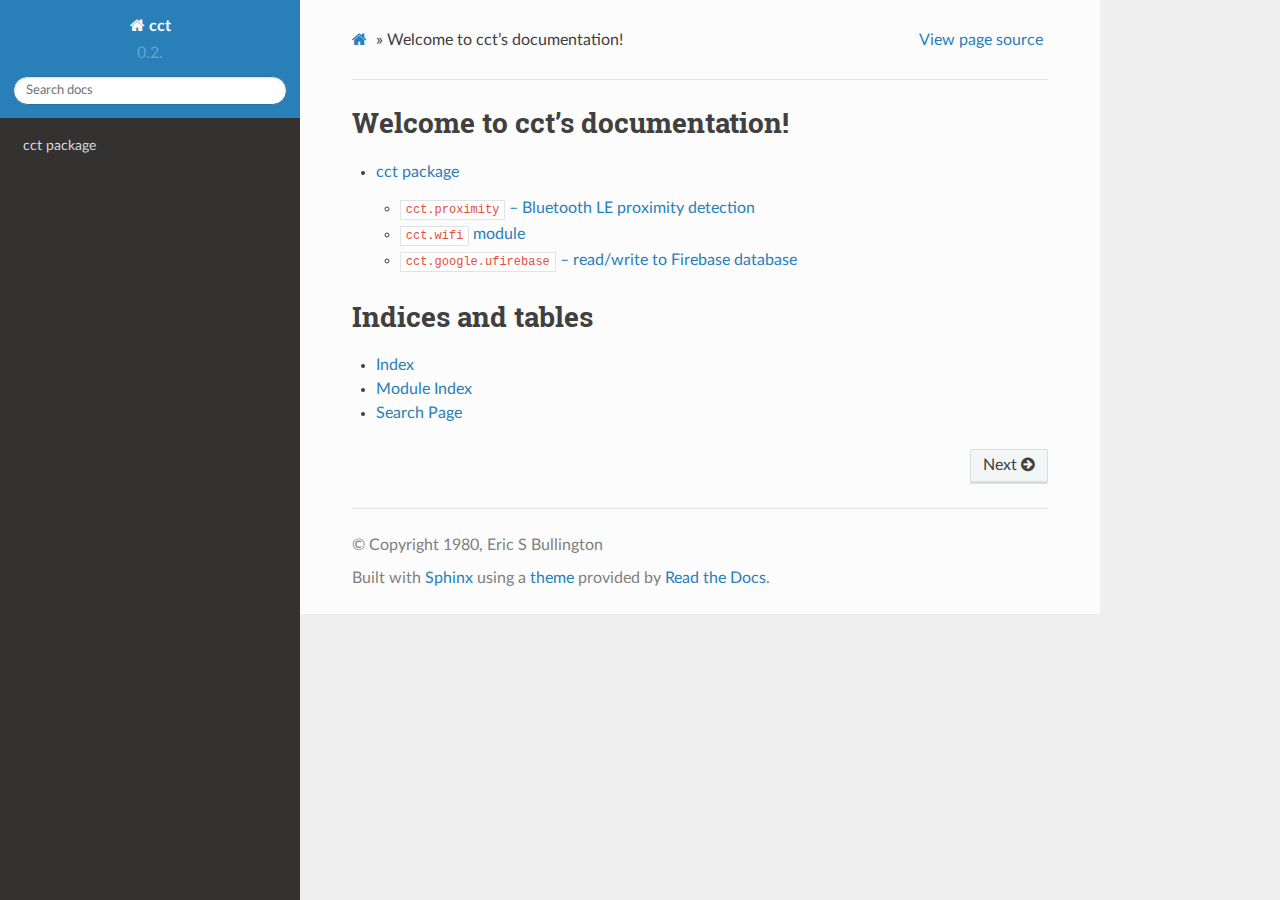
<file: index.html>
<!DOCTYPE html>
<html class="writer-html5" lang="en" >
<head>
  <meta charset="utf-8">
  
  <meta name="viewport" content="width=device-width, initial-scale=1.0">
  
  <title>Welcome to cct’s documentation! &mdash; cct 0.2.11 documentation</title>
  

  
  <link rel="stylesheet" href="_static/css/theme.css" type="text/css" />
  <link rel="stylesheet" href="_static/pygments.css" type="text/css" />

  
  
  
  

  
  <!--[if lt IE 9]>
    <script src="_static/js/html5shiv.min.js"></script>
  <![endif]-->
  
    
      <script type="text/javascript" id="documentation_options" data-url_root="./" src="_static/documentation_options.js"></script>
        <script src="_static/jquery.js"></script>
        <script src="_static/underscore.js"></script>
        <script src="_static/doctools.js"></script>
        <script src="_static/language_data.js"></script>
    
    <script type="text/javascript" src="_static/js/theme.js"></script>

    
    <link rel="index" title="Index" href="genindex.html" />
    <link rel="search" title="Search" href="search.html" />
    <link rel="next" title="cct package" href="cct.html" /> 
</head>

<body class="wy-body-for-nav">

   
  <div class="wy-grid-for-nav">
    
    <nav data-toggle="wy-nav-shift" class="wy-nav-side">
      <div class="wy-side-scroll">
        <div class="wy-side-nav-search" >
          

          
            <a href="#" class="icon icon-home" alt="Documentation Home"> cct
          

          
          </a>

          
            
            
              <div class="version">
                0.2.
              </div>
            
          

          
<div role="search">
  <form id="rtd-search-form" class="wy-form" action="search.html" method="get">
    <input type="text" name="q" placeholder="Search docs" />
    <input type="hidden" name="check_keywords" value="yes" />
    <input type="hidden" name="area" value="default" />
  </form>
</div>

          
        </div>

        
        <div class="wy-menu wy-menu-vertical" data-spy="affix" role="navigation" aria-label="main navigation">
          
            
            
              
            
            
              <ul>
<li class="toctree-l1"><a class="reference internal" href="cct.html">cct package</a></li>
</ul>

            
          
        </div>
        
      </div>
    </nav>

    <section data-toggle="wy-nav-shift" class="wy-nav-content-wrap">

      
      <nav class="wy-nav-top" aria-label="top navigation">
        
          <i data-toggle="wy-nav-top" class="fa fa-bars"></i>
          <a href="#">cct</a>
        
      </nav>


      <div class="wy-nav-content">
        
        <div class="rst-content">
        
          















<div role="navigation" aria-label="breadcrumbs navigation">

  <ul class="wy-breadcrumbs">
    
      <li><a href="#" class="icon icon-home"></a> &raquo;</li>
        
      <li>Welcome to cct’s documentation!</li>
    
    
      <li class="wy-breadcrumbs-aside">
        
            
            <a href="_sources/index.rst.txt" rel="nofollow"> View page source</a>
          
        
      </li>
    
  </ul>

  
  <hr/>
</div>
          <div role="main" class="document" itemscope="itemscope" itemtype="http://schema.org/Article">
           <div itemprop="articleBody">
            
  <div class="section" id="welcome-to-cct-s-documentation">
<h1>Welcome to cct’s documentation!<a class="headerlink" href="#welcome-to-cct-s-documentation" title="Permalink to this headline">¶</a></h1>
<div class="toctree-wrapper compound">
<ul>
<li class="toctree-l1"><a class="reference internal" href="cct.html">cct package</a><ul>
<li class="toctree-l2"><a class="reference internal" href="cct.html#module-cct.proximity"><code class="docutils literal notranslate"><span class="pre">cct.proximity</span></code> – Bluetooth LE proximity detection</a></li>
<li class="toctree-l2"><a class="reference internal" href="cct.html#cct-wifi-module"><code class="docutils literal notranslate"><span class="pre">cct.wifi</span></code> module</a></li>
<li class="toctree-l2"><a class="reference internal" href="cct.html#cct-google-ufirebase-read-write-to-firebase-database"><code class="docutils literal notranslate"><span class="pre">cct.google.ufirebase</span></code> – read/write to Firebase database</a></li>
</ul>
</li>
</ul>
</div>
</div>
<div class="section" id="indices-and-tables">
<h1>Indices and tables<a class="headerlink" href="#indices-and-tables" title="Permalink to this headline">¶</a></h1>
<ul class="simple">
<li><p><a class="reference internal" href="genindex.html"><span class="std std-ref">Index</span></a></p></li>
<li><p><a class="reference internal" href="py-modindex.html"><span class="std std-ref">Module Index</span></a></p></li>
<li><p><a class="reference internal" href="search.html"><span class="std std-ref">Search Page</span></a></p></li>
</ul>
</div>


           </div>
           
          </div>
          <footer>
  
    <div class="rst-footer-buttons" role="navigation" aria-label="footer navigation">
      
        <a href="cct.html" class="btn btn-neutral float-right" title="cct package" accesskey="n" rel="next">Next <span class="fa fa-arrow-circle-right"></span></a>
      
      
    </div>
  

  <hr/>

  <div role="contentinfo">
    <p>
        
        &copy; Copyright 1980, Eric S Bullington

    </p>
  </div>
    
    
    
    Built with <a href="http://sphinx-doc.org/">Sphinx</a> using a
    
    <a href="https://github.com/rtfd/sphinx_rtd_theme">theme</a>
    
    provided by <a href="https://readthedocs.org">Read the Docs</a>. 

</footer>

        </div>
      </div>

    </section>

  </div>
  

  <script type="text/javascript">
      jQuery(function () {
          SphinxRtdTheme.Navigation.enable(true);
      });
  </script>

  
  
    
   

</body>
</html>
</file>
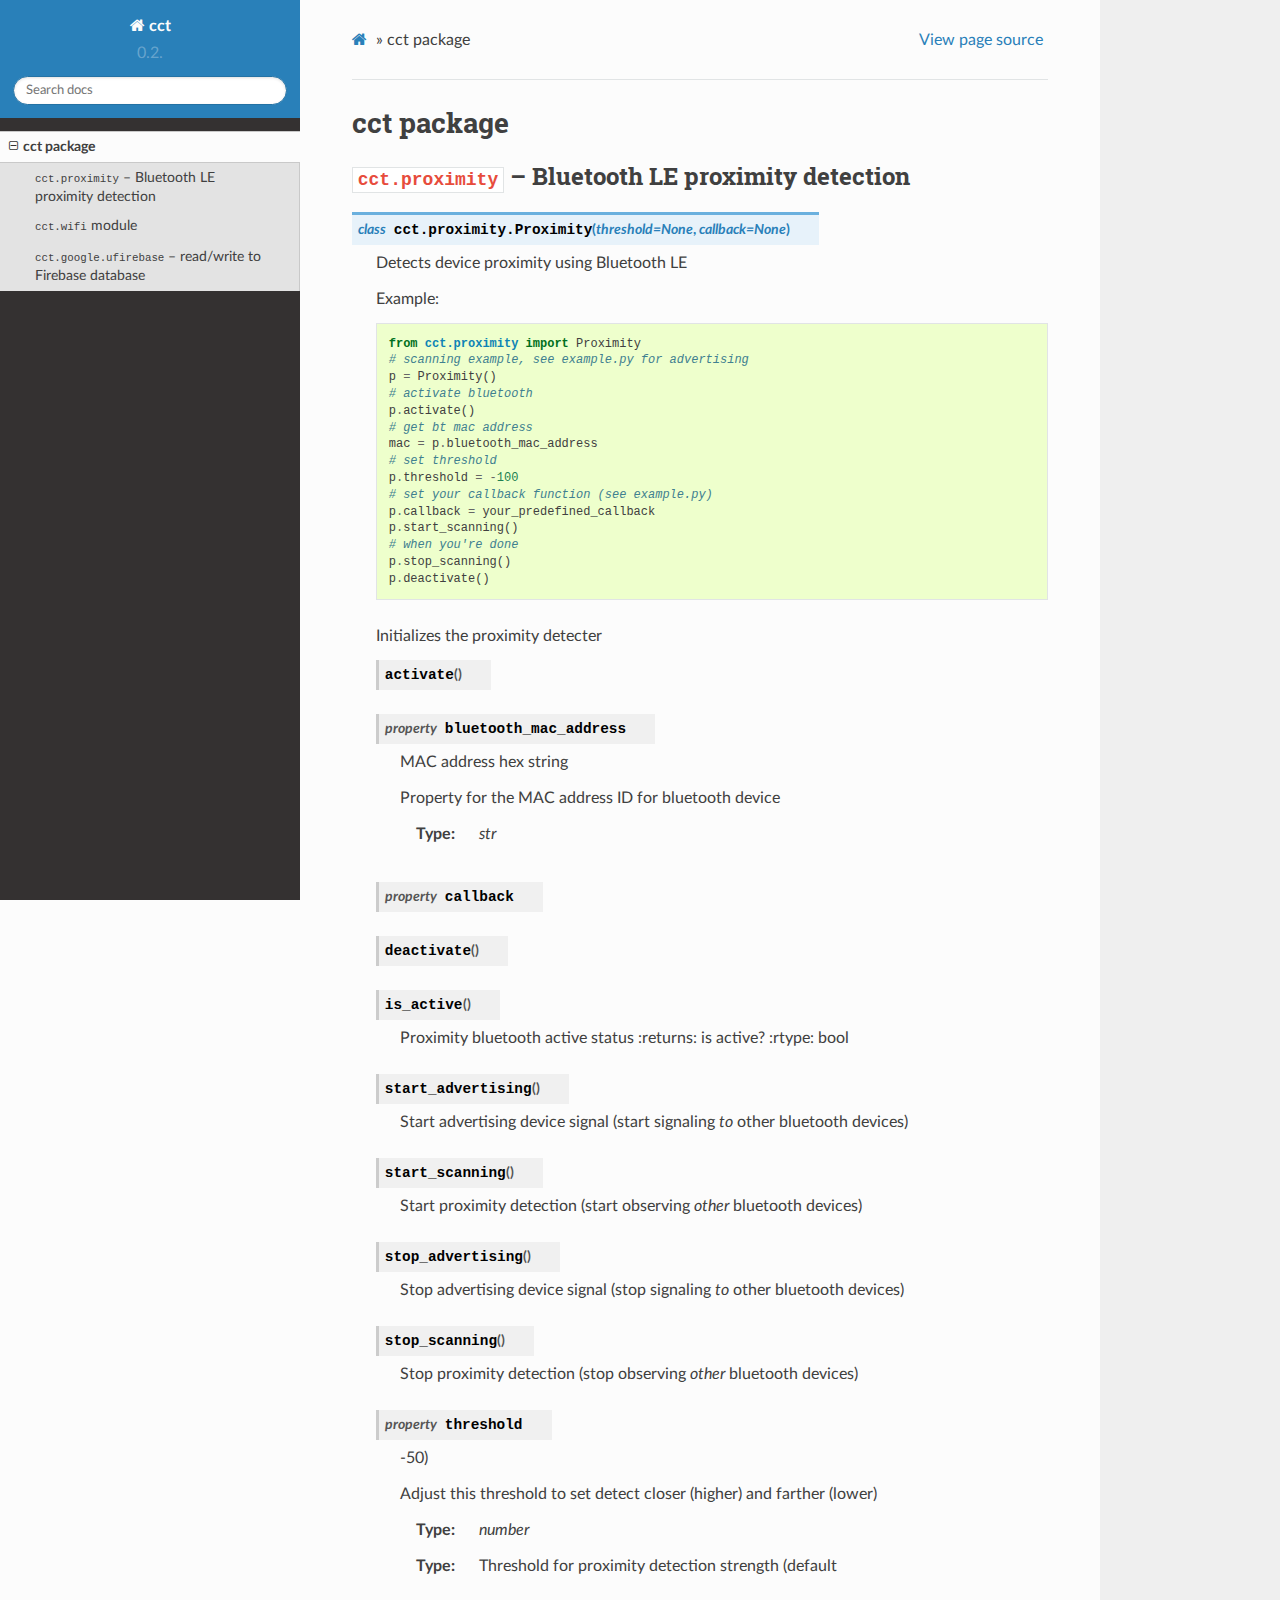
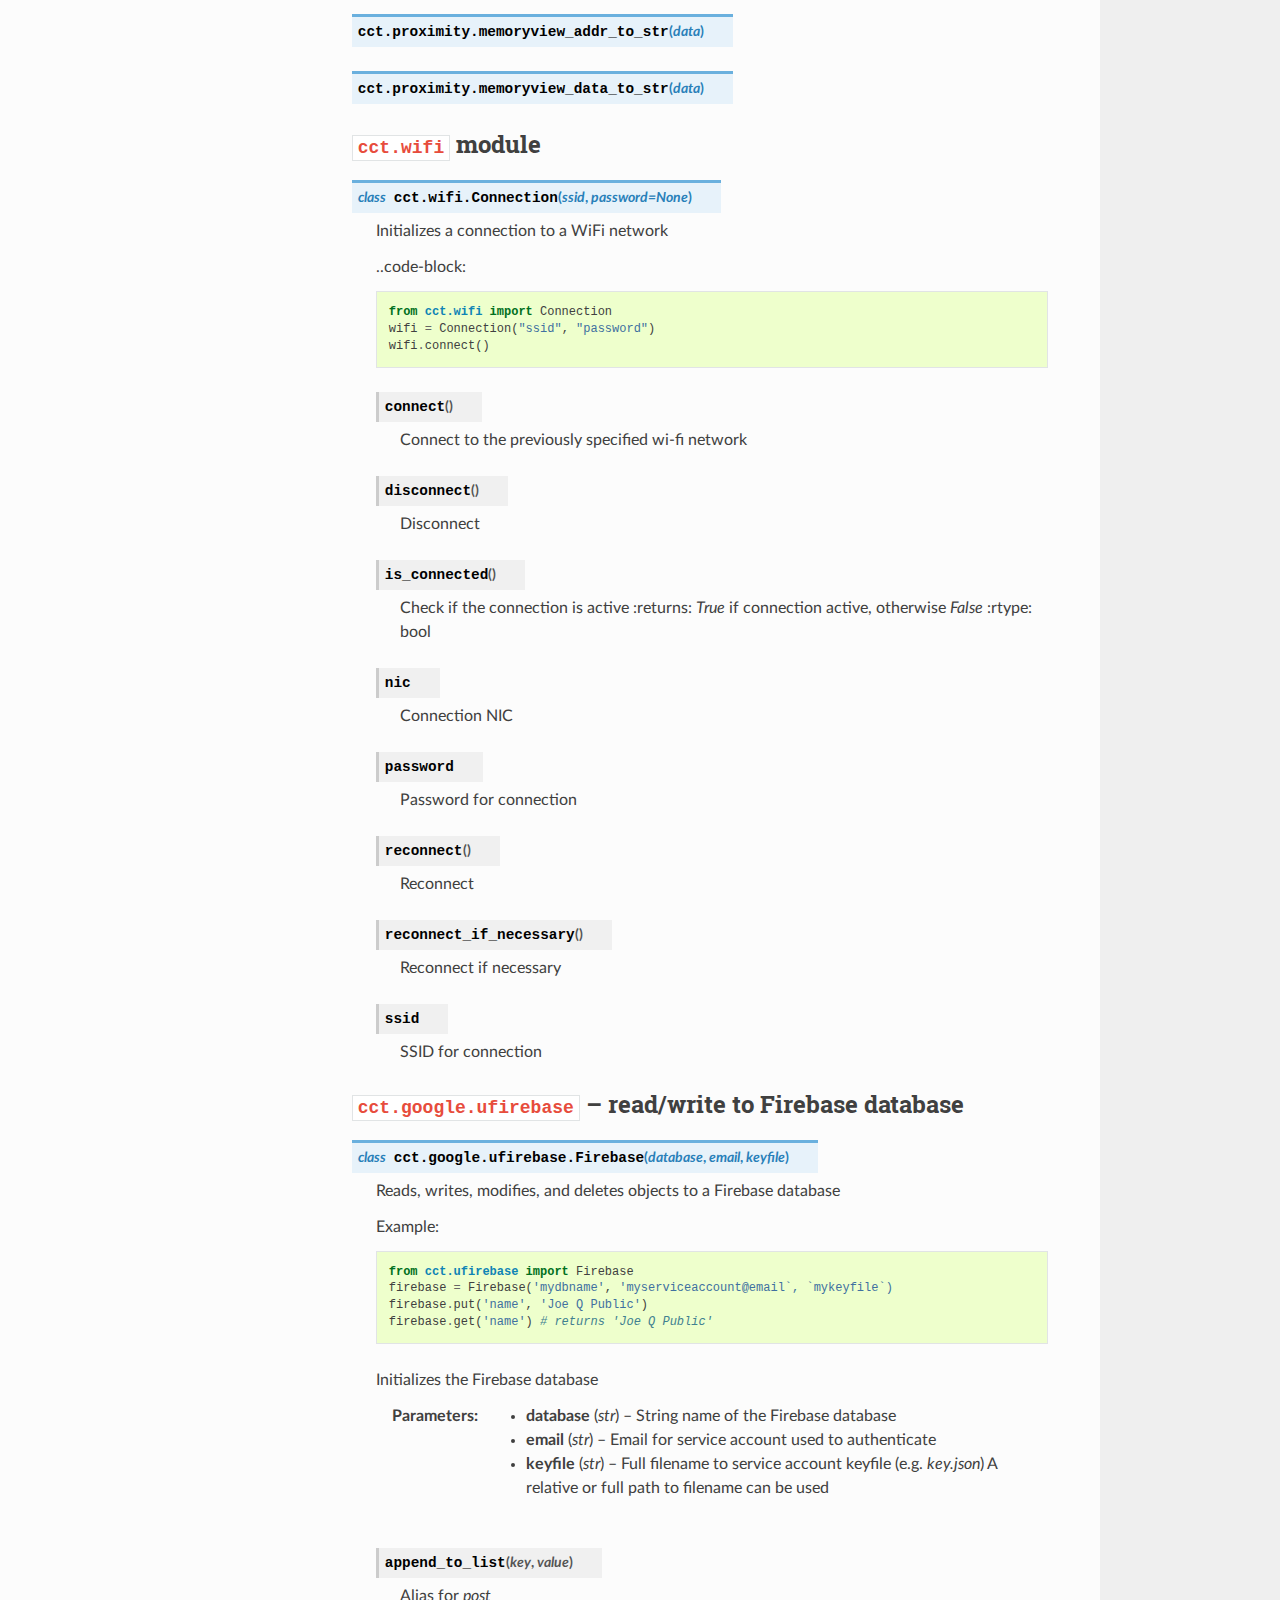
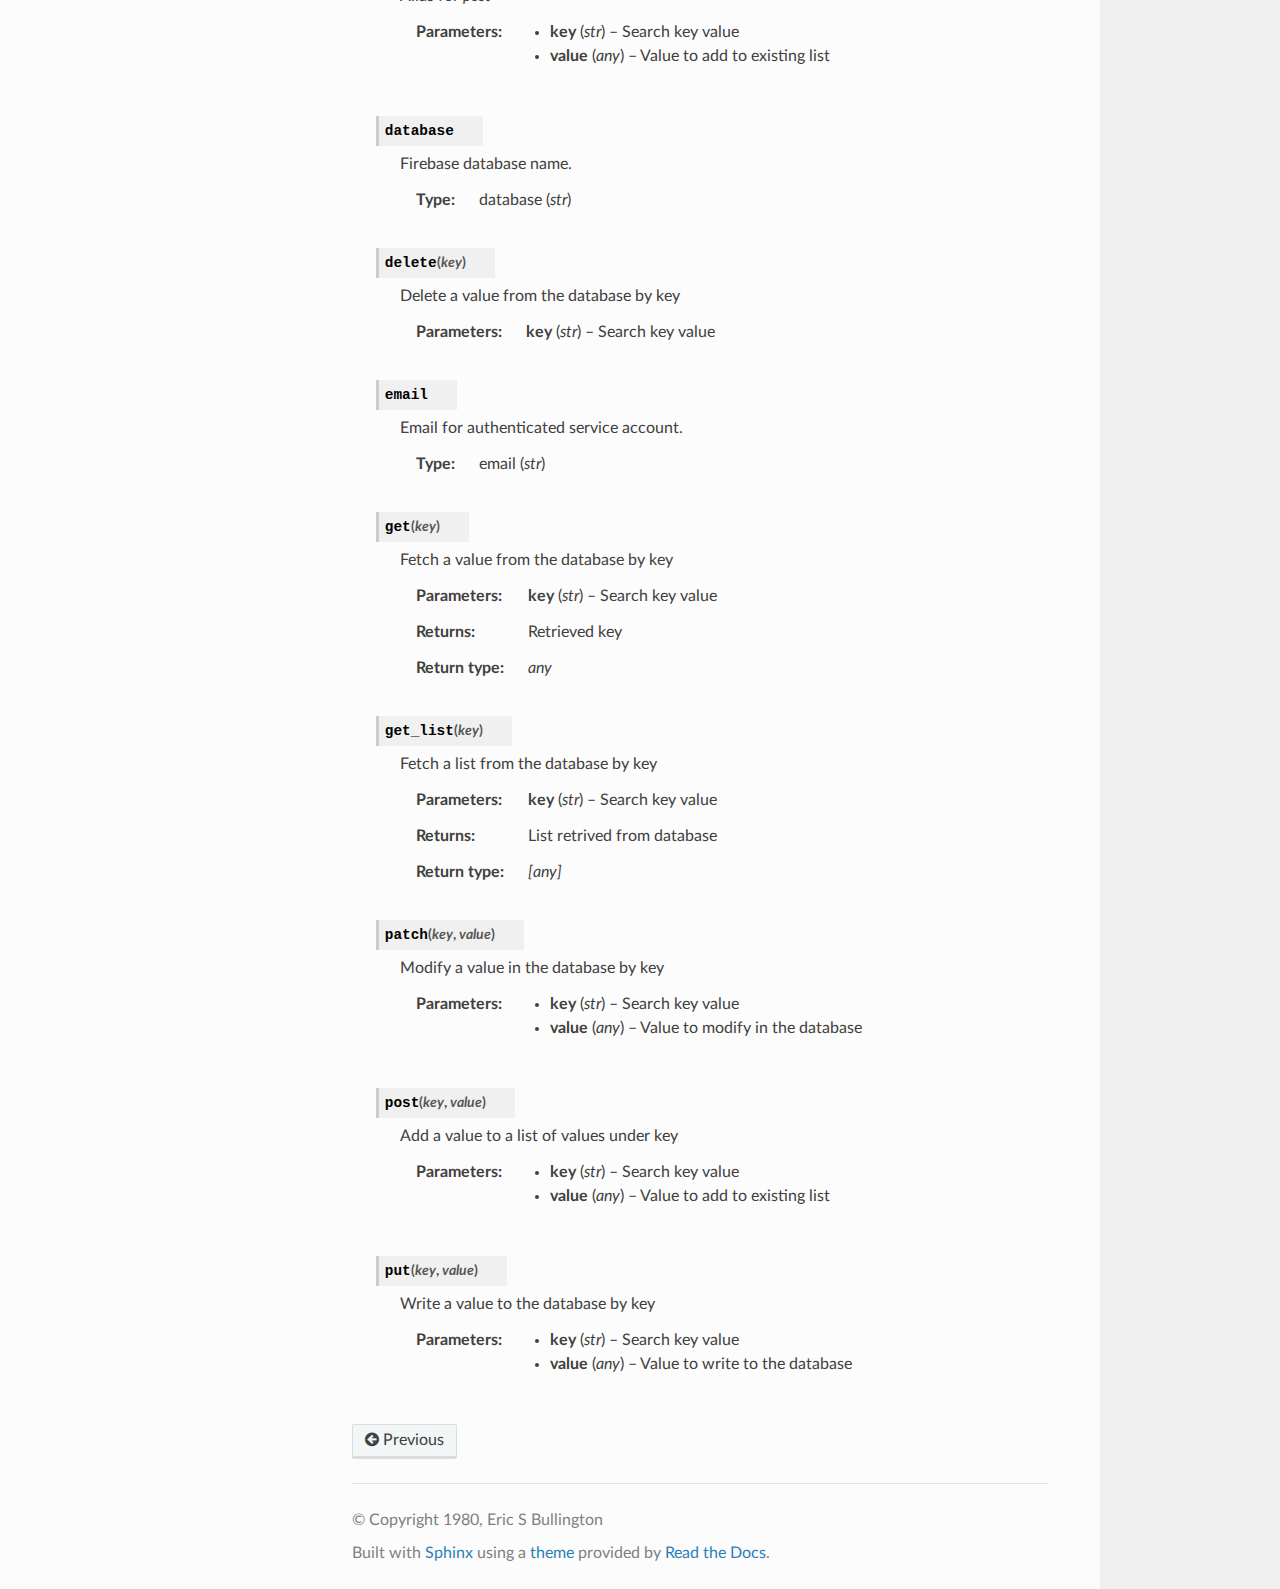
<file: cct.html>
<!DOCTYPE html>
<html class="writer-html5" lang="en" >
<head>
  <meta charset="utf-8">
  
  <meta name="viewport" content="width=device-width, initial-scale=1.0">
  
  <title>cct package &mdash; cct 0.2.11 documentation</title>
  

  
  <link rel="stylesheet" href="_static/css/theme.css" type="text/css" />
  <link rel="stylesheet" href="_static/pygments.css" type="text/css" />

  
  
  
  

  
  <!--[if lt IE 9]>
    <script src="_static/js/html5shiv.min.js"></script>
  <![endif]-->
  
    
      <script type="text/javascript" id="documentation_options" data-url_root="./" src="_static/documentation_options.js"></script>
        <script src="_static/jquery.js"></script>
        <script src="_static/underscore.js"></script>
        <script src="_static/doctools.js"></script>
        <script src="_static/language_data.js"></script>
    
    <script type="text/javascript" src="_static/js/theme.js"></script>

    
    <link rel="index" title="Index" href="genindex.html" />
    <link rel="search" title="Search" href="search.html" />
    <link rel="prev" title="Welcome to cct’s documentation!" href="index.html" /> 
</head>

<body class="wy-body-for-nav">

   
  <div class="wy-grid-for-nav">
    
    <nav data-toggle="wy-nav-shift" class="wy-nav-side">
      <div class="wy-side-scroll">
        <div class="wy-side-nav-search" >
          

          
            <a href="index.html" class="icon icon-home" alt="Documentation Home"> cct
          

          
          </a>

          
            
            
              <div class="version">
                0.2.
              </div>
            
          

          
<div role="search">
  <form id="rtd-search-form" class="wy-form" action="search.html" method="get">
    <input type="text" name="q" placeholder="Search docs" />
    <input type="hidden" name="check_keywords" value="yes" />
    <input type="hidden" name="area" value="default" />
  </form>
</div>

          
        </div>

        
        <div class="wy-menu wy-menu-vertical" data-spy="affix" role="navigation" aria-label="main navigation">
          
            
            
              
            
            
              <ul class="current">
<li class="toctree-l1 current"><a class="current reference internal" href="#">cct package</a><ul>
<li class="toctree-l2"><a class="reference internal" href="#module-cct.proximity"><code class="docutils literal notranslate"><span class="pre">cct.proximity</span></code> – Bluetooth LE proximity detection</a></li>
<li class="toctree-l2"><a class="reference internal" href="#cct-wifi-module"><code class="docutils literal notranslate"><span class="pre">cct.wifi</span></code> module</a></li>
<li class="toctree-l2"><a class="reference internal" href="#cct-google-ufirebase-read-write-to-firebase-database"><code class="docutils literal notranslate"><span class="pre">cct.google.ufirebase</span></code> – read/write to Firebase database</a></li>
</ul>
</li>
</ul>

            
          
        </div>
        
      </div>
    </nav>

    <section data-toggle="wy-nav-shift" class="wy-nav-content-wrap">

      
      <nav class="wy-nav-top" aria-label="top navigation">
        
          <i data-toggle="wy-nav-top" class="fa fa-bars"></i>
          <a href="index.html">cct</a>
        
      </nav>


      <div class="wy-nav-content">
        
        <div class="rst-content">
        
          















<div role="navigation" aria-label="breadcrumbs navigation">

  <ul class="wy-breadcrumbs">
    
      <li><a href="index.html" class="icon icon-home"></a> &raquo;</li>
        
      <li>cct package</li>
    
    
      <li class="wy-breadcrumbs-aside">
        
            
            <a href="_sources/cct.rst.txt" rel="nofollow"> View page source</a>
          
        
      </li>
    
  </ul>

  
  <hr/>
</div>
          <div role="main" class="document" itemscope="itemscope" itemtype="http://schema.org/Article">
           <div itemprop="articleBody">
            
  <div class="section" id="cct-package">
<h1>cct package<a class="headerlink" href="#cct-package" title="Permalink to this headline">¶</a></h1>
<div class="section" id="module-cct.proximity">
<span id="cct-proximity-bluetooth-le-proximity-detection"></span><h2><code class="docutils literal notranslate"><span class="pre">cct.proximity</span></code> – Bluetooth LE proximity detection<a class="headerlink" href="#module-cct.proximity" title="Permalink to this headline">¶</a></h2>
<dl class="py class">
<dt id="cct.proximity.Proximity">
<em class="property">class </em><code class="sig-prename descclassname">cct.proximity.</code><code class="sig-name descname">Proximity</code><span class="sig-paren">(</span><em class="sig-param"><span class="n">threshold</span><span class="o">=</span><span class="default_value">None</span></em>, <em class="sig-param"><span class="n">callback</span><span class="o">=</span><span class="default_value">None</span></em><span class="sig-paren">)</span><a class="headerlink" href="#cct.proximity.Proximity" title="Permalink to this definition">¶</a></dt>
<dd><p>Detects device proximity using Bluetooth LE</p>
<p>Example:</p>
<div class="highlight-default notranslate"><div class="highlight"><pre><span></span><span class="kn">from</span> <span class="nn">cct.proximity</span> <span class="kn">import</span> <span class="n">Proximity</span>
<span class="c1"># scanning example, see example.py for advertising</span>
<span class="n">p</span> <span class="o">=</span> <span class="n">Proximity</span><span class="p">()</span>
<span class="c1"># activate bluetooth</span>
<span class="n">p</span><span class="o">.</span><span class="n">activate</span><span class="p">()</span>
<span class="c1"># get bt mac address</span>
<span class="n">mac</span> <span class="o">=</span> <span class="n">p</span><span class="o">.</span><span class="n">bluetooth_mac_address</span>
<span class="c1"># set threshold</span>
<span class="n">p</span><span class="o">.</span><span class="n">threshold</span> <span class="o">=</span> <span class="o">-</span><span class="mi">100</span>
<span class="c1"># set your callback function (see example.py)</span>
<span class="n">p</span><span class="o">.</span><span class="n">callback</span> <span class="o">=</span> <span class="n">your_predefined_callback</span>
<span class="n">p</span><span class="o">.</span><span class="n">start_scanning</span><span class="p">()</span>
<span class="c1"># when you&#39;re done</span>
<span class="n">p</span><span class="o">.</span><span class="n">stop_scanning</span><span class="p">()</span>
<span class="n">p</span><span class="o">.</span><span class="n">deactivate</span><span class="p">()</span>
</pre></div>
</div>
<p>Initializes the proximity detecter</p>
<dl class="py method">
<dt id="cct.proximity.Proximity.activate">
<code class="sig-name descname">activate</code><span class="sig-paren">(</span><span class="sig-paren">)</span><a class="headerlink" href="#cct.proximity.Proximity.activate" title="Permalink to this definition">¶</a></dt>
<dd></dd></dl>

<dl class="py method">
<dt id="cct.proximity.Proximity.bluetooth_mac_address">
<em class="property">property </em><code class="sig-name descname">bluetooth_mac_address</code><a class="headerlink" href="#cct.proximity.Proximity.bluetooth_mac_address" title="Permalink to this definition">¶</a></dt>
<dd><p>MAC address hex string</p>
<p>Property for the MAC address ID for bluetooth device</p>
<dl class="field-list simple">
<dt class="field-odd">Type</dt>
<dd class="field-odd"><p><cite>str</cite></p>
</dd>
</dl>
</dd></dl>

<dl class="py method">
<dt id="cct.proximity.Proximity.callback">
<em class="property">property </em><code class="sig-name descname">callback</code><a class="headerlink" href="#cct.proximity.Proximity.callback" title="Permalink to this definition">¶</a></dt>
<dd></dd></dl>

<dl class="py method">
<dt id="cct.proximity.Proximity.deactivate">
<code class="sig-name descname">deactivate</code><span class="sig-paren">(</span><span class="sig-paren">)</span><a class="headerlink" href="#cct.proximity.Proximity.deactivate" title="Permalink to this definition">¶</a></dt>
<dd></dd></dl>

<dl class="py method">
<dt id="cct.proximity.Proximity.is_active">
<code class="sig-name descname">is_active</code><span class="sig-paren">(</span><span class="sig-paren">)</span><a class="headerlink" href="#cct.proximity.Proximity.is_active" title="Permalink to this definition">¶</a></dt>
<dd><p>Proximity bluetooth active status
:returns: is active?
:rtype: bool</p>
</dd></dl>

<dl class="py method">
<dt id="cct.proximity.Proximity.start_advertising">
<code class="sig-name descname">start_advertising</code><span class="sig-paren">(</span><span class="sig-paren">)</span><a class="headerlink" href="#cct.proximity.Proximity.start_advertising" title="Permalink to this definition">¶</a></dt>
<dd><p>Start advertising device signal (start signaling <em>to</em> other bluetooth devices)</p>
</dd></dl>

<dl class="py method">
<dt id="cct.proximity.Proximity.start_scanning">
<code class="sig-name descname">start_scanning</code><span class="sig-paren">(</span><span class="sig-paren">)</span><a class="headerlink" href="#cct.proximity.Proximity.start_scanning" title="Permalink to this definition">¶</a></dt>
<dd><p>Start proximity detection (start observing <em>other</em> bluetooth devices)</p>
</dd></dl>

<dl class="py method">
<dt id="cct.proximity.Proximity.stop_advertising">
<code class="sig-name descname">stop_advertising</code><span class="sig-paren">(</span><span class="sig-paren">)</span><a class="headerlink" href="#cct.proximity.Proximity.stop_advertising" title="Permalink to this definition">¶</a></dt>
<dd><p>Stop advertising device signal (stop signaling <em>to</em> other bluetooth devices)</p>
</dd></dl>

<dl class="py method">
<dt id="cct.proximity.Proximity.stop_scanning">
<code class="sig-name descname">stop_scanning</code><span class="sig-paren">(</span><span class="sig-paren">)</span><a class="headerlink" href="#cct.proximity.Proximity.stop_scanning" title="Permalink to this definition">¶</a></dt>
<dd><p>Stop proximity detection (stop observing <em>other</em> bluetooth devices)</p>
</dd></dl>

<dl class="py method">
<dt id="cct.proximity.Proximity.threshold">
<em class="property">property </em><code class="sig-name descname">threshold</code><a class="headerlink" href="#cct.proximity.Proximity.threshold" title="Permalink to this definition">¶</a></dt>
<dd><p>-50)</p>
<p>Adjust this threshold to set detect closer (higher) and farther (lower)</p>
<dl class="field-list simple">
<dt class="field-odd">Type</dt>
<dd class="field-odd"><p><cite>number</cite></p>
</dd>
<dt class="field-even">Type</dt>
<dd class="field-even"><p>Threshold for proximity detection strength (default</p>
</dd>
</dl>
</dd></dl>

</dd></dl>

<dl class="py function">
<dt id="cct.proximity.memoryview_addr_to_str">
<code class="sig-prename descclassname">cct.proximity.</code><code class="sig-name descname">memoryview_addr_to_str</code><span class="sig-paren">(</span><em class="sig-param"><span class="n">data</span></em><span class="sig-paren">)</span><a class="headerlink" href="#cct.proximity.memoryview_addr_to_str" title="Permalink to this definition">¶</a></dt>
<dd></dd></dl>

<dl class="py function">
<dt id="cct.proximity.memoryview_data_to_str">
<code class="sig-prename descclassname">cct.proximity.</code><code class="sig-name descname">memoryview_data_to_str</code><span class="sig-paren">(</span><em class="sig-param"><span class="n">data</span></em><span class="sig-paren">)</span><a class="headerlink" href="#cct.proximity.memoryview_data_to_str" title="Permalink to this definition">¶</a></dt>
<dd></dd></dl>

</div>
<div class="section" id="cct-wifi-module">
<h2><code class="docutils literal notranslate"><span class="pre">cct.wifi</span></code> module<a class="headerlink" href="#cct-wifi-module" title="Permalink to this headline">¶</a></h2>
<dl class="py class">
<dt id="cct.wifi.Connection">
<em class="property">class </em><code class="sig-prename descclassname">cct.wifi.</code><code class="sig-name descname">Connection</code><span class="sig-paren">(</span><em class="sig-param"><span class="n">ssid</span></em>, <em class="sig-param"><span class="n">password</span><span class="o">=</span><span class="default_value">None</span></em><span class="sig-paren">)</span><a class="headerlink" href="#cct.wifi.Connection" title="Permalink to this definition">¶</a></dt>
<dd><p>Initializes a connection to a WiFi network</p>
<p>..code-block:</p>
<div class="highlight-default notranslate"><div class="highlight"><pre><span></span><span class="kn">from</span> <span class="nn">cct.wifi</span> <span class="kn">import</span> <span class="n">Connection</span>
<span class="n">wifi</span> <span class="o">=</span> <span class="n">Connection</span><span class="p">(</span><span class="s2">&quot;ssid&quot;</span><span class="p">,</span> <span class="s2">&quot;password&quot;</span><span class="p">)</span>
<span class="n">wifi</span><span class="o">.</span><span class="n">connect</span><span class="p">()</span>
</pre></div>
</div>
<dl class="py method">
<dt id="cct.wifi.Connection.connect">
<code class="sig-name descname">connect</code><span class="sig-paren">(</span><span class="sig-paren">)</span><a class="headerlink" href="#cct.wifi.Connection.connect" title="Permalink to this definition">¶</a></dt>
<dd><p>Connect to the previously specified wi-fi network</p>
</dd></dl>

<dl class="py method">
<dt id="cct.wifi.Connection.disconnect">
<code class="sig-name descname">disconnect</code><span class="sig-paren">(</span><span class="sig-paren">)</span><a class="headerlink" href="#cct.wifi.Connection.disconnect" title="Permalink to this definition">¶</a></dt>
<dd><p>Disconnect</p>
</dd></dl>

<dl class="py method">
<dt id="cct.wifi.Connection.is_connected">
<code class="sig-name descname">is_connected</code><span class="sig-paren">(</span><span class="sig-paren">)</span><a class="headerlink" href="#cct.wifi.Connection.is_connected" title="Permalink to this definition">¶</a></dt>
<dd><p>Check if the connection is active
:returns: <cite>True</cite> if connection active, otherwise <cite>False</cite>
:rtype: bool</p>
</dd></dl>

<dl class="py attribute">
<dt id="cct.wifi.Connection.nic">
<code class="sig-name descname">nic</code><a class="headerlink" href="#cct.wifi.Connection.nic" title="Permalink to this definition">¶</a></dt>
<dd><p>Connection NIC</p>
</dd></dl>

<dl class="py attribute">
<dt id="cct.wifi.Connection.password">
<code class="sig-name descname">password</code><a class="headerlink" href="#cct.wifi.Connection.password" title="Permalink to this definition">¶</a></dt>
<dd><p>Password for connection</p>
</dd></dl>

<dl class="py method">
<dt id="cct.wifi.Connection.reconnect">
<code class="sig-name descname">reconnect</code><span class="sig-paren">(</span><span class="sig-paren">)</span><a class="headerlink" href="#cct.wifi.Connection.reconnect" title="Permalink to this definition">¶</a></dt>
<dd><p>Reconnect</p>
</dd></dl>

<dl class="py method">
<dt id="cct.wifi.Connection.reconnect_if_necessary">
<code class="sig-name descname">reconnect_if_necessary</code><span class="sig-paren">(</span><span class="sig-paren">)</span><a class="headerlink" href="#cct.wifi.Connection.reconnect_if_necessary" title="Permalink to this definition">¶</a></dt>
<dd><p>Reconnect if necessary</p>
</dd></dl>

<dl class="py attribute">
<dt id="cct.wifi.Connection.ssid">
<code class="sig-name descname">ssid</code><a class="headerlink" href="#cct.wifi.Connection.ssid" title="Permalink to this definition">¶</a></dt>
<dd><p>SSID for connection</p>
</dd></dl>

</dd></dl>

</div>
<div class="section" id="cct-google-ufirebase-read-write-to-firebase-database">
<h2><code class="docutils literal notranslate"><span class="pre">cct.google.ufirebase</span></code> – read/write to Firebase database<a class="headerlink" href="#cct-google-ufirebase-read-write-to-firebase-database" title="Permalink to this headline">¶</a></h2>
<dl class="py class">
<dt id="cct.google.ufirebase.Firebase">
<em class="property">class </em><code class="sig-prename descclassname">cct.google.ufirebase.</code><code class="sig-name descname">Firebase</code><span class="sig-paren">(</span><em class="sig-param"><span class="n">database</span></em>, <em class="sig-param"><span class="n">email</span></em>, <em class="sig-param"><span class="n">keyfile</span></em><span class="sig-paren">)</span><a class="headerlink" href="#cct.google.ufirebase.Firebase" title="Permalink to this definition">¶</a></dt>
<dd><p>Reads, writes, modifies, and deletes objects to a Firebase database</p>
<p>Example:</p>
<div class="highlight-default notranslate"><div class="highlight"><pre><span></span><span class="kn">from</span> <span class="nn">cct.ufirebase</span> <span class="kn">import</span> <span class="n">Firebase</span>
<span class="n">firebase</span> <span class="o">=</span> <span class="n">Firebase</span><span class="p">(</span><span class="s1">&#39;mydbname&#39;</span><span class="p">,</span> <span class="s1">&#39;myserviceaccount@email`, `mykeyfile`)</span>
<span class="n">firebase</span><span class="o">.</span><span class="n">put</span><span class="p">(</span><span class="s1">&#39;name&#39;</span><span class="p">,</span> <span class="s1">&#39;Joe Q Public&#39;</span><span class="p">)</span>
<span class="n">firebase</span><span class="o">.</span><span class="n">get</span><span class="p">(</span><span class="s1">&#39;name&#39;</span><span class="p">)</span> <span class="c1"># returns &#39;Joe Q Public&#39;</span>
</pre></div>
</div>
<p>Initializes the Firebase database</p>
<dl class="field-list simple">
<dt class="field-odd">Parameters</dt>
<dd class="field-odd"><ul class="simple">
<li><p><strong>database</strong> (<cite>str</cite>) – String name of the Firebase database</p></li>
<li><p><strong>email</strong> (<cite>str</cite>) – Email for service account used to authenticate</p></li>
<li><p><strong>keyfile</strong> (<cite>str</cite>) – Full filename to service account keyfile (e.g. <cite>key.json</cite>)
A relative or full path to filename can be used</p></li>
</ul>
</dd>
</dl>
<dl class="py method">
<dt id="cct.google.ufirebase.Firebase.append_to_list">
<code class="sig-name descname">append_to_list</code><span class="sig-paren">(</span><em class="sig-param"><span class="n">key</span></em>, <em class="sig-param"><span class="n">value</span></em><span class="sig-paren">)</span><a class="headerlink" href="#cct.google.ufirebase.Firebase.append_to_list" title="Permalink to this definition">¶</a></dt>
<dd><p>Alias for <cite>post</cite></p>
<dl class="field-list simple">
<dt class="field-odd">Parameters</dt>
<dd class="field-odd"><ul class="simple">
<li><p><strong>key</strong> (<cite>str</cite>) – Search key value</p></li>
<li><p><strong>value</strong> (<cite>any</cite>) – Value to add to existing list</p></li>
</ul>
</dd>
</dl>
</dd></dl>

<dl class="py attribute">
<dt id="cct.google.ufirebase.Firebase.database">
<code class="sig-name descname">database</code><a class="headerlink" href="#cct.google.ufirebase.Firebase.database" title="Permalink to this definition">¶</a></dt>
<dd><p>Firebase database name.</p>
<dl class="field-list simple">
<dt class="field-odd">Type</dt>
<dd class="field-odd"><p>database (<cite>str</cite>)</p>
</dd>
</dl>
</dd></dl>

<dl class="py method">
<dt id="cct.google.ufirebase.Firebase.delete">
<code class="sig-name descname">delete</code><span class="sig-paren">(</span><em class="sig-param"><span class="n">key</span></em><span class="sig-paren">)</span><a class="headerlink" href="#cct.google.ufirebase.Firebase.delete" title="Permalink to this definition">¶</a></dt>
<dd><p>Delete a value from the database by key</p>
<dl class="field-list simple">
<dt class="field-odd">Parameters</dt>
<dd class="field-odd"><p><strong>key</strong> (<cite>str</cite>) – Search key value</p>
</dd>
</dl>
</dd></dl>

<dl class="py attribute">
<dt id="cct.google.ufirebase.Firebase.email">
<code class="sig-name descname">email</code><a class="headerlink" href="#cct.google.ufirebase.Firebase.email" title="Permalink to this definition">¶</a></dt>
<dd><p>Email for authenticated service account.</p>
<dl class="field-list simple">
<dt class="field-odd">Type</dt>
<dd class="field-odd"><p>email (<cite>str</cite>)</p>
</dd>
</dl>
</dd></dl>

<dl class="py method">
<dt id="cct.google.ufirebase.Firebase.get">
<code class="sig-name descname">get</code><span class="sig-paren">(</span><em class="sig-param"><span class="n">key</span></em><span class="sig-paren">)</span><a class="headerlink" href="#cct.google.ufirebase.Firebase.get" title="Permalink to this definition">¶</a></dt>
<dd><p>Fetch a value from the database by key</p>
<dl class="field-list simple">
<dt class="field-odd">Parameters</dt>
<dd class="field-odd"><p><strong>key</strong> (<cite>str</cite>) – Search key value</p>
</dd>
<dt class="field-even">Returns</dt>
<dd class="field-even"><p>Retrieved  key</p>
</dd>
<dt class="field-odd">Return type</dt>
<dd class="field-odd"><p><cite>any</cite></p>
</dd>
</dl>
</dd></dl>

<dl class="py method">
<dt id="cct.google.ufirebase.Firebase.get_list">
<code class="sig-name descname">get_list</code><span class="sig-paren">(</span><em class="sig-param"><span class="n">key</span></em><span class="sig-paren">)</span><a class="headerlink" href="#cct.google.ufirebase.Firebase.get_list" title="Permalink to this definition">¶</a></dt>
<dd><p>Fetch a list from the database by key</p>
<dl class="field-list simple">
<dt class="field-odd">Parameters</dt>
<dd class="field-odd"><p><strong>key</strong> (<cite>str</cite>) – Search key value</p>
</dd>
<dt class="field-even">Returns</dt>
<dd class="field-even"><p>List retrived from database</p>
</dd>
<dt class="field-odd">Return type</dt>
<dd class="field-odd"><p><cite>[any]</cite></p>
</dd>
</dl>
</dd></dl>

<dl class="py method">
<dt id="cct.google.ufirebase.Firebase.patch">
<code class="sig-name descname">patch</code><span class="sig-paren">(</span><em class="sig-param"><span class="n">key</span></em>, <em class="sig-param"><span class="n">value</span></em><span class="sig-paren">)</span><a class="headerlink" href="#cct.google.ufirebase.Firebase.patch" title="Permalink to this definition">¶</a></dt>
<dd><p>Modify a value in the database by key</p>
<dl class="field-list simple">
<dt class="field-odd">Parameters</dt>
<dd class="field-odd"><ul class="simple">
<li><p><strong>key</strong> (<cite>str</cite>) – Search key value</p></li>
<li><p><strong>value</strong> (<cite>any</cite>) – Value to modify in the database</p></li>
</ul>
</dd>
</dl>
</dd></dl>

<dl class="py method">
<dt id="cct.google.ufirebase.Firebase.post">
<code class="sig-name descname">post</code><span class="sig-paren">(</span><em class="sig-param"><span class="n">key</span></em>, <em class="sig-param"><span class="n">value</span></em><span class="sig-paren">)</span><a class="headerlink" href="#cct.google.ufirebase.Firebase.post" title="Permalink to this definition">¶</a></dt>
<dd><p>Add a value to a list of values under key</p>
<dl class="field-list simple">
<dt class="field-odd">Parameters</dt>
<dd class="field-odd"><ul class="simple">
<li><p><strong>key</strong> (<cite>str</cite>) – Search key value</p></li>
<li><p><strong>value</strong> (<cite>any</cite>) – Value to add to existing list</p></li>
</ul>
</dd>
</dl>
</dd></dl>

<dl class="py method">
<dt id="cct.google.ufirebase.Firebase.put">
<code class="sig-name descname">put</code><span class="sig-paren">(</span><em class="sig-param"><span class="n">key</span></em>, <em class="sig-param"><span class="n">value</span></em><span class="sig-paren">)</span><a class="headerlink" href="#cct.google.ufirebase.Firebase.put" title="Permalink to this definition">¶</a></dt>
<dd><p>Write a value to the database by key</p>
<dl class="field-list simple">
<dt class="field-odd">Parameters</dt>
<dd class="field-odd"><ul class="simple">
<li><p><strong>key</strong> (<cite>str</cite>) – Search key value</p></li>
<li><p><strong>value</strong> (<cite>any</cite>) – Value to write to the database</p></li>
</ul>
</dd>
</dl>
</dd></dl>

</dd></dl>

</div>
</div>


           </div>
           
          </div>
          <footer>
  
    <div class="rst-footer-buttons" role="navigation" aria-label="footer navigation">
      
      
        <a href="index.html" class="btn btn-neutral float-left" title="Welcome to cct’s documentation!" accesskey="p" rel="prev"><span class="fa fa-arrow-circle-left"></span> Previous</a>
      
    </div>
  

  <hr/>

  <div role="contentinfo">
    <p>
        
        &copy; Copyright 1980, Eric S Bullington

    </p>
  </div>
    
    
    
    Built with <a href="http://sphinx-doc.org/">Sphinx</a> using a
    
    <a href="https://github.com/rtfd/sphinx_rtd_theme">theme</a>
    
    provided by <a href="https://readthedocs.org">Read the Docs</a>. 

</footer>

        </div>
      </div>

    </section>

  </div>
  

  <script type="text/javascript">
      jQuery(function () {
          SphinxRtdTheme.Navigation.enable(true);
      });
  </script>

  
  
    
   

</body>
</html>
</file>
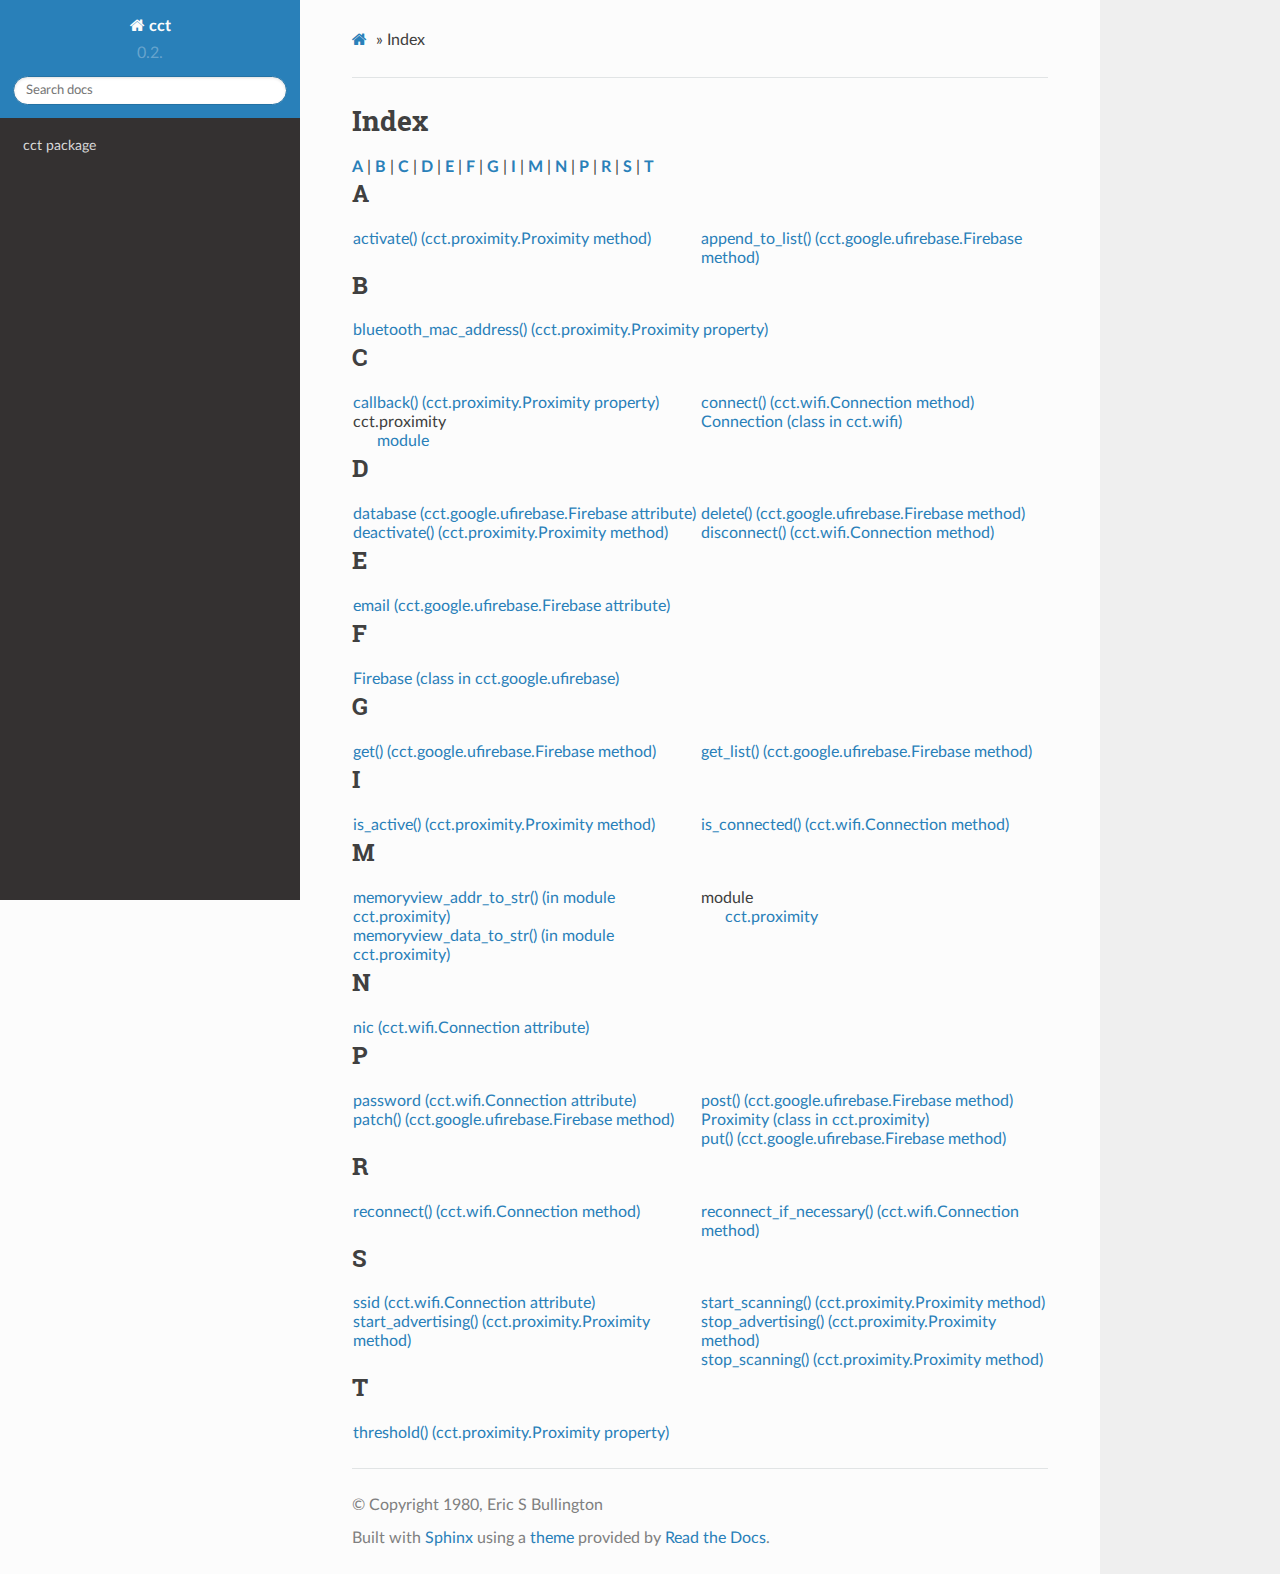
<file: genindex.html>
<!DOCTYPE html>
<html class="writer-html5" lang="en" >
<head>
  <meta charset="utf-8">
  
  <meta name="viewport" content="width=device-width, initial-scale=1.0">
  
  <title>Index &mdash; cct 0.2.11 documentation</title>
  

  
  <link rel="stylesheet" href="_static/css/theme.css" type="text/css" />
  <link rel="stylesheet" href="_static/pygments.css" type="text/css" />

  
  
  
  

  
  <!--[if lt IE 9]>
    <script src="_static/js/html5shiv.min.js"></script>
  <![endif]-->
  
    
      <script type="text/javascript" id="documentation_options" data-url_root="./" src="_static/documentation_options.js"></script>
        <script src="_static/jquery.js"></script>
        <script src="_static/underscore.js"></script>
        <script src="_static/doctools.js"></script>
        <script src="_static/language_data.js"></script>
    
    <script type="text/javascript" src="_static/js/theme.js"></script>

    
    <link rel="index" title="Index" href="#" />
    <link rel="search" title="Search" href="search.html" /> 
</head>

<body class="wy-body-for-nav">

   
  <div class="wy-grid-for-nav">
    
    <nav data-toggle="wy-nav-shift" class="wy-nav-side">
      <div class="wy-side-scroll">
        <div class="wy-side-nav-search" >
          

          
            <a href="index.html" class="icon icon-home" alt="Documentation Home"> cct
          

          
          </a>

          
            
            
              <div class="version">
                0.2.
              </div>
            
          

          
<div role="search">
  <form id="rtd-search-form" class="wy-form" action="search.html" method="get">
    <input type="text" name="q" placeholder="Search docs" />
    <input type="hidden" name="check_keywords" value="yes" />
    <input type="hidden" name="area" value="default" />
  </form>
</div>

          
        </div>

        
        <div class="wy-menu wy-menu-vertical" data-spy="affix" role="navigation" aria-label="main navigation">
          
            
            
              
            
            
              <ul>
<li class="toctree-l1"><a class="reference internal" href="cct.html">cct package</a></li>
</ul>

            
          
        </div>
        
      </div>
    </nav>

    <section data-toggle="wy-nav-shift" class="wy-nav-content-wrap">

      
      <nav class="wy-nav-top" aria-label="top navigation">
        
          <i data-toggle="wy-nav-top" class="fa fa-bars"></i>
          <a href="index.html">cct</a>
        
      </nav>


      <div class="wy-nav-content">
        
        <div class="rst-content">
        
          















<div role="navigation" aria-label="breadcrumbs navigation">

  <ul class="wy-breadcrumbs">
    
      <li><a href="index.html" class="icon icon-home"></a> &raquo;</li>
        
      <li>Index</li>
    
    
      <li class="wy-breadcrumbs-aside">
        
            
        
      </li>
    
  </ul>

  
  <hr/>
</div>
          <div role="main" class="document" itemscope="itemscope" itemtype="http://schema.org/Article">
           <div itemprop="articleBody">
            

<h1 id="index">Index</h1>

<div class="genindex-jumpbox">
 <a href="#A"><strong>A</strong></a>
 | <a href="#B"><strong>B</strong></a>
 | <a href="#C"><strong>C</strong></a>
 | <a href="#D"><strong>D</strong></a>
 | <a href="#E"><strong>E</strong></a>
 | <a href="#F"><strong>F</strong></a>
 | <a href="#G"><strong>G</strong></a>
 | <a href="#I"><strong>I</strong></a>
 | <a href="#M"><strong>M</strong></a>
 | <a href="#N"><strong>N</strong></a>
 | <a href="#P"><strong>P</strong></a>
 | <a href="#R"><strong>R</strong></a>
 | <a href="#S"><strong>S</strong></a>
 | <a href="#T"><strong>T</strong></a>
 
</div>
<h2 id="A">A</h2>
<table style="width: 100%" class="indextable genindextable"><tr>
  <td style="width: 33%; vertical-align: top;"><ul>
      <li><a href="cct.html#cct.proximity.Proximity.activate">activate() (cct.proximity.Proximity method)</a>
</li>
  </ul></td>
  <td style="width: 33%; vertical-align: top;"><ul>
      <li><a href="cct.html#cct.google.ufirebase.Firebase.append_to_list">append_to_list() (cct.google.ufirebase.Firebase method)</a>
</li>
  </ul></td>
</tr></table>

<h2 id="B">B</h2>
<table style="width: 100%" class="indextable genindextable"><tr>
  <td style="width: 33%; vertical-align: top;"><ul>
      <li><a href="cct.html#cct.proximity.Proximity.bluetooth_mac_address">bluetooth_mac_address() (cct.proximity.Proximity property)</a>
</li>
  </ul></td>
</tr></table>

<h2 id="C">C</h2>
<table style="width: 100%" class="indextable genindextable"><tr>
  <td style="width: 33%; vertical-align: top;"><ul>
      <li><a href="cct.html#cct.proximity.Proximity.callback">callback() (cct.proximity.Proximity property)</a>
</li>
      <li>
    cct.proximity

      <ul>
        <li><a href="cct.html#module-cct.proximity">module</a>
</li>
      </ul></li>
  </ul></td>
  <td style="width: 33%; vertical-align: top;"><ul>
      <li><a href="cct.html#cct.wifi.Connection.connect">connect() (cct.wifi.Connection method)</a>
</li>
      <li><a href="cct.html#cct.wifi.Connection">Connection (class in cct.wifi)</a>
</li>
  </ul></td>
</tr></table>

<h2 id="D">D</h2>
<table style="width: 100%" class="indextable genindextable"><tr>
  <td style="width: 33%; vertical-align: top;"><ul>
      <li><a href="cct.html#cct.google.ufirebase.Firebase.database">database (cct.google.ufirebase.Firebase attribute)</a>
</li>
      <li><a href="cct.html#cct.proximity.Proximity.deactivate">deactivate() (cct.proximity.Proximity method)</a>
</li>
  </ul></td>
  <td style="width: 33%; vertical-align: top;"><ul>
      <li><a href="cct.html#cct.google.ufirebase.Firebase.delete">delete() (cct.google.ufirebase.Firebase method)</a>
</li>
      <li><a href="cct.html#cct.wifi.Connection.disconnect">disconnect() (cct.wifi.Connection method)</a>
</li>
  </ul></td>
</tr></table>

<h2 id="E">E</h2>
<table style="width: 100%" class="indextable genindextable"><tr>
  <td style="width: 33%; vertical-align: top;"><ul>
      <li><a href="cct.html#cct.google.ufirebase.Firebase.email">email (cct.google.ufirebase.Firebase attribute)</a>
</li>
  </ul></td>
</tr></table>

<h2 id="F">F</h2>
<table style="width: 100%" class="indextable genindextable"><tr>
  <td style="width: 33%; vertical-align: top;"><ul>
      <li><a href="cct.html#cct.google.ufirebase.Firebase">Firebase (class in cct.google.ufirebase)</a>
</li>
  </ul></td>
</tr></table>

<h2 id="G">G</h2>
<table style="width: 100%" class="indextable genindextable"><tr>
  <td style="width: 33%; vertical-align: top;"><ul>
      <li><a href="cct.html#cct.google.ufirebase.Firebase.get">get() (cct.google.ufirebase.Firebase method)</a>
</li>
  </ul></td>
  <td style="width: 33%; vertical-align: top;"><ul>
      <li><a href="cct.html#cct.google.ufirebase.Firebase.get_list">get_list() (cct.google.ufirebase.Firebase method)</a>
</li>
  </ul></td>
</tr></table>

<h2 id="I">I</h2>
<table style="width: 100%" class="indextable genindextable"><tr>
  <td style="width: 33%; vertical-align: top;"><ul>
      <li><a href="cct.html#cct.proximity.Proximity.is_active">is_active() (cct.proximity.Proximity method)</a>
</li>
  </ul></td>
  <td style="width: 33%; vertical-align: top;"><ul>
      <li><a href="cct.html#cct.wifi.Connection.is_connected">is_connected() (cct.wifi.Connection method)</a>
</li>
  </ul></td>
</tr></table>

<h2 id="M">M</h2>
<table style="width: 100%" class="indextable genindextable"><tr>
  <td style="width: 33%; vertical-align: top;"><ul>
      <li><a href="cct.html#cct.proximity.memoryview_addr_to_str">memoryview_addr_to_str() (in module cct.proximity)</a>
</li>
      <li><a href="cct.html#cct.proximity.memoryview_data_to_str">memoryview_data_to_str() (in module cct.proximity)</a>
</li>
  </ul></td>
  <td style="width: 33%; vertical-align: top;"><ul>
      <li>
    module

      <ul>
        <li><a href="cct.html#module-cct.proximity">cct.proximity</a>
</li>
      </ul></li>
  </ul></td>
</tr></table>

<h2 id="N">N</h2>
<table style="width: 100%" class="indextable genindextable"><tr>
  <td style="width: 33%; vertical-align: top;"><ul>
      <li><a href="cct.html#cct.wifi.Connection.nic">nic (cct.wifi.Connection attribute)</a>
</li>
  </ul></td>
</tr></table>

<h2 id="P">P</h2>
<table style="width: 100%" class="indextable genindextable"><tr>
  <td style="width: 33%; vertical-align: top;"><ul>
      <li><a href="cct.html#cct.wifi.Connection.password">password (cct.wifi.Connection attribute)</a>
</li>
      <li><a href="cct.html#cct.google.ufirebase.Firebase.patch">patch() (cct.google.ufirebase.Firebase method)</a>
</li>
  </ul></td>
  <td style="width: 33%; vertical-align: top;"><ul>
      <li><a href="cct.html#cct.google.ufirebase.Firebase.post">post() (cct.google.ufirebase.Firebase method)</a>
</li>
      <li><a href="cct.html#cct.proximity.Proximity">Proximity (class in cct.proximity)</a>
</li>
      <li><a href="cct.html#cct.google.ufirebase.Firebase.put">put() (cct.google.ufirebase.Firebase method)</a>
</li>
  </ul></td>
</tr></table>

<h2 id="R">R</h2>
<table style="width: 100%" class="indextable genindextable"><tr>
  <td style="width: 33%; vertical-align: top;"><ul>
      <li><a href="cct.html#cct.wifi.Connection.reconnect">reconnect() (cct.wifi.Connection method)</a>
</li>
  </ul></td>
  <td style="width: 33%; vertical-align: top;"><ul>
      <li><a href="cct.html#cct.wifi.Connection.reconnect_if_necessary">reconnect_if_necessary() (cct.wifi.Connection method)</a>
</li>
  </ul></td>
</tr></table>

<h2 id="S">S</h2>
<table style="width: 100%" class="indextable genindextable"><tr>
  <td style="width: 33%; vertical-align: top;"><ul>
      <li><a href="cct.html#cct.wifi.Connection.ssid">ssid (cct.wifi.Connection attribute)</a>
</li>
      <li><a href="cct.html#cct.proximity.Proximity.start_advertising">start_advertising() (cct.proximity.Proximity method)</a>
</li>
  </ul></td>
  <td style="width: 33%; vertical-align: top;"><ul>
      <li><a href="cct.html#cct.proximity.Proximity.start_scanning">start_scanning() (cct.proximity.Proximity method)</a>
</li>
      <li><a href="cct.html#cct.proximity.Proximity.stop_advertising">stop_advertising() (cct.proximity.Proximity method)</a>
</li>
      <li><a href="cct.html#cct.proximity.Proximity.stop_scanning">stop_scanning() (cct.proximity.Proximity method)</a>
</li>
  </ul></td>
</tr></table>

<h2 id="T">T</h2>
<table style="width: 100%" class="indextable genindextable"><tr>
  <td style="width: 33%; vertical-align: top;"><ul>
      <li><a href="cct.html#cct.proximity.Proximity.threshold">threshold() (cct.proximity.Proximity property)</a>
</li>
  </ul></td>
</tr></table>



           </div>
           
          </div>
          <footer>
  

  <hr/>

  <div role="contentinfo">
    <p>
        
        &copy; Copyright 1980, Eric S Bullington

    </p>
  </div>
    
    
    
    Built with <a href="http://sphinx-doc.org/">Sphinx</a> using a
    
    <a href="https://github.com/rtfd/sphinx_rtd_theme">theme</a>
    
    provided by <a href="https://readthedocs.org">Read the Docs</a>. 

</footer>

        </div>
      </div>

    </section>

  </div>
  

  <script type="text/javascript">
      jQuery(function () {
          SphinxRtdTheme.Navigation.enable(true);
      });
  </script>

  
  
    
   

</body>
</html>
</file>
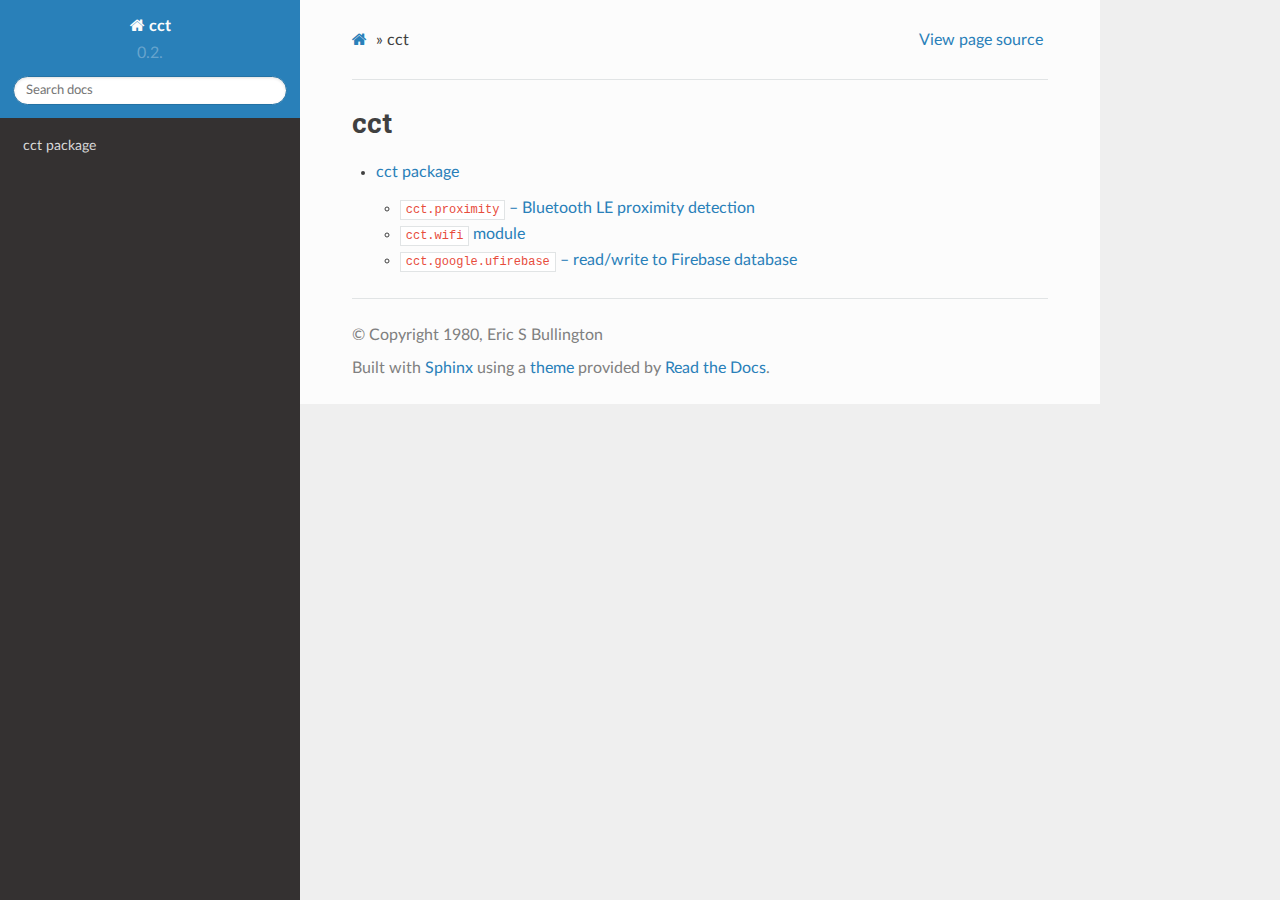
<file: modules.html>
<!DOCTYPE html>
<html class="writer-html5" lang="en" >
<head>
  <meta charset="utf-8">
  
  <meta name="viewport" content="width=device-width, initial-scale=1.0">
  
  <title>cct &mdash; cct 0.2.11 documentation</title>
  

  
  <link rel="stylesheet" href="_static/css/theme.css" type="text/css" />
  <link rel="stylesheet" href="_static/pygments.css" type="text/css" />

  
  
  
  

  
  <!--[if lt IE 9]>
    <script src="_static/js/html5shiv.min.js"></script>
  <![endif]-->
  
    
      <script type="text/javascript" id="documentation_options" data-url_root="./" src="_static/documentation_options.js"></script>
        <script src="_static/jquery.js"></script>
        <script src="_static/underscore.js"></script>
        <script src="_static/doctools.js"></script>
        <script src="_static/language_data.js"></script>
    
    <script type="text/javascript" src="_static/js/theme.js"></script>

    
    <link rel="index" title="Index" href="genindex.html" />
    <link rel="search" title="Search" href="search.html" /> 
</head>

<body class="wy-body-for-nav">

   
  <div class="wy-grid-for-nav">
    
    <nav data-toggle="wy-nav-shift" class="wy-nav-side">
      <div class="wy-side-scroll">
        <div class="wy-side-nav-search" >
          

          
            <a href="index.html" class="icon icon-home" alt="Documentation Home"> cct
          

          
          </a>

          
            
            
              <div class="version">
                0.2.
              </div>
            
          

          
<div role="search">
  <form id="rtd-search-form" class="wy-form" action="search.html" method="get">
    <input type="text" name="q" placeholder="Search docs" />
    <input type="hidden" name="check_keywords" value="yes" />
    <input type="hidden" name="area" value="default" />
  </form>
</div>

          
        </div>

        
        <div class="wy-menu wy-menu-vertical" data-spy="affix" role="navigation" aria-label="main navigation">
          
            
            
              
            
            
              <ul>
<li class="toctree-l1"><a class="reference internal" href="cct.html">cct package</a></li>
</ul>

            
          
        </div>
        
      </div>
    </nav>

    <section data-toggle="wy-nav-shift" class="wy-nav-content-wrap">

      
      <nav class="wy-nav-top" aria-label="top navigation">
        
          <i data-toggle="wy-nav-top" class="fa fa-bars"></i>
          <a href="index.html">cct</a>
        
      </nav>


      <div class="wy-nav-content">
        
        <div class="rst-content">
        
          















<div role="navigation" aria-label="breadcrumbs navigation">

  <ul class="wy-breadcrumbs">
    
      <li><a href="index.html" class="icon icon-home"></a> &raquo;</li>
        
      <li>cct</li>
    
    
      <li class="wy-breadcrumbs-aside">
        
            
            <a href="_sources/modules.rst.txt" rel="nofollow"> View page source</a>
          
        
      </li>
    
  </ul>

  
  <hr/>
</div>
          <div role="main" class="document" itemscope="itemscope" itemtype="http://schema.org/Article">
           <div itemprop="articleBody">
            
  <div class="section" id="cct">
<h1>cct<a class="headerlink" href="#cct" title="Permalink to this headline">¶</a></h1>
<div class="toctree-wrapper compound">
<ul>
<li class="toctree-l1"><a class="reference internal" href="cct.html">cct package</a><ul>
<li class="toctree-l2"><a class="reference internal" href="cct.html#module-cct.proximity"><code class="docutils literal notranslate"><span class="pre">cct.proximity</span></code> – Bluetooth LE proximity detection</a></li>
<li class="toctree-l2"><a class="reference internal" href="cct.html#cct-wifi-module"><code class="docutils literal notranslate"><span class="pre">cct.wifi</span></code> module</a></li>
<li class="toctree-l2"><a class="reference internal" href="cct.html#cct-google-ufirebase-read-write-to-firebase-database"><code class="docutils literal notranslate"><span class="pre">cct.google.ufirebase</span></code> – read/write to Firebase database</a></li>
</ul>
</li>
</ul>
</div>
</div>


           </div>
           
          </div>
          <footer>
  

  <hr/>

  <div role="contentinfo">
    <p>
        
        &copy; Copyright 1980, Eric S Bullington

    </p>
  </div>
    
    
    
    Built with <a href="http://sphinx-doc.org/">Sphinx</a> using a
    
    <a href="https://github.com/rtfd/sphinx_rtd_theme">theme</a>
    
    provided by <a href="https://readthedocs.org">Read the Docs</a>. 

</footer>

        </div>
      </div>

    </section>

  </div>
  

  <script type="text/javascript">
      jQuery(function () {
          SphinxRtdTheme.Navigation.enable(true);
      });
  </script>

  
  
    
   

</body>
</html>
</file>
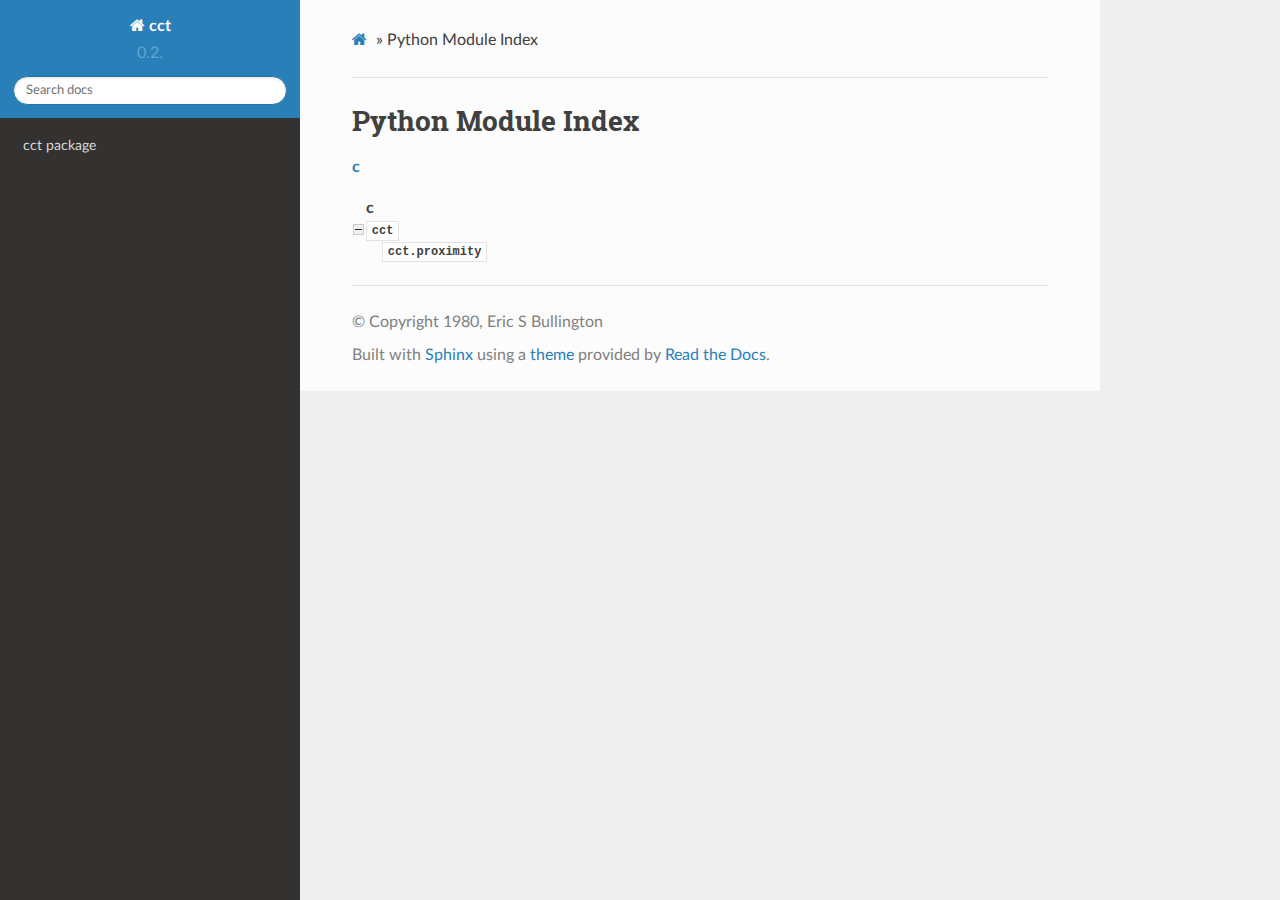
<file: py-modindex.html>
<!DOCTYPE html>
<html class="writer-html5" lang="en" >
<head>
  <meta charset="utf-8">
  
  <meta name="viewport" content="width=device-width, initial-scale=1.0">
  
  <title>Python Module Index &mdash; cct 0.2.11 documentation</title>
  

  
  <link rel="stylesheet" href="_static/css/theme.css" type="text/css" />
  <link rel="stylesheet" href="_static/pygments.css" type="text/css" />

  
  
  
  

  
  <!--[if lt IE 9]>
    <script src="_static/js/html5shiv.min.js"></script>
  <![endif]-->
  
    
      <script type="text/javascript" id="documentation_options" data-url_root="./" src="_static/documentation_options.js"></script>
        <script src="_static/jquery.js"></script>
        <script src="_static/underscore.js"></script>
        <script src="_static/doctools.js"></script>
        <script src="_static/language_data.js"></script>
    
    <script type="text/javascript" src="_static/js/theme.js"></script>

    
    <link rel="index" title="Index" href="genindex.html" />
    <link rel="search" title="Search" href="search.html" />
 


</head>

<body class="wy-body-for-nav">

   
  <div class="wy-grid-for-nav">
    
    <nav data-toggle="wy-nav-shift" class="wy-nav-side">
      <div class="wy-side-scroll">
        <div class="wy-side-nav-search" >
          

          
            <a href="index.html" class="icon icon-home" alt="Documentation Home"> cct
          

          
          </a>

          
            
            
              <div class="version">
                0.2.
              </div>
            
          

          
<div role="search">
  <form id="rtd-search-form" class="wy-form" action="search.html" method="get">
    <input type="text" name="q" placeholder="Search docs" />
    <input type="hidden" name="check_keywords" value="yes" />
    <input type="hidden" name="area" value="default" />
  </form>
</div>

          
        </div>

        
        <div class="wy-menu wy-menu-vertical" data-spy="affix" role="navigation" aria-label="main navigation">
          
            
            
              
            
            
              <ul>
<li class="toctree-l1"><a class="reference internal" href="cct.html">cct package</a></li>
</ul>

            
          
        </div>
        
      </div>
    </nav>

    <section data-toggle="wy-nav-shift" class="wy-nav-content-wrap">

      
      <nav class="wy-nav-top" aria-label="top navigation">
        
          <i data-toggle="wy-nav-top" class="fa fa-bars"></i>
          <a href="index.html">cct</a>
        
      </nav>


      <div class="wy-nav-content">
        
        <div class="rst-content">
        
          















<div role="navigation" aria-label="breadcrumbs navigation">

  <ul class="wy-breadcrumbs">
    
      <li><a href="index.html" class="icon icon-home"></a> &raquo;</li>
        
      <li>Python Module Index</li>
    
    
      <li class="wy-breadcrumbs-aside">
        
      </li>
    
  </ul>

  
  <hr/>
</div>
          <div role="main" class="document" itemscope="itemscope" itemtype="http://schema.org/Article">
           <div itemprop="articleBody">
            

   <h1>Python Module Index</h1>

   <div class="modindex-jumpbox">
   <a href="#cap-c"><strong>c</strong></a>
   </div>

   <table class="indextable modindextable">
     <tr class="pcap"><td></td><td>&#160;</td><td></td></tr>
     <tr class="cap" id="cap-c"><td></td><td>
       <strong>c</strong></td><td></td></tr>
     <tr>
       <td><img src="_static/minus.png" class="toggler"
              id="toggle-1" style="display: none" alt="-" /></td>
       <td>
       <code class="xref">cct</code></td><td>
       <em></em></td></tr>
     <tr class="cg-1">
       <td></td>
       <td>&#160;&#160;&#160;
       <a href="cct.html#module-cct.proximity"><code class="xref">cct.proximity</code></a></td><td>
       <em></em></td></tr>
   </table>


           </div>
           
          </div>
          <footer>
  

  <hr/>

  <div role="contentinfo">
    <p>
        
        &copy; Copyright 1980, Eric S Bullington

    </p>
  </div>
    
    
    
    Built with <a href="http://sphinx-doc.org/">Sphinx</a> using a
    
    <a href="https://github.com/rtfd/sphinx_rtd_theme">theme</a>
    
    provided by <a href="https://readthedocs.org">Read the Docs</a>. 

</footer>

        </div>
      </div>

    </section>

  </div>
  

  <script type="text/javascript">
      jQuery(function () {
          SphinxRtdTheme.Navigation.enable(true);
      });
  </script>

  
  
    
   

</body>
</html>
</file>
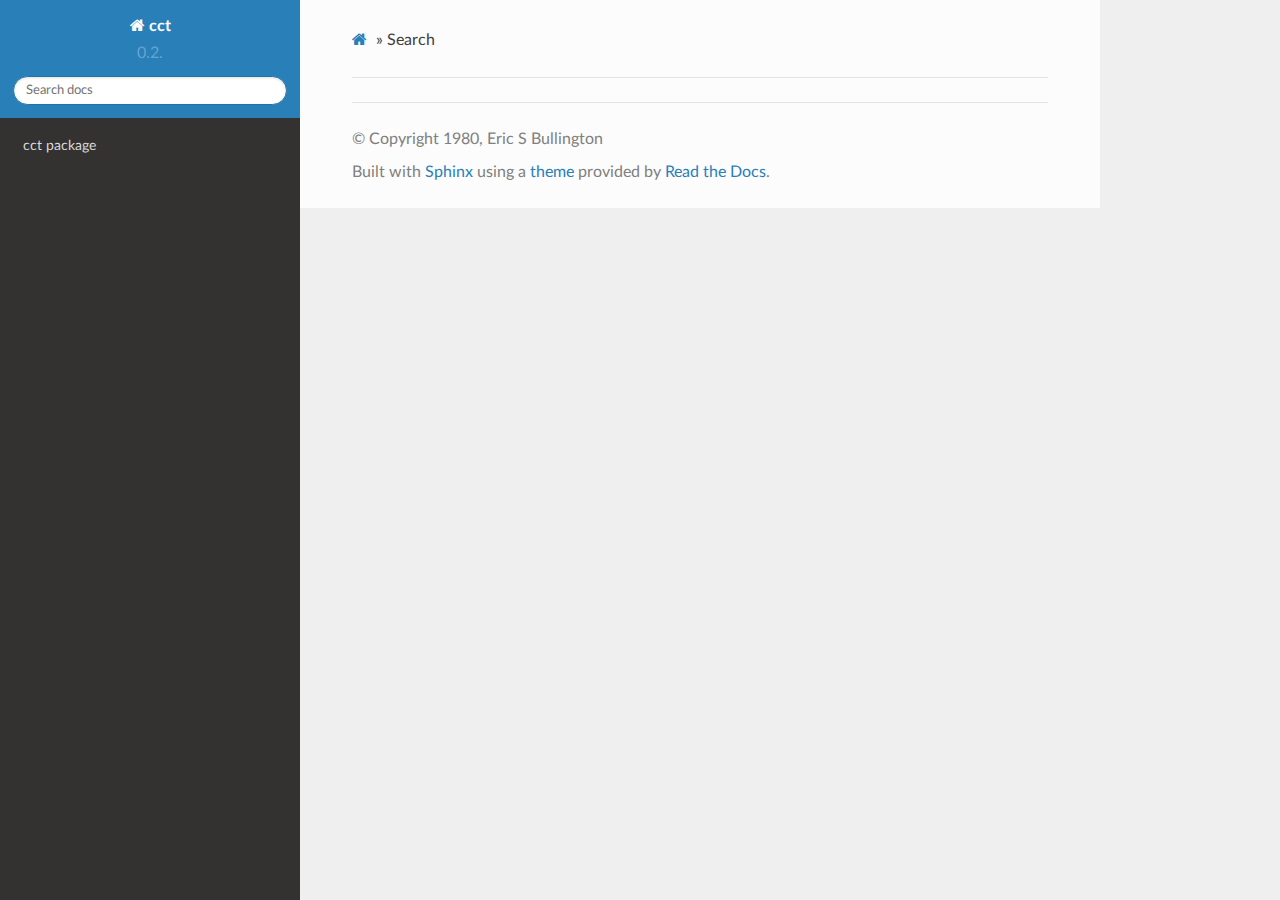
<file: search.html>
<!DOCTYPE html>
<html class="writer-html5" lang="en" >
<head>
  <meta charset="utf-8">
  
  <meta name="viewport" content="width=device-width, initial-scale=1.0">
  
  <title>Search &mdash; cct 0.2.11 documentation</title>
  

  
  <link rel="stylesheet" href="_static/css/theme.css" type="text/css" />
  <link rel="stylesheet" href="_static/pygments.css" type="text/css" />

  
  
  
  

  
    
  <!--[if lt IE 9]>
    <script src="_static/js/html5shiv.min.js"></script>
  <![endif]-->
  
    
      <script type="text/javascript" id="documentation_options" data-url_root="./" src="_static/documentation_options.js"></script>
        <script src="_static/jquery.js"></script>
        <script src="_static/underscore.js"></script>
        <script src="_static/doctools.js"></script>
        <script src="_static/language_data.js"></script>
    
    <script type="text/javascript" src="_static/js/theme.js"></script>

    
    <script type="text/javascript" src="_static/searchtools.js"></script>
    <link rel="index" title="Index" href="genindex.html" />
    <link rel="search" title="Search" href="#" /> 
</head>

<body class="wy-body-for-nav">

   
  <div class="wy-grid-for-nav">
    
    <nav data-toggle="wy-nav-shift" class="wy-nav-side">
      <div class="wy-side-scroll">
        <div class="wy-side-nav-search" >
          

          
            <a href="index.html" class="icon icon-home" alt="Documentation Home"> cct
          

          
          </a>

          
            
            
              <div class="version">
                0.2.
              </div>
            
          

          
<div role="search">
  <form id="rtd-search-form" class="wy-form" action="#" method="get">
    <input type="text" name="q" placeholder="Search docs" />
    <input type="hidden" name="check_keywords" value="yes" />
    <input type="hidden" name="area" value="default" />
  </form>
</div>

          
        </div>

        
        <div class="wy-menu wy-menu-vertical" data-spy="affix" role="navigation" aria-label="main navigation">
          
            
            
              
            
            
              <ul>
<li class="toctree-l1"><a class="reference internal" href="cct.html">cct package</a></li>
</ul>

            
          
        </div>
        
      </div>
    </nav>

    <section data-toggle="wy-nav-shift" class="wy-nav-content-wrap">

      
      <nav class="wy-nav-top" aria-label="top navigation">
        
          <i data-toggle="wy-nav-top" class="fa fa-bars"></i>
          <a href="index.html">cct</a>
        
      </nav>


      <div class="wy-nav-content">
        
        <div class="rst-content">
        
          















<div role="navigation" aria-label="breadcrumbs navigation">

  <ul class="wy-breadcrumbs">
    
      <li><a href="index.html" class="icon icon-home"></a> &raquo;</li>
        
      <li>Search</li>
    
    
      <li class="wy-breadcrumbs-aside">
        
            
        
      </li>
    
  </ul>

  
  <hr/>
</div>
          <div role="main" class="document" itemscope="itemscope" itemtype="http://schema.org/Article">
           <div itemprop="articleBody">
            
  <noscript>
  <div id="fallback" class="admonition warning">
    <p class="last">
      Please activate JavaScript to enable the search functionality.
    </p>
  </div>
  </noscript>

  
  <div id="search-results">
  
  </div>

           </div>
           
          </div>
          <footer>
  

  <hr/>

  <div role="contentinfo">
    <p>
        
        &copy; Copyright 1980, Eric S Bullington

    </p>
  </div>
    
    
    
    Built with <a href="http://sphinx-doc.org/">Sphinx</a> using a
    
    <a href="https://github.com/rtfd/sphinx_rtd_theme">theme</a>
    
    provided by <a href="https://readthedocs.org">Read the Docs</a>. 

</footer>

        </div>
      </div>

    </section>

  </div>
  

  <script type="text/javascript">
      jQuery(function () {
          SphinxRtdTheme.Navigation.enable(true);
      });
  </script>

  
  
    
  
  <script type="text/javascript">
    jQuery(function() { Search.loadIndex("searchindex.js"); });
  </script>
  
  <script type="text/javascript" id="searchindexloader"></script>
   


</body>
</html>
</file>
<file: _static/css/theme.css>
html{box-sizing:border-box}*,:after,:before{box-sizing:inherit}article,aside,details,figcaption,figure,footer,header,hgroup,nav,section{display:block}audio,canvas,video{display:inline-block;*display:inline;*zoom:1}[hidden],audio:not([controls]){display:none}*{-webkit-box-sizing:border-box;-moz-box-sizing:border-box;box-sizing:border-box}html{font-size:100%;-webkit-text-size-adjust:100%;-ms-text-size-adjust:100%}body{margin:0}a:active,a:hover{outline:0}abbr[title]{border-bottom:1px dotted}b,strong{font-weight:700}blockquote{margin:0}dfn{font-style:italic}ins{background:#ff9;text-decoration:none}ins,mark{color:#000}mark{background:#ff0;font-style:italic;font-weight:700}.rst-content code,.rst-content tt,code,kbd,pre,samp{font-family:monospace,serif;_font-family:courier new,monospace;font-size:1em}pre{white-space:pre}q{quotes:none}q:after,q:before{content:"";content:none}small{font-size:85%}sub,sup{font-size:75%;line-height:0;position:relative;vertical-align:baseline}sup{top:-.5em}sub{bottom:-.25em}dl,ol,ul{margin:0;padding:0;list-style:none;list-style-image:none}li{list-style:none}dd{margin:0}img{border:0;-ms-interpolation-mode:bicubic;vertical-align:middle;max-width:100%}svg:not(:root){overflow:hidden}figure,form{margin:0}label{cursor:pointer}button,input,select,textarea{font-size:100%;margin:0;vertical-align:baseline;*vertical-align:middle}button,input{line-height:normal}button,input[type=button],input[type=reset],input[type=submit]{cursor:pointer;-webkit-appearance:button;*overflow:visible}button[disabled],input[disabled]{cursor:default}input[type=search]{-webkit-appearance:textfield;-moz-box-sizing:content-box;-webkit-box-sizing:content-box;box-sizing:content-box}textarea{resize:vertical}table{border-collapse:collapse;border-spacing:0}td{vertical-align:top}.chromeframe{margin:.2em 0;background:#ccc;color:#000;padding:.2em 0}.ir{display:block;border:0;text-indent:-999em;overflow:hidden;background-color:transparent;background-repeat:no-repeat;text-align:left;direction:ltr;*line-height:0}.ir br{display:none}.hidden{display:none!important;visibility:hidden}.visuallyhidden{border:0;clip:rect(0 0 0 0);height:1px;margin:-1px;overflow:hidden;padding:0;position:absolute;width:1px}.visuallyhidden.focusable:active,.visuallyhidden.focusable:focus{clip:auto;height:auto;margin:0;overflow:visible;position:static;width:auto}.invisible{visibility:hidden}.relative{position:relative}big,small{font-size:100%}@media print{body,html,section{background:none!important}*{box-shadow:none!important;text-shadow:none!important;filter:none!important;-ms-filter:none!important}a,a:visited{text-decoration:underline}.ir a:after,a[href^="#"]:after,a[href^="javascript:"]:after{content:""}blockquote,pre{page-break-inside:avoid}thead{display:table-header-group}img,tr{page-break-inside:avoid}img{max-width:100%!important}@page{margin:.5cm}.rst-content .toctree-wrapper>p.caption,h2,h3,p{orphans:3;widows:3}.rst-content .toctree-wrapper>p.caption,h2,h3{page-break-after:avoid}}.btn,.fa:before,.icon:before,.rst-content .admonition,.rst-content .admonition-title:before,.rst-content .admonition-todo,.rst-content .attention,.rst-content .caution,.rst-content .code-block-caption .headerlink:before,.rst-content .danger,.rst-content .error,.rst-content .hint,.rst-content .important,.rst-content .note,.rst-content .seealso,.rst-content .tip,.rst-content .warning,.rst-content code.download span:first-child:before,.rst-content dl dt .headerlink:before,.rst-content h1 .headerlink:before,.rst-content h2 .headerlink:before,.rst-content h3 .headerlink:before,.rst-content h4 .headerlink:before,.rst-content h5 .headerlink:before,.rst-content h6 .headerlink:before,.rst-content p.caption .headerlink:before,.rst-content table>caption .headerlink:before,.rst-content tt.download span:first-child:before,.wy-alert,.wy-dropdown .caret:before,.wy-inline-validate.wy-inline-validate-danger .wy-input-context:before,.wy-inline-validate.wy-inline-validate-info .wy-input-context:before,.wy-inline-validate.wy-inline-validate-success .wy-input-context:before,.wy-inline-validate.wy-inline-validate-warning .wy-input-context:before,.wy-menu-vertical li.current>a,.wy-menu-vertical li.current>a span.toctree-expand:before,.wy-menu-vertical li.on a,.wy-menu-vertical li.on a span.toctree-expand:before,.wy-menu-vertical li span.toctree-expand:before,.wy-nav-top a,.wy-side-nav-search .wy-dropdown>a,.wy-side-nav-search>a,input[type=color],input[type=date],input[type=datetime-local],input[type=datetime],input[type=email],input[type=month],input[type=number],input[type=password],input[type=search],input[type=tel],input[type=text],input[type=time],input[type=url],input[type=week],select,textarea{-webkit-font-smoothing:antialiased}.clearfix{*zoom:1}.clearfix:after,.clearfix:before{display:table;content:""}.clearfix:after{clear:both}/*!
 *  Font Awesome 4.7.0 by @davegandy - http://fontawesome.io - @fontawesome
 *  License - http://fontawesome.io/license (Font: SIL OFL 1.1, CSS: MIT License)
 */@font-face{font-family:FontAwesome;src:url(fonts/fontawesome-webfont.eot?674f50d287a8c48dc19ba404d20fe713);src:url(fonts/fontawesome-webfont.eot?674f50d287a8c48dc19ba404d20fe713?#iefix&v=4.7.0) format("embedded-opentype"),url(fonts/fontawesome-webfont.woff2?af7ae505a9eed503f8b8e6982036873e) format("woff2"),url(fonts/fontawesome-webfont.woff?fee66e712a8a08eef5805a46892932ad) format("woff"),url(fonts/fontawesome-webfont.ttf?b06871f281fee6b241d60582ae9369b9) format("truetype"),url(fonts/fontawesome-webfont.svg?912ec66d7572ff821749319396470bde#fontawesomeregular) format("svg");font-weight:400;font-style:normal}.fa,.icon,.rst-content .admonition-title,.rst-content .code-block-caption .headerlink,.rst-content code.download span:first-child,.rst-content dl dt .headerlink,.rst-content h1 .headerlink,.rst-content h2 .headerlink,.rst-content h3 .headerlink,.rst-content h4 .headerlink,.rst-content h5 .headerlink,.rst-content h6 .headerlink,.rst-content p.caption .headerlink,.rst-content table>caption .headerlink,.rst-content tt.download span:first-child,.wy-menu-vertical li.current>a span.toctree-expand,.wy-menu-vertical li.on a span.toctree-expand,.wy-menu-vertical li span.toctree-expand{display:inline-block;font:normal normal normal 14px/1 FontAwesome;font-size:inherit;text-rendering:auto;-webkit-font-smoothing:antialiased;-moz-osx-font-smoothing:grayscale}.fa-lg{font-size:1.33333em;line-height:.75em;vertical-align:-15%}.fa-2x{font-size:2em}.fa-3x{font-size:3em}.fa-4x{font-size:4em}.fa-5x{font-size:5em}.fa-fw{width:1.28571em;text-align:center}.fa-ul{padding-left:0;margin-left:2.14286em;list-style-type:none}.fa-ul>li{position:relative}.fa-li{position:absolute;left:-2.14286em;width:2.14286em;top:.14286em;text-align:center}.fa-li.fa-lg{left:-1.85714em}.fa-border{padding:.2em .25em .15em;border:.08em solid #eee;border-radius:.1em}.fa-pull-left{float:left}.fa-pull-right{float:right}.fa-pull-left.icon,.fa.fa-pull-left,.rst-content .code-block-caption .fa-pull-left.headerlink,.rst-content .fa-pull-left.admonition-title,.rst-content code.download span.fa-pull-left:first-child,.rst-content dl dt .fa-pull-left.headerlink,.rst-content h1 .fa-pull-left.headerlink,.rst-content h2 .fa-pull-left.headerlink,.rst-content h3 .fa-pull-left.headerlink,.rst-content h4 .fa-pull-left.headerlink,.rst-content h5 .fa-pull-left.headerlink,.rst-content h6 .fa-pull-left.headerlink,.rst-content p.caption .fa-pull-left.headerlink,.rst-content table>caption .fa-pull-left.headerlink,.rst-content tt.download span.fa-pull-left:first-child,.wy-menu-vertical li.current>a span.fa-pull-left.toctree-expand,.wy-menu-vertical li.on a span.fa-pull-left.toctree-expand,.wy-menu-vertical li span.fa-pull-left.toctree-expand{margin-right:.3em}.fa-pull-right.icon,.fa.fa-pull-right,.rst-content .code-block-caption .fa-pull-right.headerlink,.rst-content .fa-pull-right.admonition-title,.rst-content code.download span.fa-pull-right:first-child,.rst-content dl dt .fa-pull-right.headerlink,.rst-content h1 .fa-pull-right.headerlink,.rst-content h2 .fa-pull-right.headerlink,.rst-content h3 .fa-pull-right.headerlink,.rst-content h4 .fa-pull-right.headerlink,.rst-content h5 .fa-pull-right.headerlink,.rst-content h6 .fa-pull-right.headerlink,.rst-content p.caption .fa-pull-right.headerlink,.rst-content table>caption .fa-pull-right.headerlink,.rst-content tt.download span.fa-pull-right:first-child,.wy-menu-vertical li.current>a span.fa-pull-right.toctree-expand,.wy-menu-vertical li.on a span.fa-pull-right.toctree-expand,.wy-menu-vertical li span.fa-pull-right.toctree-expand{margin-left:.3em}.pull-right{float:right}.pull-left{float:left}.fa.pull-left,.pull-left.icon,.rst-content .code-block-caption .pull-left.headerlink,.rst-content .pull-left.admonition-title,.rst-content code.download span.pull-left:first-child,.rst-content dl dt .pull-left.headerlink,.rst-content h1 .pull-left.headerlink,.rst-content h2 .pull-left.headerlink,.rst-content h3 .pull-left.headerlink,.rst-content h4 .pull-left.headerlink,.rst-content h5 .pull-left.headerlink,.rst-content h6 .pull-left.headerlink,.rst-content p.caption .pull-left.headerlink,.rst-content table>caption .pull-left.headerlink,.rst-content tt.download span.pull-left:first-child,.wy-menu-vertical li.current>a span.pull-left.toctree-expand,.wy-menu-vertical li.on a span.pull-left.toctree-expand,.wy-menu-vertical li span.pull-left.toctree-expand{margin-right:.3em}.fa.pull-right,.pull-right.icon,.rst-content .code-block-caption .pull-right.headerlink,.rst-content .pull-right.admonition-title,.rst-content code.download span.pull-right:first-child,.rst-content dl dt .pull-right.headerlink,.rst-content h1 .pull-right.headerlink,.rst-content h2 .pull-right.headerlink,.rst-content h3 .pull-right.headerlink,.rst-content h4 .pull-right.headerlink,.rst-content h5 .pull-right.headerlink,.rst-content h6 .pull-right.headerlink,.rst-content p.caption .pull-right.headerlink,.rst-content table>caption .pull-right.headerlink,.rst-content tt.download span.pull-right:first-child,.wy-menu-vertical li.current>a span.pull-right.toctree-expand,.wy-menu-vertical li.on a span.pull-right.toctree-expand,.wy-menu-vertical li span.pull-right.toctree-expand{margin-left:.3em}.fa-spin{-webkit-animation:fa-spin 2s linear infinite;animation:fa-spin 2s linear infinite}.fa-pulse{-webkit-animation:fa-spin 1s steps(8) infinite;animation:fa-spin 1s steps(8) infinite}@-webkit-keyframes fa-spin{0%{-webkit-transform:rotate(0deg);transform:rotate(0deg)}to{-webkit-transform:rotate(359deg);transform:rotate(359deg)}}@keyframes fa-spin{0%{-webkit-transform:rotate(0deg);transform:rotate(0deg)}to{-webkit-transform:rotate(359deg);transform:rotate(359deg)}}.fa-rotate-90{-ms-filter:"progid:DXImageTransform.Microsoft.BasicImage(rotation=1)";-webkit-transform:rotate(90deg);-ms-transform:rotate(90deg);transform:rotate(90deg)}.fa-rotate-180{-ms-filter:"progid:DXImageTransform.Microsoft.BasicImage(rotation=2)";-webkit-transform:rotate(180deg);-ms-transform:rotate(180deg);transform:rotate(180deg)}.fa-rotate-270{-ms-filter:"progid:DXImageTransform.Microsoft.BasicImage(rotation=3)";-webkit-transform:rotate(270deg);-ms-transform:rotate(270deg);transform:rotate(270deg)}.fa-flip-horizontal{-ms-filter:"progid:DXImageTransform.Microsoft.BasicImage(rotation=0, mirror=1)";-webkit-transform:scaleX(-1);-ms-transform:scaleX(-1);transform:scaleX(-1)}.fa-flip-vertical{-ms-filter:"progid:DXImageTransform.Microsoft.BasicImage(rotation=2, mirror=1)";-webkit-transform:scaleY(-1);-ms-transform:scaleY(-1);transform:scaleY(-1)}:root .fa-flip-horizontal,:root .fa-flip-vertical,:root .fa-rotate-90,:root .fa-rotate-180,:root .fa-rotate-270{filter:none}.fa-stack{position:relative;display:inline-block;width:2em;height:2em;line-height:2em;vertical-align:middle}.fa-stack-1x,.fa-stack-2x{position:absolute;left:0;width:100%;text-align:center}.fa-stack-1x{line-height:inherit}.fa-stack-2x{font-size:2em}.fa-inverse{color:#fff}.fa-glass:before{content:""}.fa-music:before{content:""}.fa-search:before,.icon-search:before{content:""}.fa-envelope-o:before{content:""}.fa-heart:before{content:""}.fa-star:before{content:""}.fa-star-o:before{content:""}.fa-user:before{content:""}.fa-film:before{content:""}.fa-th-large:before{content:""}.fa-th:before{content:""}.fa-th-list:before{content:""}.fa-check:before{content:""}.fa-close:before,.fa-remove:before,.fa-times:before{content:""}.fa-search-plus:before{content:""}.fa-search-minus:before{content:""}.fa-power-off:before{content:""}.fa-signal:before{content:""}.fa-cog:before,.fa-gear:before{content:""}.fa-trash-o:before{content:""}.fa-home:before,.icon-home:before{content:""}.fa-file-o:before{content:""}.fa-clock-o:before{content:""}.fa-road:before{content:""}.fa-download:before,.rst-content code.download span:first-child:before,.rst-content tt.download span:first-child:before{content:""}.fa-arrow-circle-o-down:before{content:""}.fa-arrow-circle-o-up:before{content:""}.fa-inbox:before{content:""}.fa-play-circle-o:before{content:""}.fa-repeat:before,.fa-rotate-right:before{content:""}.fa-refresh:before{content:""}.fa-list-alt:before{content:""}.fa-lock:before{content:""}.fa-flag:before{content:""}.fa-headphones:before{content:""}.fa-volume-off:before{content:""}.fa-volume-down:before{content:""}.fa-volume-up:before{content:""}.fa-qrcode:before{content:""}.fa-barcode:before{content:""}.fa-tag:before{content:""}.fa-tags:before{content:""}.fa-book:before,.icon-book:before{content:""}.fa-bookmark:before{content:""}.fa-print:before{content:""}.fa-camera:before{content:""}.fa-font:before{content:""}.fa-bold:before{content:""}.fa-italic:before{content:""}.fa-text-height:before{content:""}.fa-text-width:before{content:""}.fa-align-left:before{content:""}.fa-align-center:before{content:""}.fa-align-right:before{content:""}.fa-align-justify:before{content:""}.fa-list:before{content:""}.fa-dedent:before,.fa-outdent:before{content:""}.fa-indent:before{content:""}.fa-video-camera:before{content:""}.fa-image:before,.fa-photo:before,.fa-picture-o:before{content:""}.fa-pencil:before{content:""}.fa-map-marker:before{content:""}.fa-adjust:before{content:""}.fa-tint:before{content:""}.fa-edit:before,.fa-pencil-square-o:before{content:""}.fa-share-square-o:before{content:""}.fa-check-square-o:before{content:""}.fa-arrows:before{content:""}.fa-step-backward:before{content:""}.fa-fast-backward:before{content:""}.fa-backward:before{content:""}.fa-play:before{content:""}.fa-pause:before{content:""}.fa-stop:before{content:""}.fa-forward:before{content:""}.fa-fast-forward:before{content:""}.fa-step-forward:before{content:""}.fa-eject:before{content:""}.fa-chevron-left:before{content:""}.fa-chevron-right:before{content:""}.fa-plus-circle:before{content:""}.fa-minus-circle:before{content:""}.fa-times-circle:before,.wy-inline-validate.wy-inline-validate-danger .wy-input-context:before{content:""}.fa-check-circle:before,.wy-inline-validate.wy-inline-validate-success .wy-input-context:before{content:""}.fa-question-circle:before{content:""}.fa-info-circle:before{content:""}.fa-crosshairs:before{content:""}.fa-times-circle-o:before{content:""}.fa-check-circle-o:before{content:""}.fa-ban:before{content:""}.fa-arrow-left:before{content:""}.fa-arrow-right:before{content:""}.fa-arrow-up:before{content:""}.fa-arrow-down:before{content:""}.fa-mail-forward:before,.fa-share:before{content:""}.fa-expand:before{content:""}.fa-compress:before{content:""}.fa-plus:before{content:""}.fa-minus:before{content:""}.fa-asterisk:before{content:""}.fa-exclamation-circle:before,.rst-content .admonition-title:before,.wy-inline-validate.wy-inline-validate-info .wy-input-context:before,.wy-inline-validate.wy-inline-validate-warning .wy-input-context:before{content:""}.fa-gift:before{content:""}.fa-leaf:before{content:""}.fa-fire:before,.icon-fire:before{content:""}.fa-eye:before{content:""}.fa-eye-slash:before{content:""}.fa-exclamation-triangle:before,.fa-warning:before{content:""}.fa-plane:before{content:""}.fa-calendar:before{content:""}.fa-random:before{content:""}.fa-comment:before{content:""}.fa-magnet:before{content:""}.fa-chevron-up:before{content:""}.fa-chevron-down:before{content:""}.fa-retweet:before{content:""}.fa-shopping-cart:before{content:""}.fa-folder:before{content:""}.fa-folder-open:before{content:""}.fa-arrows-v:before{content:""}.fa-arrows-h:before{content:""}.fa-bar-chart-o:before,.fa-bar-chart:before{content:""}.fa-twitter-square:before{content:""}.fa-facebook-square:before{content:""}.fa-camera-retro:before{content:""}.fa-key:before{content:""}.fa-cogs:before,.fa-gears:before{content:""}.fa-comments:before{content:""}.fa-thumbs-o-up:before{content:""}.fa-thumbs-o-down:before{content:""}.fa-star-half:before{content:""}.fa-heart-o:before{content:""}.fa-sign-out:before{content:""}.fa-linkedin-square:before{content:""}.fa-thumb-tack:before{content:""}.fa-external-link:before{content:""}.fa-sign-in:before{content:""}.fa-trophy:before{content:""}.fa-github-square:before{content:""}.fa-upload:before{content:""}.fa-lemon-o:before{content:""}.fa-phone:before{content:""}.fa-square-o:before{content:""}.fa-bookmark-o:before{content:""}.fa-phone-square:before{content:""}.fa-twitter:before{content:""}.fa-facebook-f:before,.fa-facebook:before{content:""}.fa-github:before,.icon-github:before{content:""}.fa-unlock:before{content:""}.fa-credit-card:before{content:""}.fa-feed:before,.fa-rss:before{content:""}.fa-hdd-o:before{content:""}.fa-bullhorn:before{content:""}.fa-bell:before{content:""}.fa-certificate:before{content:""}.fa-hand-o-right:before{content:""}.fa-hand-o-left:before{content:""}.fa-hand-o-up:before{content:""}.fa-hand-o-down:before{content:""}.fa-arrow-circle-left:before,.icon-circle-arrow-left:before{content:""}.fa-arrow-circle-right:before,.icon-circle-arrow-right:before{content:""}.fa-arrow-circle-up:before{content:""}.fa-arrow-circle-down:before{content:""}.fa-globe:before{content:""}.fa-wrench:before{content:""}.fa-tasks:before{content:""}.fa-filter:before{content:""}.fa-briefcase:before{content:""}.fa-arrows-alt:before{content:""}.fa-group:before,.fa-users:before{content:""}.fa-chain:before,.fa-link:before,.icon-link:before{content:""}.fa-cloud:before{content:""}.fa-flask:before{content:""}.fa-cut:before,.fa-scissors:before{content:""}.fa-copy:before,.fa-files-o:before{content:""}.fa-paperclip:before{content:""}.fa-floppy-o:before,.fa-save:before{content:""}.fa-square:before{content:""}.fa-bars:before,.fa-navicon:before,.fa-reorder:before{content:""}.fa-list-ul:before{content:""}.fa-list-ol:before{content:""}.fa-strikethrough:before{content:""}.fa-underline:before{content:""}.fa-table:before{content:""}.fa-magic:before{content:""}.fa-truck:before{content:""}.fa-pinterest:before{content:""}.fa-pinterest-square:before{content:""}.fa-google-plus-square:before{content:""}.fa-google-plus:before{content:""}.fa-money:before{content:""}.fa-caret-down:before,.icon-caret-down:before,.wy-dropdown .caret:before{content:""}.fa-caret-up:before{content:""}.fa-caret-left:before{content:""}.fa-caret-right:before{content:""}.fa-columns:before{content:""}.fa-sort:before,.fa-unsorted:before{content:""}.fa-sort-desc:before,.fa-sort-down:before{content:""}.fa-sort-asc:before,.fa-sort-up:before{content:""}.fa-envelope:before{content:""}.fa-linkedin:before{content:""}.fa-rotate-left:before,.fa-undo:before{content:""}.fa-gavel:before,.fa-legal:before{content:""}.fa-dashboard:before,.fa-tachometer:before{content:""}.fa-comment-o:before{content:""}.fa-comments-o:before{content:""}.fa-bolt:before,.fa-flash:before{content:""}.fa-sitemap:before{content:""}.fa-umbrella:before{content:""}.fa-clipboard:before,.fa-paste:before{content:""}.fa-lightbulb-o:before{content:""}.fa-exchange:before{content:""}.fa-cloud-download:before{content:""}.fa-cloud-upload:before{content:""}.fa-user-md:before{content:""}.fa-stethoscope:before{content:""}.fa-suitcase:before{content:""}.fa-bell-o:before{content:""}.fa-coffee:before{content:""}.fa-cutlery:before{content:""}.fa-file-text-o:before{content:""}.fa-building-o:before{content:""}.fa-hospital-o:before{content:""}.fa-ambulance:before{content:""}.fa-medkit:before{content:""}.fa-fighter-jet:before{content:""}.fa-beer:before{content:""}.fa-h-square:before{content:""}.fa-plus-square:before{content:""}.fa-angle-double-left:before{content:""}.fa-angle-double-right:before{content:""}.fa-angle-double-up:before{content:""}.fa-angle-double-down:before{content:""}.fa-angle-left:before{content:""}.fa-angle-right:before{content:""}.fa-angle-up:before{content:""}.fa-angle-down:before{content:""}.fa-desktop:before{content:""}.fa-laptop:before{content:""}.fa-tablet:before{content:""}.fa-mobile-phone:before,.fa-mobile:before{content:""}.fa-circle-o:before{content:""}.fa-quote-left:before{content:""}.fa-quote-right:before{content:""}.fa-spinner:before{content:""}.fa-circle:before{content:""}.fa-mail-reply:before,.fa-reply:before{content:""}.fa-github-alt:before{content:""}.fa-folder-o:before{content:""}.fa-folder-open-o:before{content:""}.fa-smile-o:before{content:""}.fa-frown-o:before{content:""}.fa-meh-o:before{content:""}.fa-gamepad:before{content:""}.fa-keyboard-o:before{content:""}.fa-flag-o:before{content:""}.fa-flag-checkered:before{content:""}.fa-terminal:before{content:""}.fa-code:before{content:""}.fa-mail-reply-all:before,.fa-reply-all:before{content:""}.fa-star-half-empty:before,.fa-star-half-full:before,.fa-star-half-o:before{content:""}.fa-location-arrow:before{content:""}.fa-crop:before{content:""}.fa-code-fork:before{content:""}.fa-chain-broken:before,.fa-unlink:before{content:""}.fa-question:before{content:""}.fa-info:before{content:""}.fa-exclamation:before{content:""}.fa-superscript:before{content:""}.fa-subscript:before{content:""}.fa-eraser:before{content:""}.fa-puzzle-piece:before{content:""}.fa-microphone:before{content:""}.fa-microphone-slash:before{content:""}.fa-shield:before{content:""}.fa-calendar-o:before{content:""}.fa-fire-extinguisher:before{content:""}.fa-rocket:before{content:""}.fa-maxcdn:before{content:""}.fa-chevron-circle-left:before{content:""}.fa-chevron-circle-right:before{content:""}.fa-chevron-circle-up:before{content:""}.fa-chevron-circle-down:before{content:""}.fa-html5:before{content:""}.fa-css3:before{content:""}.fa-anchor:before{content:""}.fa-unlock-alt:before{content:""}.fa-bullseye:before{content:""}.fa-ellipsis-h:before{content:""}.fa-ellipsis-v:before{content:""}.fa-rss-square:before{content:""}.fa-play-circle:before{content:""}.fa-ticket:before{content:""}.fa-minus-square:before{content:""}.fa-minus-square-o:before,.wy-menu-vertical li.current>a span.toctree-expand:before,.wy-menu-vertical li.on a span.toctree-expand:before{content:""}.fa-level-up:before{content:""}.fa-level-down:before{content:""}.fa-check-square:before{content:""}.fa-pencil-square:before{content:""}.fa-external-link-square:before{content:""}.fa-share-square:before{content:""}.fa-compass:before{content:""}.fa-caret-square-o-down:before,.fa-toggle-down:before{content:""}.fa-caret-square-o-up:before,.fa-toggle-up:before{content:""}.fa-caret-square-o-right:before,.fa-toggle-right:before{content:""}.fa-eur:before,.fa-euro:before{content:""}.fa-gbp:before{content:""}.fa-dollar:before,.fa-usd:before{content:""}.fa-inr:before,.fa-rupee:before{content:""}.fa-cny:before,.fa-jpy:before,.fa-rmb:before,.fa-yen:before{content:""}.fa-rouble:before,.fa-rub:before,.fa-ruble:before{content:""}.fa-krw:before,.fa-won:before{content:""}.fa-bitcoin:before,.fa-btc:before{content:""}.fa-file:before{content:""}.fa-file-text:before{content:""}.fa-sort-alpha-asc:before{content:""}.fa-sort-alpha-desc:before{content:""}.fa-sort-amount-asc:before{content:""}.fa-sort-amount-desc:before{content:""}.fa-sort-numeric-asc:before{content:""}.fa-sort-numeric-desc:before{content:""}.fa-thumbs-up:before{content:""}.fa-thumbs-down:before{content:""}.fa-youtube-square:before{content:""}.fa-youtube:before{content:""}.fa-xing:before{content:""}.fa-xing-square:before{content:""}.fa-youtube-play:before{content:""}.fa-dropbox:before{content:""}.fa-stack-overflow:before{content:""}.fa-instagram:before{content:""}.fa-flickr:before{content:""}.fa-adn:before{content:""}.fa-bitbucket:before,.icon-bitbucket:before{content:""}.fa-bitbucket-square:before{content:""}.fa-tumblr:before{content:""}.fa-tumblr-square:before{content:""}.fa-long-arrow-down:before{content:""}.fa-long-arrow-up:before{content:""}.fa-long-arrow-left:before{content:""}.fa-long-arrow-right:before{content:""}.fa-apple:before{content:""}.fa-windows:before{content:""}.fa-android:before{content:""}.fa-linux:before{content:""}.fa-dribbble:before{content:""}.fa-skype:before{content:""}.fa-foursquare:before{content:""}.fa-trello:before{content:""}.fa-female:before{content:""}.fa-male:before{content:""}.fa-gittip:before,.fa-gratipay:before{content:""}.fa-sun-o:before{content:""}.fa-moon-o:before{content:""}.fa-archive:before{content:""}.fa-bug:before{content:""}.fa-vk:before{content:""}.fa-weibo:before{content:""}.fa-renren:before{content:""}.fa-pagelines:before{content:""}.fa-stack-exchange:before{content:""}.fa-arrow-circle-o-right:before{content:""}.fa-arrow-circle-o-left:before{content:""}.fa-caret-square-o-left:before,.fa-toggle-left:before{content:""}.fa-dot-circle-o:before{content:""}.fa-wheelchair:before{content:""}.fa-vimeo-square:before{content:""}.fa-try:before,.fa-turkish-lira:before{content:""}.fa-plus-square-o:before,.wy-menu-vertical li span.toctree-expand:before{content:""}.fa-space-shuttle:before{content:""}.fa-slack:before{content:""}.fa-envelope-square:before{content:""}.fa-wordpress:before{content:""}.fa-openid:before{content:""}.fa-bank:before,.fa-institution:before,.fa-university:before{content:""}.fa-graduation-cap:before,.fa-mortar-board:before{content:""}.fa-yahoo:before{content:""}.fa-google:before{content:""}.fa-reddit:before{content:""}.fa-reddit-square:before{content:""}.fa-stumbleupon-circle:before{content:""}.fa-stumbleupon:before{content:""}.fa-delicious:before{content:""}.fa-digg:before{content:""}.fa-pied-piper-pp:before{content:""}.fa-pied-piper-alt:before{content:""}.fa-drupal:before{content:""}.fa-joomla:before{content:""}.fa-language:before{content:""}.fa-fax:before{content:""}.fa-building:before{content:""}.fa-child:before{content:""}.fa-paw:before{content:""}.fa-spoon:before{content:""}.fa-cube:before{content:""}.fa-cubes:before{content:""}.fa-behance:before{content:""}.fa-behance-square:before{content:""}.fa-steam:before{content:""}.fa-steam-square:before{content:""}.fa-recycle:before{content:""}.fa-automobile:before,.fa-car:before{content:""}.fa-cab:before,.fa-taxi:before{content:""}.fa-tree:before{content:""}.fa-spotify:before{content:""}.fa-deviantart:before{content:""}.fa-soundcloud:before{content:""}.fa-database:before{content:""}.fa-file-pdf-o:before{content:""}.fa-file-word-o:before{content:""}.fa-file-excel-o:before{content:""}.fa-file-powerpoint-o:before{content:""}.fa-file-image-o:before,.fa-file-photo-o:before,.fa-file-picture-o:before{content:""}.fa-file-archive-o:before,.fa-file-zip-o:before{content:""}.fa-file-audio-o:before,.fa-file-sound-o:before{content:""}.fa-file-movie-o:before,.fa-file-video-o:before{content:""}.fa-file-code-o:before{content:""}.fa-vine:before{content:""}.fa-codepen:before{content:""}.fa-jsfiddle:before{content:""}.fa-life-bouy:before,.fa-life-buoy:before,.fa-life-ring:before,.fa-life-saver:before,.fa-support:before{content:""}.fa-circle-o-notch:before{content:""}.fa-ra:before,.fa-rebel:before,.fa-resistance:before{content:""}.fa-empire:before,.fa-ge:before{content:""}.fa-git-square:before{content:""}.fa-git:before{content:""}.fa-hacker-news:before,.fa-y-combinator-square:before,.fa-yc-square:before{content:""}.fa-tencent-weibo:before{content:""}.fa-qq:before{content:""}.fa-wechat:before,.fa-weixin:before{content:""}.fa-paper-plane:before,.fa-send:before{content:""}.fa-paper-plane-o:before,.fa-send-o:before{content:""}.fa-history:before{content:""}.fa-circle-thin:before{content:""}.fa-header:before{content:""}.fa-paragraph:before{content:""}.fa-sliders:before{content:""}.fa-share-alt:before{content:""}.fa-share-alt-square:before{content:""}.fa-bomb:before{content:""}.fa-futbol-o:before,.fa-soccer-ball-o:before{content:""}.fa-tty:before{content:""}.fa-binoculars:before{content:""}.fa-plug:before{content:""}.fa-slideshare:before{content:""}.fa-twitch:before{content:""}.fa-yelp:before{content:""}.fa-newspaper-o:before{content:""}.fa-wifi:before{content:""}.fa-calculator:before{content:""}.fa-paypal:before{content:""}.fa-google-wallet:before{content:""}.fa-cc-visa:before{content:""}.fa-cc-mastercard:before{content:""}.fa-cc-discover:before{content:""}.fa-cc-amex:before{content:""}.fa-cc-paypal:before{content:""}.fa-cc-stripe:before{content:""}.fa-bell-slash:before{content:""}.fa-bell-slash-o:before{content:""}.fa-trash:before{content:""}.fa-copyright:before{content:""}.fa-at:before{content:""}.fa-eyedropper:before{content:""}.fa-paint-brush:before{content:""}.fa-birthday-cake:before{content:""}.fa-area-chart:before{content:""}.fa-pie-chart:before{content:""}.fa-line-chart:before{content:""}.fa-lastfm:before{content:""}.fa-lastfm-square:before{content:""}.fa-toggle-off:before{content:""}.fa-toggle-on:before{content:""}.fa-bicycle:before{content:""}.fa-bus:before{content:""}.fa-ioxhost:before{content:""}.fa-angellist:before{content:""}.fa-cc:before{content:""}.fa-ils:before,.fa-shekel:before,.fa-sheqel:before{content:""}.fa-meanpath:before{content:""}.fa-buysellads:before{content:""}.fa-connectdevelop:before{content:""}.fa-dashcube:before{content:""}.fa-forumbee:before{content:""}.fa-leanpub:before{content:""}.fa-sellsy:before{content:""}.fa-shirtsinbulk:before{content:""}.fa-simplybuilt:before{content:""}.fa-skyatlas:before{content:""}.fa-cart-plus:before{content:""}.fa-cart-arrow-down:before{content:""}.fa-diamond:before{content:""}.fa-ship:before{content:""}.fa-user-secret:before{content:""}.fa-motorcycle:before{content:""}.fa-street-view:before{content:""}.fa-heartbeat:before{content:""}.fa-venus:before{content:""}.fa-mars:before{content:""}.fa-mercury:before{content:""}.fa-intersex:before,.fa-transgender:before{content:""}.fa-transgender-alt:before{content:""}.fa-venus-double:before{content:""}.fa-mars-double:before{content:""}.fa-venus-mars:before{content:""}.fa-mars-stroke:before{content:""}.fa-mars-stroke-v:before{content:""}.fa-mars-stroke-h:before{content:""}.fa-neuter:before{content:""}.fa-genderless:before{content:""}.fa-facebook-official:before{content:""}.fa-pinterest-p:before{content:""}.fa-whatsapp:before{content:""}.fa-server:before{content:""}.fa-user-plus:before{content:""}.fa-user-times:before{content:""}.fa-bed:before,.fa-hotel:before{content:""}.fa-viacoin:before{content:""}.fa-train:before{content:""}.fa-subway:before{content:""}.fa-medium:before{content:""}.fa-y-combinator:before,.fa-yc:before{content:""}.fa-optin-monster:before{content:""}.fa-opencart:before{content:""}.fa-expeditedssl:before{content:""}.fa-battery-4:before,.fa-battery-full:before,.fa-battery:before{content:""}.fa-battery-3:before,.fa-battery-three-quarters:before{content:""}.fa-battery-2:before,.fa-battery-half:before{content:""}.fa-battery-1:before,.fa-battery-quarter:before{content:""}.fa-battery-0:before,.fa-battery-empty:before{content:""}.fa-mouse-pointer:before{content:""}.fa-i-cursor:before{content:""}.fa-object-group:before{content:""}.fa-object-ungroup:before{content:""}.fa-sticky-note:before{content:""}.fa-sticky-note-o:before{content:""}.fa-cc-jcb:before{content:""}.fa-cc-diners-club:before{content:""}.fa-clone:before{content:""}.fa-balance-scale:before{content:""}.fa-hourglass-o:before{content:""}.fa-hourglass-1:before,.fa-hourglass-start:before{content:""}.fa-hourglass-2:before,.fa-hourglass-half:before{content:""}.fa-hourglass-3:before,.fa-hourglass-end:before{content:""}.fa-hourglass:before{content:""}.fa-hand-grab-o:before,.fa-hand-rock-o:before{content:""}.fa-hand-paper-o:before,.fa-hand-stop-o:before{content:""}.fa-hand-scissors-o:before{content:""}.fa-hand-lizard-o:before{content:""}.fa-hand-spock-o:before{content:""}.fa-hand-pointer-o:before{content:""}.fa-hand-peace-o:before{content:""}.fa-trademark:before{content:""}.fa-registered:before{content:""}.fa-creative-commons:before{content:""}.fa-gg:before{content:""}.fa-gg-circle:before{content:""}.fa-tripadvisor:before{content:""}.fa-odnoklassniki:before{content:""}.fa-odnoklassniki-square:before{content:""}.fa-get-pocket:before{content:""}.fa-wikipedia-w:before{content:""}.fa-safari:before{content:""}.fa-chrome:before{content:""}.fa-firefox:before{content:""}.fa-opera:before{content:""}.fa-internet-explorer:before{content:""}.fa-television:before,.fa-tv:before{content:""}.fa-contao:before{content:""}.fa-500px:before{content:""}.fa-amazon:before{content:""}.fa-calendar-plus-o:before{content:""}.fa-calendar-minus-o:before{content:""}.fa-calendar-times-o:before{content:""}.fa-calendar-check-o:before{content:""}.fa-industry:before{content:""}.fa-map-pin:before{content:""}.fa-map-signs:before{content:""}.fa-map-o:before{content:""}.fa-map:before{content:""}.fa-commenting:before{content:""}.fa-commenting-o:before{content:""}.fa-houzz:before{content:""}.fa-vimeo:before{content:""}.fa-black-tie:before{content:""}.fa-fonticons:before{content:""}.fa-reddit-alien:before{content:""}.fa-edge:before{content:""}.fa-credit-card-alt:before{content:""}.fa-codiepie:before{content:""}.fa-modx:before{content:""}.fa-fort-awesome:before{content:""}.fa-usb:before{content:""}.fa-product-hunt:before{content:""}.fa-mixcloud:before{content:""}.fa-scribd:before{content:""}.fa-pause-circle:before{content:""}.fa-pause-circle-o:before{content:""}.fa-stop-circle:before{content:""}.fa-stop-circle-o:before{content:""}.fa-shopping-bag:before{content:""}.fa-shopping-basket:before{content:""}.fa-hashtag:before{content:""}.fa-bluetooth:before{content:""}.fa-bluetooth-b:before{content:""}.fa-percent:before{content:""}.fa-gitlab:before,.icon-gitlab:before{content:""}.fa-wpbeginner:before{content:""}.fa-wpforms:before{content:""}.fa-envira:before{content:""}.fa-universal-access:before{content:""}.fa-wheelchair-alt:before{content:""}.fa-question-circle-o:before{content:""}.fa-blind:before{content:""}.fa-audio-description:before{content:""}.fa-volume-control-phone:before{content:""}.fa-braille:before{content:""}.fa-assistive-listening-systems:before{content:""}.fa-american-sign-language-interpreting:before,.fa-asl-interpreting:before{content:""}.fa-deaf:before,.fa-deafness:before,.fa-hard-of-hearing:before{content:""}.fa-glide:before{content:""}.fa-glide-g:before{content:""}.fa-sign-language:before,.fa-signing:before{content:""}.fa-low-vision:before{content:""}.fa-viadeo:before{content:""}.fa-viadeo-square:before{content:""}.fa-snapchat:before{content:""}.fa-snapchat-ghost:before{content:""}.fa-snapchat-square:before{content:""}.fa-pied-piper:before{content:""}.fa-first-order:before{content:""}.fa-yoast:before{content:""}.fa-themeisle:before{content:""}.fa-google-plus-circle:before,.fa-google-plus-official:before{content:""}.fa-fa:before,.fa-font-awesome:before{content:""}.fa-handshake-o:before{content:""}.fa-envelope-open:before{content:""}.fa-envelope-open-o:before{content:""}.fa-linode:before{content:""}.fa-address-book:before{content:""}.fa-address-book-o:before{content:""}.fa-address-card:before,.fa-vcard:before{content:""}.fa-address-card-o:before,.fa-vcard-o:before{content:""}.fa-user-circle:before{content:""}.fa-user-circle-o:before{content:""}.fa-user-o:before{content:""}.fa-id-badge:before{content:""}.fa-drivers-license:before,.fa-id-card:before{content:""}.fa-drivers-license-o:before,.fa-id-card-o:before{content:""}.fa-quora:before{content:""}.fa-free-code-camp:before{content:""}.fa-telegram:before{content:""}.fa-thermometer-4:before,.fa-thermometer-full:before,.fa-thermometer:before{content:""}.fa-thermometer-3:before,.fa-thermometer-three-quarters:before{content:""}.fa-thermometer-2:before,.fa-thermometer-half:before{content:""}.fa-thermometer-1:before,.fa-thermometer-quarter:before{content:""}.fa-thermometer-0:before,.fa-thermometer-empty:before{content:""}.fa-shower:before{content:""}.fa-bath:before,.fa-bathtub:before,.fa-s15:before{content:""}.fa-podcast:before{content:""}.fa-window-maximize:before{content:""}.fa-window-minimize:before{content:""}.fa-window-restore:before{content:""}.fa-times-rectangle:before,.fa-window-close:before{content:""}.fa-times-rectangle-o:before,.fa-window-close-o:before{content:""}.fa-bandcamp:before{content:""}.fa-grav:before{content:""}.fa-etsy:before{content:""}.fa-imdb:before{content:""}.fa-ravelry:before{content:""}.fa-eercast:before{content:""}.fa-microchip:before{content:""}.fa-snowflake-o:before{content:""}.fa-superpowers:before{content:""}.fa-wpexplorer:before{content:""}.fa-meetup:before{content:""}.sr-only{position:absolute;width:1px;height:1px;padding:0;margin:-1px;overflow:hidden;clip:rect(0,0,0,0);border:0}.sr-only-focusable:active,.sr-only-focusable:focus{position:static;width:auto;height:auto;margin:0;overflow:visible;clip:auto}.fa,.icon,.rst-content .admonition-title,.rst-content .code-block-caption .headerlink,.rst-content code.download span:first-child,.rst-content dl dt .headerlink,.rst-content h1 .headerlink,.rst-content h2 .headerlink,.rst-content h3 .headerlink,.rst-content h4 .headerlink,.rst-content h5 .headerlink,.rst-content h6 .headerlink,.rst-content p.caption .headerlink,.rst-content table>caption .headerlink,.rst-content tt.download span:first-child,.wy-dropdown .caret,.wy-inline-validate.wy-inline-validate-danger .wy-input-context,.wy-inline-validate.wy-inline-validate-info .wy-input-context,.wy-inline-validate.wy-inline-validate-success .wy-input-context,.wy-inline-validate.wy-inline-validate-warning .wy-input-context,.wy-menu-vertical li.current>a span.toctree-expand,.wy-menu-vertical li.on a span.toctree-expand,.wy-menu-vertical li span.toctree-expand{font-family:inherit}.fa:before,.icon:before,.rst-content .admonition-title:before,.rst-content .code-block-caption .headerlink:before,.rst-content code.download span:first-child:before,.rst-content dl dt .headerlink:before,.rst-content h1 .headerlink:before,.rst-content h2 .headerlink:before,.rst-content h3 .headerlink:before,.rst-content h4 .headerlink:before,.rst-content h5 .headerlink:before,.rst-content h6 .headerlink:before,.rst-content p.caption .headerlink:before,.rst-content table>caption .headerlink:before,.rst-content tt.download span:first-child:before,.wy-dropdown .caret:before,.wy-inline-validate.wy-inline-validate-danger .wy-input-context:before,.wy-inline-validate.wy-inline-validate-info .wy-input-context:before,.wy-inline-validate.wy-inline-validate-success .wy-input-context:before,.wy-inline-validate.wy-inline-validate-warning .wy-input-context:before,.wy-menu-vertical li.current>a span.toctree-expand:before,.wy-menu-vertical li.on a span.toctree-expand:before,.wy-menu-vertical li span.toctree-expand:before{font-family:FontAwesome;display:inline-block;font-style:normal;font-weight:400;line-height:1;text-decoration:inherit}.rst-content .code-block-caption a .headerlink,.rst-content a .admonition-title,.rst-content code.download a span:first-child,.rst-content dl dt a .headerlink,.rst-content h1 a .headerlink,.rst-content h2 a .headerlink,.rst-content h3 a .headerlink,.rst-content h4 a .headerlink,.rst-content h5 a .headerlink,.rst-content h6 a .headerlink,.rst-content p.caption a .headerlink,.rst-content table>caption a .headerlink,.rst-content tt.download a span:first-child,.wy-menu-vertical li.current>a span.toctree-expand,.wy-menu-vertical li.on a span.toctree-expand,.wy-menu-vertical li a span.toctree-expand,a .fa,a .icon,a .rst-content .admonition-title,a .rst-content .code-block-caption .headerlink,a .rst-content code.download span:first-child,a .rst-content dl dt .headerlink,a .rst-content h1 .headerlink,a .rst-content h2 .headerlink,a .rst-content h3 .headerlink,a .rst-content h4 .headerlink,a .rst-content h5 .headerlink,a .rst-content h6 .headerlink,a .rst-content p.caption .headerlink,a .rst-content table>caption .headerlink,a .rst-content tt.download span:first-child,a .wy-menu-vertical li span.toctree-expand{display:inline-block;text-decoration:inherit}.btn .fa,.btn .icon,.btn .rst-content .admonition-title,.btn .rst-content .code-block-caption .headerlink,.btn .rst-content code.download span:first-child,.btn .rst-content dl dt .headerlink,.btn .rst-content h1 .headerlink,.btn .rst-content h2 .headerlink,.btn .rst-content h3 .headerlink,.btn .rst-content h4 .headerlink,.btn .rst-content h5 .headerlink,.btn .rst-content h6 .headerlink,.btn .rst-content p.caption .headerlink,.btn .rst-content table>caption .headerlink,.btn .rst-content tt.download span:first-child,.btn .wy-menu-vertical li.current>a span.toctree-expand,.btn .wy-menu-vertical li.on a span.toctree-expand,.btn .wy-menu-vertical li span.toctree-expand,.nav .fa,.nav .icon,.nav .rst-content .admonition-title,.nav .rst-content .code-block-caption .headerlink,.nav .rst-content code.download span:first-child,.nav .rst-content dl dt .headerlink,.nav .rst-content h1 .headerlink,.nav .rst-content h2 .headerlink,.nav .rst-content h3 .headerlink,.nav .rst-content h4 .headerlink,.nav .rst-content h5 .headerlink,.nav .rst-content h6 .headerlink,.nav .rst-content p.caption .headerlink,.nav .rst-content table>caption .headerlink,.nav .rst-content tt.download span:first-child,.nav .wy-menu-vertical li.current>a span.toctree-expand,.nav .wy-menu-vertical li.on a span.toctree-expand,.nav .wy-menu-vertical li span.toctree-expand,.rst-content .btn .admonition-title,.rst-content .code-block-caption .btn .headerlink,.rst-content .code-block-caption .nav .headerlink,.rst-content .nav .admonition-title,.rst-content code.download .btn span:first-child,.rst-content code.download .nav span:first-child,.rst-content dl dt .btn .headerlink,.rst-content dl dt .nav .headerlink,.rst-content h1 .btn .headerlink,.rst-content h1 .nav .headerlink,.rst-content h2 .btn .headerlink,.rst-content h2 .nav .headerlink,.rst-content h3 .btn .headerlink,.rst-content h3 .nav .headerlink,.rst-content h4 .btn .headerlink,.rst-content h4 .nav .headerlink,.rst-content h5 .btn .headerlink,.rst-content h5 .nav .headerlink,.rst-content h6 .btn .headerlink,.rst-content h6 .nav .headerlink,.rst-content p.caption .btn .headerlink,.rst-content p.caption .nav .headerlink,.rst-content table>caption .btn .headerlink,.rst-content table>caption .nav .headerlink,.rst-content tt.download .btn span:first-child,.rst-content tt.download .nav span:first-child,.wy-menu-vertical li .btn span.toctree-expand,.wy-menu-vertical li.current>a .btn span.toctree-expand,.wy-menu-vertical li.current>a .nav span.toctree-expand,.wy-menu-vertical li .nav span.toctree-expand,.wy-menu-vertical li.on a .btn span.toctree-expand,.wy-menu-vertical li.on a .nav span.toctree-expand{display:inline}.btn .fa-large.icon,.btn .fa.fa-large,.btn .rst-content .code-block-caption .fa-large.headerlink,.btn .rst-content .fa-large.admonition-title,.btn .rst-content code.download span.fa-large:first-child,.btn .rst-content dl dt .fa-large.headerlink,.btn .rst-content h1 .fa-large.headerlink,.btn .rst-content h2 .fa-large.headerlink,.btn .rst-content h3 .fa-large.headerlink,.btn .rst-content h4 .fa-large.headerlink,.btn .rst-content h5 .fa-large.headerlink,.btn .rst-content h6 .fa-large.headerlink,.btn .rst-content p.caption .fa-large.headerlink,.btn .rst-content table>caption .fa-large.headerlink,.btn .rst-content tt.download span.fa-large:first-child,.btn .wy-menu-vertical li span.fa-large.toctree-expand,.nav .fa-large.icon,.nav .fa.fa-large,.nav .rst-content .code-block-caption .fa-large.headerlink,.nav .rst-content .fa-large.admonition-title,.nav .rst-content code.download span.fa-large:first-child,.nav .rst-content dl dt .fa-large.headerlink,.nav .rst-content h1 .fa-large.headerlink,.nav .rst-content h2 .fa-large.headerlink,.nav .rst-content h3 .fa-large.headerlink,.nav .rst-content h4 .fa-large.headerlink,.nav .rst-content h5 .fa-large.headerlink,.nav .rst-content h6 .fa-large.headerlink,.nav .rst-content p.caption .fa-large.headerlink,.nav .rst-content table>caption .fa-large.headerlink,.nav .rst-content tt.download span.fa-large:first-child,.nav .wy-menu-vertical li span.fa-large.toctree-expand,.rst-content .btn .fa-large.admonition-title,.rst-content .code-block-caption .btn .fa-large.headerlink,.rst-content .code-block-caption .nav .fa-large.headerlink,.rst-content .nav .fa-large.admonition-title,.rst-content code.download .btn span.fa-large:first-child,.rst-content code.download .nav span.fa-large:first-child,.rst-content dl dt .btn .fa-large.headerlink,.rst-content dl dt .nav .fa-large.headerlink,.rst-content h1 .btn .fa-large.headerlink,.rst-content h1 .nav .fa-large.headerlink,.rst-content h2 .btn .fa-large.headerlink,.rst-content h2 .nav .fa-large.headerlink,.rst-content h3 .btn .fa-large.headerlink,.rst-content h3 .nav .fa-large.headerlink,.rst-content h4 .btn .fa-large.headerlink,.rst-content h4 .nav .fa-large.headerlink,.rst-content h5 .btn .fa-large.headerlink,.rst-content h5 .nav .fa-large.headerlink,.rst-content h6 .btn .fa-large.headerlink,.rst-content h6 .nav .fa-large.headerlink,.rst-content p.caption .btn .fa-large.headerlink,.rst-content p.caption .nav .fa-large.headerlink,.rst-content table>caption .btn .fa-large.headerlink,.rst-content table>caption .nav .fa-large.headerlink,.rst-content tt.download .btn span.fa-large:first-child,.rst-content tt.download .nav span.fa-large:first-child,.wy-menu-vertical li .btn span.fa-large.toctree-expand,.wy-menu-vertical li .nav span.fa-large.toctree-expand{line-height:.9em}.btn .fa-spin.icon,.btn .fa.fa-spin,.btn .rst-content .code-block-caption .fa-spin.headerlink,.btn .rst-content .fa-spin.admonition-title,.btn .rst-content code.download span.fa-spin:first-child,.btn .rst-content dl dt .fa-spin.headerlink,.btn .rst-content h1 .fa-spin.headerlink,.btn .rst-content h2 .fa-spin.headerlink,.btn .rst-content h3 .fa-spin.headerlink,.btn .rst-content h4 .fa-spin.headerlink,.btn .rst-content h5 .fa-spin.headerlink,.btn .rst-content h6 .fa-spin.headerlink,.btn .rst-content p.caption .fa-spin.headerlink,.btn .rst-content table>caption .fa-spin.headerlink,.btn .rst-content tt.download span.fa-spin:first-child,.btn .wy-menu-vertical li span.fa-spin.toctree-expand,.nav .fa-spin.icon,.nav .fa.fa-spin,.nav .rst-content .code-block-caption .fa-spin.headerlink,.nav .rst-content .fa-spin.admonition-title,.nav .rst-content code.download span.fa-spin:first-child,.nav .rst-content dl dt .fa-spin.headerlink,.nav .rst-content h1 .fa-spin.headerlink,.nav .rst-content h2 .fa-spin.headerlink,.nav .rst-content h3 .fa-spin.headerlink,.nav .rst-content h4 .fa-spin.headerlink,.nav .rst-content h5 .fa-spin.headerlink,.nav .rst-content h6 .fa-spin.headerlink,.nav .rst-content p.caption .fa-spin.headerlink,.nav .rst-content table>caption .fa-spin.headerlink,.nav .rst-content tt.download span.fa-spin:first-child,.nav .wy-menu-vertical li span.fa-spin.toctree-expand,.rst-content .btn .fa-spin.admonition-title,.rst-content .code-block-caption .btn .fa-spin.headerlink,.rst-content .code-block-caption .nav .fa-spin.headerlink,.rst-content .nav .fa-spin.admonition-title,.rst-content code.download .btn span.fa-spin:first-child,.rst-content code.download .nav span.fa-spin:first-child,.rst-content dl dt .btn .fa-spin.headerlink,.rst-content dl dt .nav .fa-spin.headerlink,.rst-content h1 .btn .fa-spin.headerlink,.rst-content h1 .nav .fa-spin.headerlink,.rst-content h2 .btn .fa-spin.headerlink,.rst-content h2 .nav .fa-spin.headerlink,.rst-content h3 .btn .fa-spin.headerlink,.rst-content h3 .nav .fa-spin.headerlink,.rst-content h4 .btn .fa-spin.headerlink,.rst-content h4 .nav .fa-spin.headerlink,.rst-content h5 .btn .fa-spin.headerlink,.rst-content h5 .nav .fa-spin.headerlink,.rst-content h6 .btn .fa-spin.headerlink,.rst-content h6 .nav .fa-spin.headerlink,.rst-content p.caption .btn .fa-spin.headerlink,.rst-content p.caption .nav .fa-spin.headerlink,.rst-content table>caption .btn .fa-spin.headerlink,.rst-content table>caption .nav .fa-spin.headerlink,.rst-content tt.download .btn span.fa-spin:first-child,.rst-content tt.download .nav span.fa-spin:first-child,.wy-menu-vertical li .btn span.fa-spin.toctree-expand,.wy-menu-vertical li .nav span.fa-spin.toctree-expand{display:inline-block}.btn.fa:before,.btn.icon:before,.rst-content .btn.admonition-title:before,.rst-content .code-block-caption .btn.headerlink:before,.rst-content code.download span.btn:first-child:before,.rst-content dl dt .btn.headerlink:before,.rst-content h1 .btn.headerlink:before,.rst-content h2 .btn.headerlink:before,.rst-content h3 .btn.headerlink:before,.rst-content h4 .btn.headerlink:before,.rst-content h5 .btn.headerlink:before,.rst-content h6 .btn.headerlink:before,.rst-content p.caption .btn.headerlink:before,.rst-content table>caption .btn.headerlink:before,.rst-content tt.download span.btn:first-child:before,.wy-menu-vertical li span.btn.toctree-expand:before{opacity:.5;-webkit-transition:opacity .05s ease-in;-moz-transition:opacity .05s ease-in;transition:opacity .05s ease-in}.btn.fa:hover:before,.btn.icon:hover:before,.rst-content .btn.admonition-title:hover:before,.rst-content .code-block-caption .btn.headerlink:hover:before,.rst-content code.download span.btn:first-child:hover:before,.rst-content dl dt .btn.headerlink:hover:before,.rst-content h1 .btn.headerlink:hover:before,.rst-content h2 .btn.headerlink:hover:before,.rst-content h3 .btn.headerlink:hover:before,.rst-content h4 .btn.headerlink:hover:before,.rst-content h5 .btn.headerlink:hover:before,.rst-content h6 .btn.headerlink:hover:before,.rst-content p.caption .btn.headerlink:hover:before,.rst-content table>caption .btn.headerlink:hover:before,.rst-content tt.download span.btn:first-child:hover:before,.wy-menu-vertical li span.btn.toctree-expand:hover:before{opacity:1}.btn-mini .fa:before,.btn-mini .icon:before,.btn-mini .rst-content .admonition-title:before,.btn-mini .rst-content .code-block-caption .headerlink:before,.btn-mini .rst-content code.download span:first-child:before,.btn-mini .rst-content dl dt .headerlink:before,.btn-mini .rst-content h1 .headerlink:before,.btn-mini .rst-content h2 .headerlink:before,.btn-mini .rst-content h3 .headerlink:before,.btn-mini .rst-content h4 .headerlink:before,.btn-mini .rst-content h5 .headerlink:before,.btn-mini .rst-content h6 .headerlink:before,.btn-mini .rst-content p.caption .headerlink:before,.btn-mini .rst-content table>caption .headerlink:before,.btn-mini .rst-content tt.download span:first-child:before,.btn-mini .wy-menu-vertical li span.toctree-expand:before,.rst-content .btn-mini .admonition-title:before,.rst-content .code-block-caption .btn-mini .headerlink:before,.rst-content code.download .btn-mini span:first-child:before,.rst-content dl dt .btn-mini .headerlink:before,.rst-content h1 .btn-mini .headerlink:before,.rst-content h2 .btn-mini .headerlink:before,.rst-content h3 .btn-mini .headerlink:before,.rst-content h4 .btn-mini .headerlink:before,.rst-content h5 .btn-mini .headerlink:before,.rst-content h6 .btn-mini .headerlink:before,.rst-content p.caption .btn-mini .headerlink:before,.rst-content table>caption .btn-mini .headerlink:before,.rst-content tt.download .btn-mini span:first-child:before,.wy-menu-vertical li .btn-mini span.toctree-expand:before{font-size:14px;vertical-align:-15%}.rst-content .admonition,.rst-content .admonition-todo,.rst-content .attention,.rst-content .caution,.rst-content .danger,.rst-content .error,.rst-content .hint,.rst-content .important,.rst-content .note,.rst-content .seealso,.rst-content .tip,.rst-content .warning,.wy-alert{padding:12px;line-height:24px;margin-bottom:24px;background:#e7f2fa}.rst-content .admonition-title,.wy-alert-title{font-weight:700;display:block;color:#fff;background:#6ab0de;padding:6px 12px;margin:-12px -12px 12px}.rst-content .danger,.rst-content .error,.rst-content .wy-alert-danger.admonition,.rst-content .wy-alert-danger.admonition-todo,.rst-content .wy-alert-danger.attention,.rst-content .wy-alert-danger.caution,.rst-content .wy-alert-danger.hint,.rst-content .wy-alert-danger.important,.rst-content .wy-alert-danger.note,.rst-content .wy-alert-danger.seealso,.rst-content .wy-alert-danger.tip,.rst-content .wy-alert-danger.warning,.wy-alert.wy-alert-danger{background:#fdf3f2}.rst-content .danger .admonition-title,.rst-content .danger .wy-alert-title,.rst-content .error .admonition-title,.rst-content .error .wy-alert-title,.rst-content .wy-alert-danger.admonition-todo .admonition-title,.rst-content .wy-alert-danger.admonition-todo .wy-alert-title,.rst-content .wy-alert-danger.admonition .admonition-title,.rst-content .wy-alert-danger.admonition .wy-alert-title,.rst-content .wy-alert-danger.attention .admonition-title,.rst-content .wy-alert-danger.attention .wy-alert-title,.rst-content .wy-alert-danger.caution .admonition-title,.rst-content .wy-alert-danger.caution .wy-alert-title,.rst-content .wy-alert-danger.hint .admonition-title,.rst-content .wy-alert-danger.hint .wy-alert-title,.rst-content .wy-alert-danger.important .admonition-title,.rst-content .wy-alert-danger.important .wy-alert-title,.rst-content .wy-alert-danger.note .admonition-title,.rst-content .wy-alert-danger.note .wy-alert-title,.rst-content .wy-alert-danger.seealso .admonition-title,.rst-content .wy-alert-danger.seealso .wy-alert-title,.rst-content .wy-alert-danger.tip .admonition-title,.rst-content .wy-alert-danger.tip .wy-alert-title,.rst-content .wy-alert-danger.warning .admonition-title,.rst-content .wy-alert-danger.warning .wy-alert-title,.rst-content .wy-alert.wy-alert-danger .admonition-title,.wy-alert.wy-alert-danger .rst-content .admonition-title,.wy-alert.wy-alert-danger .wy-alert-title{background:#f29f97}.rst-content .admonition-todo,.rst-content .attention,.rst-content .caution,.rst-content .warning,.rst-content .wy-alert-warning.admonition,.rst-content .wy-alert-warning.danger,.rst-content .wy-alert-warning.error,.rst-content .wy-alert-warning.hint,.rst-content .wy-alert-warning.important,.rst-content .wy-alert-warning.note,.rst-content .wy-alert-warning.seealso,.rst-content .wy-alert-warning.tip,.wy-alert.wy-alert-warning{background:#ffedcc}.rst-content .admonition-todo .admonition-title,.rst-content .admonition-todo .wy-alert-title,.rst-content .attention .admonition-title,.rst-content .attention .wy-alert-title,.rst-content .caution .admonition-title,.rst-content .caution .wy-alert-title,.rst-content .warning .admonition-title,.rst-content .warning .wy-alert-title,.rst-content .wy-alert-warning.admonition .admonition-title,.rst-content .wy-alert-warning.admonition .wy-alert-title,.rst-content .wy-alert-warning.danger .admonition-title,.rst-content .wy-alert-warning.danger .wy-alert-title,.rst-content .wy-alert-warning.error .admonition-title,.rst-content .wy-alert-warning.error .wy-alert-title,.rst-content .wy-alert-warning.hint .admonition-title,.rst-content .wy-alert-warning.hint .wy-alert-title,.rst-content .wy-alert-warning.important .admonition-title,.rst-content .wy-alert-warning.important .wy-alert-title,.rst-content .wy-alert-warning.note .admonition-title,.rst-content .wy-alert-warning.note .wy-alert-title,.rst-content .wy-alert-warning.seealso .admonition-title,.rst-content .wy-alert-warning.seealso .wy-alert-title,.rst-content .wy-alert-warning.tip .admonition-title,.rst-content .wy-alert-warning.tip .wy-alert-title,.rst-content .wy-alert.wy-alert-warning .admonition-title,.wy-alert.wy-alert-warning .rst-content .admonition-title,.wy-alert.wy-alert-warning .wy-alert-title{background:#f0b37e}.rst-content .note,.rst-content .seealso,.rst-content .wy-alert-info.admonition,.rst-content .wy-alert-info.admonition-todo,.rst-content .wy-alert-info.attention,.rst-content .wy-alert-info.caution,.rst-content .wy-alert-info.danger,.rst-content .wy-alert-info.error,.rst-content .wy-alert-info.hint,.rst-content .wy-alert-info.important,.rst-content .wy-alert-info.tip,.rst-content .wy-alert-info.warning,.wy-alert.wy-alert-info{background:#e7f2fa}.rst-content .note .admonition-title,.rst-content .note .wy-alert-title,.rst-content .seealso .admonition-title,.rst-content .seealso .wy-alert-title,.rst-content .wy-alert-info.admonition-todo .admonition-title,.rst-content .wy-alert-info.admonition-todo .wy-alert-title,.rst-content .wy-alert-info.admonition .admonition-title,.rst-content .wy-alert-info.admonition .wy-alert-title,.rst-content .wy-alert-info.attention .admonition-title,.rst-content .wy-alert-info.attention .wy-alert-title,.rst-content .wy-alert-info.caution .admonition-title,.rst-content .wy-alert-info.caution .wy-alert-title,.rst-content .wy-alert-info.danger .admonition-title,.rst-content .wy-alert-info.danger .wy-alert-title,.rst-content .wy-alert-info.error .admonition-title,.rst-content .wy-alert-info.error .wy-alert-title,.rst-content .wy-alert-info.hint .admonition-title,.rst-content .wy-alert-info.hint .wy-alert-title,.rst-content .wy-alert-info.important .admonition-title,.rst-content .wy-alert-info.important .wy-alert-title,.rst-content .wy-alert-info.tip .admonition-title,.rst-content .wy-alert-info.tip .wy-alert-title,.rst-content .wy-alert-info.warning .admonition-title,.rst-content .wy-alert-info.warning .wy-alert-title,.rst-content .wy-alert.wy-alert-info .admonition-title,.wy-alert.wy-alert-info .rst-content .admonition-title,.wy-alert.wy-alert-info .wy-alert-title{background:#6ab0de}.rst-content .hint,.rst-content .important,.rst-content .tip,.rst-content .wy-alert-success.admonition,.rst-content .wy-alert-success.admonition-todo,.rst-content .wy-alert-success.attention,.rst-content .wy-alert-success.caution,.rst-content .wy-alert-success.danger,.rst-content .wy-alert-success.error,.rst-content .wy-alert-success.note,.rst-content .wy-alert-success.seealso,.rst-content .wy-alert-success.warning,.wy-alert.wy-alert-success{background:#dbfaf4}.rst-content .hint .admonition-title,.rst-content .hint .wy-alert-title,.rst-content .important .admonition-title,.rst-content .important .wy-alert-title,.rst-content .tip .admonition-title,.rst-content .tip .wy-alert-title,.rst-content .wy-alert-success.admonition-todo .admonition-title,.rst-content .wy-alert-success.admonition-todo .wy-alert-title,.rst-content .wy-alert-success.admonition .admonition-title,.rst-content .wy-alert-success.admonition .wy-alert-title,.rst-content .wy-alert-success.attention .admonition-title,.rst-content .wy-alert-success.attention .wy-alert-title,.rst-content .wy-alert-success.caution .admonition-title,.rst-content .wy-alert-success.caution .wy-alert-title,.rst-content .wy-alert-success.danger .admonition-title,.rst-content .wy-alert-success.danger .wy-alert-title,.rst-content .wy-alert-success.error .admonition-title,.rst-content .wy-alert-success.error .wy-alert-title,.rst-content .wy-alert-success.note .admonition-title,.rst-content .wy-alert-success.note .wy-alert-title,.rst-content .wy-alert-success.seealso .admonition-title,.rst-content .wy-alert-success.seealso .wy-alert-title,.rst-content .wy-alert-success.warning .admonition-title,.rst-content .wy-alert-success.warning .wy-alert-title,.rst-content .wy-alert.wy-alert-success .admonition-title,.wy-alert.wy-alert-success .rst-content .admonition-title,.wy-alert.wy-alert-success .wy-alert-title{background:#1abc9c}.rst-content .wy-alert-neutral.admonition,.rst-content .wy-alert-neutral.admonition-todo,.rst-content .wy-alert-neutral.attention,.rst-content .wy-alert-neutral.caution,.rst-content .wy-alert-neutral.danger,.rst-content .wy-alert-neutral.error,.rst-content .wy-alert-neutral.hint,.rst-content .wy-alert-neutral.important,.rst-content .wy-alert-neutral.note,.rst-content .wy-alert-neutral.seealso,.rst-content .wy-alert-neutral.tip,.rst-content .wy-alert-neutral.warning,.wy-alert.wy-alert-neutral{background:#f3f6f6}.rst-content .wy-alert-neutral.admonition-todo .admonition-title,.rst-content .wy-alert-neutral.admonition-todo .wy-alert-title,.rst-content .wy-alert-neutral.admonition .admonition-title,.rst-content .wy-alert-neutral.admonition .wy-alert-title,.rst-content .wy-alert-neutral.attention .admonition-title,.rst-content .wy-alert-neutral.attention .wy-alert-title,.rst-content .wy-alert-neutral.caution .admonition-title,.rst-content .wy-alert-neutral.caution .wy-alert-title,.rst-content .wy-alert-neutral.danger .admonition-title,.rst-content .wy-alert-neutral.danger .wy-alert-title,.rst-content .wy-alert-neutral.error .admonition-title,.rst-content .wy-alert-neutral.error .wy-alert-title,.rst-content .wy-alert-neutral.hint .admonition-title,.rst-content .wy-alert-neutral.hint .wy-alert-title,.rst-content .wy-alert-neutral.important .admonition-title,.rst-content .wy-alert-neutral.important .wy-alert-title,.rst-content .wy-alert-neutral.note .admonition-title,.rst-content .wy-alert-neutral.note .wy-alert-title,.rst-content .wy-alert-neutral.seealso .admonition-title,.rst-content .wy-alert-neutral.seealso .wy-alert-title,.rst-content .wy-alert-neutral.tip .admonition-title,.rst-content .wy-alert-neutral.tip .wy-alert-title,.rst-content .wy-alert-neutral.warning .admonition-title,.rst-content .wy-alert-neutral.warning .wy-alert-title,.rst-content .wy-alert.wy-alert-neutral .admonition-title,.wy-alert.wy-alert-neutral .rst-content .admonition-title,.wy-alert.wy-alert-neutral .wy-alert-title{color:#404040;background:#e1e4e5}.rst-content .wy-alert-neutral.admonition-todo a,.rst-content .wy-alert-neutral.admonition a,.rst-content .wy-alert-neutral.attention a,.rst-content .wy-alert-neutral.caution a,.rst-content .wy-alert-neutral.danger a,.rst-content .wy-alert-neutral.error a,.rst-content .wy-alert-neutral.hint a,.rst-content .wy-alert-neutral.important a,.rst-content .wy-alert-neutral.note a,.rst-content .wy-alert-neutral.seealso a,.rst-content .wy-alert-neutral.tip a,.rst-content .wy-alert-neutral.warning a,.wy-alert.wy-alert-neutral a{color:#2980b9}.rst-content .admonition-todo p:last-child,.rst-content .admonition p:last-child,.rst-content .attention p:last-child,.rst-content .caution p:last-child,.rst-content .danger p:last-child,.rst-content .error p:last-child,.rst-content .hint p:last-child,.rst-content .important p:last-child,.rst-content .note p:last-child,.rst-content .seealso p:last-child,.rst-content .tip p:last-child,.rst-content .warning p:last-child,.wy-alert p:last-child{margin-bottom:0}.wy-tray-container{position:fixed;bottom:0;left:0;z-index:600}.wy-tray-container li{display:block;width:300px;background:transparent;color:#fff;text-align:center;box-shadow:0 5px 5px 0 rgba(0,0,0,.1);padding:0 24px;min-width:20%;opacity:0;height:0;line-height:56px;overflow:hidden;-webkit-transition:all .3s ease-in;-moz-transition:all .3s ease-in;transition:all .3s ease-in}.wy-tray-container li.wy-tray-item-success{background:#27ae60}.wy-tray-container li.wy-tray-item-info{background:#2980b9}.wy-tray-container li.wy-tray-item-warning{background:#e67e22}.wy-tray-container li.wy-tray-item-danger{background:#e74c3c}.wy-tray-container li.on{opacity:1;height:56px}@media screen and (max-width:768px){.wy-tray-container{bottom:auto;top:0;width:100%}.wy-tray-container li{width:100%}}button{font-size:100%;margin:0;vertical-align:baseline;*vertical-align:middle;cursor:pointer;line-height:normal;-webkit-appearance:button;*overflow:visible}button::-moz-focus-inner,input::-moz-focus-inner{border:0;padding:0}button[disabled]{cursor:default}.btn{display:inline-block;border-radius:2px;line-height:normal;white-space:nowrap;text-align:center;cursor:pointer;font-size:100%;padding:6px 12px 8px;color:#fff;border:1px solid rgba(0,0,0,.1);background-color:#27ae60;text-decoration:none;font-weight:400;font-family:Lato,proxima-nova,Helvetica Neue,Arial,sans-serif;box-shadow:inset 0 1px 2px -1px hsla(0,0%,100%,.5),inset 0 -2px 0 0 rgba(0,0,0,.1);outline-none:false;vertical-align:middle;*display:inline;zoom:1;-webkit-user-drag:none;-webkit-user-select:none;-moz-user-select:none;-ms-user-select:none;user-select:none;-webkit-transition:all .1s linear;-moz-transition:all .1s linear;transition:all .1s linear}.btn-hover{background:#2e8ece;color:#fff}.btn:hover{background:#2cc36b;color:#fff}.btn:focus{background:#2cc36b;outline:0}.btn:active{box-shadow:inset 0 -1px 0 0 rgba(0,0,0,.05),inset 0 2px 0 0 rgba(0,0,0,.1);padding:8px 12px 6px}.btn:visited{color:#fff}.btn-disabled,.btn-disabled:active,.btn-disabled:focus,.btn-disabled:hover,.btn:disabled{background-image:none;filter:progid:DXImageTransform.Microsoft.gradient(enabled = false);filter:alpha(opacity=40);opacity:.4;cursor:not-allowed;box-shadow:none}.btn::-moz-focus-inner{padding:0;border:0}.btn-small{font-size:80%}.btn-info{background-color:#2980b9!important}.btn-info:hover{background-color:#2e8ece!important}.btn-neutral{background-color:#f3f6f6!important;color:#404040!important}.btn-neutral:hover{background-color:#e5ebeb!important;color:#404040}.btn-neutral:visited{color:#404040!important}.btn-success{background-color:#27ae60!important}.btn-success:hover{background-color:#295!important}.btn-danger{background-color:#e74c3c!important}.btn-danger:hover{background-color:#ea6153!important}.btn-warning{background-color:#e67e22!important}.btn-warning:hover{background-color:#e98b39!important}.btn-invert{background-color:#222}.btn-invert:hover{background-color:#2f2f2f!important}.btn-link{background-color:transparent!important;color:#2980b9;box-shadow:none;border-color:transparent!important}.btn-link:active,.btn-link:hover{background-color:transparent!important;color:#409ad5!important;box-shadow:none}.btn-link:visited{color:#9b59b6}.wy-btn-group .btn,.wy-control .btn{vertical-align:middle}.wy-btn-group{margin-bottom:24px;*zoom:1}.wy-btn-group:after,.wy-btn-group:before{display:table;content:""}.wy-btn-group:after{clear:both}.wy-dropdown{position:relative;display:inline-block}.wy-dropdown-active .wy-dropdown-menu{display:block}.wy-dropdown-menu{position:absolute;left:0;display:none;float:left;top:100%;min-width:100%;background:#fcfcfc;z-index:100;border:1px solid #cfd7dd;box-shadow:0 2px 2px 0 rgba(0,0,0,.1);padding:12px}.wy-dropdown-menu>dd>a{display:block;clear:both;color:#404040;white-space:nowrap;font-size:90%;padding:0 12px;cursor:pointer}.wy-dropdown-menu>dd>a:hover{background:#2980b9;color:#fff}.wy-dropdown-menu>dd.divider{border-top:1px solid #cfd7dd;margin:6px 0}.wy-dropdown-menu>dd.search{padding-bottom:12px}.wy-dropdown-menu>dd.search input[type=search]{width:100%}.wy-dropdown-menu>dd.call-to-action{background:#e3e3e3;text-transform:uppercase;font-weight:500;font-size:80%}.wy-dropdown-menu>dd.call-to-action:hover{background:#e3e3e3}.wy-dropdown-menu>dd.call-to-action .btn{color:#fff}.wy-dropdown.wy-dropdown-up .wy-dropdown-menu{bottom:100%;top:auto;left:auto;right:0}.wy-dropdown.wy-dropdown-bubble .wy-dropdown-menu{background:#fcfcfc;margin-top:2px}.wy-dropdown.wy-dropdown-bubble .wy-dropdown-menu a{padding:6px 12px}.wy-dropdown.wy-dropdown-bubble .wy-dropdown-menu a:hover{background:#2980b9;color:#fff}.wy-dropdown.wy-dropdown-left .wy-dropdown-menu{right:0;left:auto;text-align:right}.wy-dropdown-arrow:before{content:" ";border-bottom:5px solid #f5f5f5;border-left:5px solid transparent;border-right:5px solid transparent;position:absolute;display:block;top:-4px;left:50%;margin-left:-3px}.wy-dropdown-arrow.wy-dropdown-arrow-left:before{left:11px}.wy-form-stacked select{display:block}.wy-form-aligned .wy-help-inline,.wy-form-aligned input,.wy-form-aligned label,.wy-form-aligned select,.wy-form-aligned textarea{display:inline-block;*display:inline;*zoom:1;vertical-align:middle}.wy-form-aligned .wy-control-group>label{display:inline-block;vertical-align:middle;width:10em;margin:6px 12px 0 0;float:left}.wy-form-aligned .wy-control{float:left}.wy-form-aligned .wy-control label{display:block}.wy-form-aligned .wy-control select{margin-top:6px}fieldset{margin:0}fieldset,legend{border:0;padding:0}legend{width:100%;white-space:normal;margin-bottom:24px;font-size:150%;*margin-left:-7px}label,legend{display:block}label{margin:0 0 .3125em;color:#333;font-size:90%}input,select,textarea{font-size:100%;margin:0;vertical-align:baseline;*vertical-align:middle}.wy-control-group{margin-bottom:24px;max-width:1200px;margin-left:auto;margin-right:auto;*zoom:1}.wy-control-group:after,.wy-control-group:before{display:table;content:""}.wy-control-group:after{clear:both}.wy-control-group.wy-control-group-required>label:after{content:" *";color:#e74c3c}.wy-control-group .wy-form-full,.wy-control-group .wy-form-halves,.wy-control-group .wy-form-thirds{padding-bottom:12px}.wy-control-group .wy-form-full input[type=color],.wy-control-group .wy-form-full input[type=date],.wy-control-group .wy-form-full input[type=datetime-local],.wy-control-group .wy-form-full input[type=datetime],.wy-control-group .wy-form-full input[type=email],.wy-control-group .wy-form-full input[type=month],.wy-control-group .wy-form-full input[type=number],.wy-control-group .wy-form-full input[type=password],.wy-control-group .wy-form-full input[type=search],.wy-control-group .wy-form-full input[type=tel],.wy-control-group .wy-form-full input[type=text],.wy-control-group .wy-form-full input[type=time],.wy-control-group .wy-form-full input[type=url],.wy-control-group .wy-form-full input[type=week],.wy-control-group .wy-form-full select,.wy-control-group .wy-form-halves input[type=color],.wy-control-group .wy-form-halves input[type=date],.wy-control-group .wy-form-halves input[type=datetime-local],.wy-control-group .wy-form-halves input[type=datetime],.wy-control-group .wy-form-halves input[type=email],.wy-control-group .wy-form-halves input[type=month],.wy-control-group .wy-form-halves input[type=number],.wy-control-group .wy-form-halves input[type=password],.wy-control-group .wy-form-halves input[type=search],.wy-control-group .wy-form-halves input[type=tel],.wy-control-group .wy-form-halves input[type=text],.wy-control-group .wy-form-halves input[type=time],.wy-control-group .wy-form-halves input[type=url],.wy-control-group .wy-form-halves input[type=week],.wy-control-group .wy-form-halves select,.wy-control-group .wy-form-thirds input[type=color],.wy-control-group .wy-form-thirds input[type=date],.wy-control-group .wy-form-thirds input[type=datetime-local],.wy-control-group .wy-form-thirds input[type=datetime],.wy-control-group .wy-form-thirds input[type=email],.wy-control-group .wy-form-thirds input[type=month],.wy-control-group .wy-form-thirds input[type=number],.wy-control-group .wy-form-thirds input[type=password],.wy-control-group .wy-form-thirds input[type=search],.wy-control-group .wy-form-thirds input[type=tel],.wy-control-group .wy-form-thirds input[type=text],.wy-control-group .wy-form-thirds input[type=time],.wy-control-group .wy-form-thirds input[type=url],.wy-control-group .wy-form-thirds input[type=week],.wy-control-group .wy-form-thirds select{width:100%}.wy-control-group .wy-form-full{float:left;display:block;width:100%;margin-right:0}.wy-control-group .wy-form-full:last-child{margin-right:0}.wy-control-group .wy-form-halves{float:left;display:block;margin-right:2.35765%;width:48.82117%}.wy-control-group .wy-form-halves:last-child,.wy-control-group .wy-form-halves:nth-of-type(2n){margin-right:0}.wy-control-group .wy-form-halves:nth-of-type(odd){clear:left}.wy-control-group .wy-form-thirds{float:left;display:block;margin-right:2.35765%;width:31.76157%}.wy-control-group .wy-form-thirds:last-child,.wy-control-group .wy-form-thirds:nth-of-type(3n){margin-right:0}.wy-control-group .wy-form-thirds:nth-of-type(3n+1){clear:left}.wy-control-group.wy-control-group-no-input .wy-control,.wy-control-no-input{margin:6px 0 0;font-size:90%}.wy-control-no-input{display:inline-block}.wy-control-group.fluid-input input[type=color],.wy-control-group.fluid-input input[type=date],.wy-control-group.fluid-input input[type=datetime-local],.wy-control-group.fluid-input input[type=datetime],.wy-control-group.fluid-input input[type=email],.wy-control-group.fluid-input input[type=month],.wy-control-group.fluid-input input[type=number],.wy-control-group.fluid-input input[type=password],.wy-control-group.fluid-input input[type=search],.wy-control-group.fluid-input input[type=tel],.wy-control-group.fluid-input input[type=text],.wy-control-group.fluid-input input[type=time],.wy-control-group.fluid-input input[type=url],.wy-control-group.fluid-input input[type=week]{width:100%}.wy-form-message-inline{padding-left:.3em;color:#666;font-size:90%}.wy-form-message{display:block;color:#999;font-size:70%;margin-top:.3125em;font-style:italic}.wy-form-message p{font-size:inherit;font-style:italic;margin-bottom:6px}.wy-form-message p:last-child{margin-bottom:0}input{line-height:normal}input[type=button],input[type=reset],input[type=submit]{-webkit-appearance:button;cursor:pointer;font-family:Lato,proxima-nova,Helvetica Neue,Arial,sans-serif;*overflow:visible}input[type=color],input[type=date],input[type=datetime-local],input[type=datetime],input[type=email],input[type=month],input[type=number],input[type=password],input[type=search],input[type=tel],input[type=text],input[type=time],input[type=url],input[type=week]{-webkit-appearance:none;padding:6px;display:inline-block;border:1px solid #ccc;font-size:80%;font-family:Lato,proxima-nova,Helvetica Neue,Arial,sans-serif;box-shadow:inset 0 1px 3px #ddd;border-radius:0;-webkit-transition:border .3s linear;-moz-transition:border .3s linear;transition:border .3s linear}input[type=datetime-local]{padding:.34375em .625em}input[disabled]{cursor:default}input[type=checkbox],input[type=radio]{padding:0;margin-right:.3125em;*height:13px;*width:13px}input[type=checkbox],input[type=radio],input[type=search]{-webkit-box-sizing:border-box;-moz-box-sizing:border-box;box-sizing:border-box}input[type=search]::-webkit-search-cancel-button,input[type=search]::-webkit-search-decoration{-webkit-appearance:none}input[type=color]:focus,input[type=date]:focus,input[type=datetime-local]:focus,input[type=datetime]:focus,input[type=email]:focus,input[type=month]:focus,input[type=number]:focus,input[type=password]:focus,input[type=search]:focus,input[type=tel]:focus,input[type=text]:focus,input[type=time]:focus,input[type=url]:focus,input[type=week]:focus{outline:0;outline:thin dotted\9;border-color:#333}input.no-focus:focus{border-color:#ccc!important}input[type=checkbox]:focus,input[type=file]:focus,input[type=radio]:focus{outline:thin dotted #333;outline:1px auto #129fea}input[type=color][disabled],input[type=date][disabled],input[type=datetime-local][disabled],input[type=datetime][disabled],input[type=email][disabled],input[type=month][disabled],input[type=number][disabled],input[type=password][disabled],input[type=search][disabled],input[type=tel][disabled],input[type=text][disabled],input[type=time][disabled],input[type=url][disabled],input[type=week][disabled]{cursor:not-allowed;background-color:#fafafa}input:focus:invalid,select:focus:invalid,textarea:focus:invalid{color:#e74c3c;border:1px solid #e74c3c}input:focus:invalid:focus,select:focus:invalid:focus,textarea:focus:invalid:focus{border-color:#e74c3c}input[type=checkbox]:focus:invalid:focus,input[type=file]:focus:invalid:focus,input[type=radio]:focus:invalid:focus{outline-color:#e74c3c}input.wy-input-large{padding:12px;font-size:100%}textarea{overflow:auto;vertical-align:top;width:100%;font-family:Lato,proxima-nova,Helvetica Neue,Arial,sans-serif}select,textarea{padding:.5em .625em;display:inline-block;border:1px solid #ccc;font-size:80%;box-shadow:inset 0 1px 3px #ddd;-webkit-transition:border .3s linear;-moz-transition:border .3s linear;transition:border .3s linear}select{border:1px solid #ccc;background-color:#fff}select[multiple]{height:auto}select:focus,textarea:focus{outline:0}input[readonly],select[disabled],select[readonly],textarea[disabled],textarea[readonly]{cursor:not-allowed;background-color:#fafafa}input[type=checkbox][disabled],input[type=radio][disabled]{cursor:not-allowed}.wy-checkbox,.wy-radio{margin:6px 0;color:#404040;display:block}.wy-checkbox input,.wy-radio input{vertical-align:baseline}.wy-form-message-inline{display:inline-block;*display:inline;*zoom:1;vertical-align:middle}.wy-input-prefix,.wy-input-suffix{white-space:nowrap;padding:6px}.wy-input-prefix .wy-input-context,.wy-input-suffix .wy-input-context{line-height:27px;padding:0 8px;display:inline-block;font-size:80%;background-color:#f3f6f6;border:1px solid #ccc;color:#999}.wy-input-suffix .wy-input-context{border-left:0}.wy-input-prefix .wy-input-context{border-right:0}.wy-switch{position:relative;display:block;height:24px;margin-top:12px;cursor:pointer}.wy-switch:before{left:0;top:0;width:36px;height:12px;background:#ccc}.wy-switch:after,.wy-switch:before{position:absolute;content:"";display:block;border-radius:4px;-webkit-transition:all .2s ease-in-out;-moz-transition:all .2s ease-in-out;transition:all .2s ease-in-out}.wy-switch:after{width:18px;height:18px;background:#999;left:-3px;top:-3px}.wy-switch span{position:absolute;left:48px;display:block;font-size:12px;color:#ccc;line-height:1}.wy-switch.active:before{background:#1e8449}.wy-switch.active:after{left:24px;background:#27ae60}.wy-switch.disabled{cursor:not-allowed;opacity:.8}.wy-control-group.wy-control-group-error .wy-form-message,.wy-control-group.wy-control-group-error>label{color:#e74c3c}.wy-control-group.wy-control-group-error input[type=color],.wy-control-group.wy-control-group-error input[type=date],.wy-control-group.wy-control-group-error input[type=datetime-local],.wy-control-group.wy-control-group-error input[type=datetime],.wy-control-group.wy-control-group-error input[type=email],.wy-control-group.wy-control-group-error input[type=month],.wy-control-group.wy-control-group-error input[type=number],.wy-control-group.wy-control-group-error input[type=password],.wy-control-group.wy-control-group-error input[type=search],.wy-control-group.wy-control-group-error input[type=tel],.wy-control-group.wy-control-group-error input[type=text],.wy-control-group.wy-control-group-error input[type=time],.wy-control-group.wy-control-group-error input[type=url],.wy-control-group.wy-control-group-error input[type=week],.wy-control-group.wy-control-group-error textarea{border:1px solid #e74c3c}.wy-inline-validate{white-space:nowrap}.wy-inline-validate .wy-input-context{padding:.5em .625em;display:inline-block;font-size:80%}.wy-inline-validate.wy-inline-validate-success .wy-input-context{color:#27ae60}.wy-inline-validate.wy-inline-validate-danger .wy-input-context{color:#e74c3c}.wy-inline-validate.wy-inline-validate-warning .wy-input-context{color:#e67e22}.wy-inline-validate.wy-inline-validate-info .wy-input-context{color:#2980b9}.rotate-90{-webkit-transform:rotate(90deg);-moz-transform:rotate(90deg);-ms-transform:rotate(90deg);-o-transform:rotate(90deg);transform:rotate(90deg)}.rotate-180{-webkit-transform:rotate(180deg);-moz-transform:rotate(180deg);-ms-transform:rotate(180deg);-o-transform:rotate(180deg);transform:rotate(180deg)}.rotate-270{-webkit-transform:rotate(270deg);-moz-transform:rotate(270deg);-ms-transform:rotate(270deg);-o-transform:rotate(270deg);transform:rotate(270deg)}.mirror{-webkit-transform:scaleX(-1);-moz-transform:scaleX(-1);-ms-transform:scaleX(-1);-o-transform:scaleX(-1);transform:scaleX(-1)}.mirror.rotate-90{-webkit-transform:scaleX(-1) rotate(90deg);-moz-transform:scaleX(-1) rotate(90deg);-ms-transform:scaleX(-1) rotate(90deg);-o-transform:scaleX(-1) rotate(90deg);transform:scaleX(-1) rotate(90deg)}.mirror.rotate-180{-webkit-transform:scaleX(-1) rotate(180deg);-moz-transform:scaleX(-1) rotate(180deg);-ms-transform:scaleX(-1) rotate(180deg);-o-transform:scaleX(-1) rotate(180deg);transform:scaleX(-1) rotate(180deg)}.mirror.rotate-270{-webkit-transform:scaleX(-1) rotate(270deg);-moz-transform:scaleX(-1) rotate(270deg);-ms-transform:scaleX(-1) rotate(270deg);-o-transform:scaleX(-1) rotate(270deg);transform:scaleX(-1) rotate(270deg)}@media only screen and (max-width:480px){.wy-form button[type=submit]{margin:.7em 0 0}.wy-form input[type=color],.wy-form input[type=date],.wy-form input[type=datetime-local],.wy-form input[type=datetime],.wy-form input[type=email],.wy-form input[type=month],.wy-form input[type=number],.wy-form input[type=password],.wy-form input[type=search],.wy-form input[type=tel],.wy-form input[type=text],.wy-form input[type=time],.wy-form input[type=url],.wy-form input[type=week],.wy-form label{margin-bottom:.3em;display:block}.wy-form input[type=color],.wy-form input[type=date],.wy-form input[type=datetime-local],.wy-form input[type=datetime],.wy-form input[type=email],.wy-form input[type=month],.wy-form input[type=number],.wy-form input[type=password],.wy-form input[type=search],.wy-form input[type=tel],.wy-form input[type=time],.wy-form input[type=url],.wy-form input[type=week]{margin-bottom:0}.wy-form-aligned .wy-control-group label{margin-bottom:.3em;text-align:left;display:block;width:100%}.wy-form-aligned .wy-control{margin:1.5em 0 0}.wy-form-message,.wy-form-message-inline,.wy-form .wy-help-inline{display:block;font-size:80%;padding:6px 0}}@media screen and (max-width:768px){.tablet-hide{display:none}}@media screen and (max-width:480px){.mobile-hide{display:none}}.float-left{float:left}.float-right{float:right}.full-width{width:100%}.rst-content table.docutils,.rst-content table.field-list,.wy-table{border-collapse:collapse;border-spacing:0;empty-cells:show;margin-bottom:24px}.rst-content table.docutils caption,.rst-content table.field-list caption,.wy-table caption{color:#000;font:italic 85%/1 arial,sans-serif;padding:1em 0;text-align:center}.rst-content table.docutils td,.rst-content table.docutils th,.rst-content table.field-list td,.rst-content table.field-list th,.wy-table td,.wy-table th{font-size:90%;margin:0;overflow:visible;padding:8px 16px}.rst-content table.docutils td:first-child,.rst-content table.docutils th:first-child,.rst-content table.field-list td:first-child,.rst-content table.field-list th:first-child,.wy-table td:first-child,.wy-table th:first-child{border-left-width:0}.rst-content table.docutils thead,.rst-content table.field-list thead,.wy-table thead{color:#000;text-align:left;vertical-align:bottom;white-space:nowrap}.rst-content table.docutils thead th,.rst-content table.field-list thead th,.wy-table thead th{font-weight:700;border-bottom:2px solid #e1e4e5}.rst-content table.docutils td,.rst-content table.field-list td,.wy-table td{background-color:transparent;vertical-align:middle}.rst-content table.docutils td p,.rst-content table.field-list td p,.wy-table td p{line-height:18px}.rst-content table.docutils td p:last-child,.rst-content table.field-list td p:last-child,.wy-table td p:last-child{margin-bottom:0}.rst-content table.docutils .wy-table-cell-min,.rst-content table.field-list .wy-table-cell-min,.wy-table .wy-table-cell-min{width:1%;padding-right:0}.rst-content table.docutils .wy-table-cell-min input[type=checkbox],.rst-content table.field-list .wy-table-cell-min input[type=checkbox],.wy-table .wy-table-cell-min input[type=checkbox]{margin:0}.wy-table-secondary{color:grey;font-size:90%}.wy-table-tertiary{color:grey;font-size:80%}.rst-content table.docutils:not(.field-list) tr:nth-child(2n-1) td,.wy-table-backed,.wy-table-odd td,.wy-table-striped tr:nth-child(2n-1) td{background-color:#f3f6f6}.rst-content table.docutils,.wy-table-bordered-all{border:1px solid #e1e4e5}.rst-content table.docutils td,.wy-table-bordered-all td{border-bottom:1px solid #e1e4e5;border-left:1px solid #e1e4e5}.rst-content table.docutils tbody>tr:last-child td,.wy-table-bordered-all tbody>tr:last-child td{border-bottom-width:0}.wy-table-bordered{border:1px solid #e1e4e5}.wy-table-bordered-rows td{border-bottom:1px solid #e1e4e5}.wy-table-bordered-rows tbody>tr:last-child td{border-bottom-width:0}.wy-table-horizontal td,.wy-table-horizontal th{border-width:0 0 1px;border-bottom:1px solid #e1e4e5}.wy-table-horizontal tbody>tr:last-child td{border-bottom-width:0}.wy-table-responsive{margin-bottom:24px;max-width:100%;overflow:auto}.wy-table-responsive table{margin-bottom:0!important}.wy-table-responsive table td,.wy-table-responsive table th{white-space:nowrap}a{color:#2980b9;text-decoration:none;cursor:pointer}a:hover{color:#3091d1}a:visited{color:#9b59b6}html{height:100%}body,html{overflow-x:hidden}body{font-family:Lato,proxima-nova,Helvetica Neue,Arial,sans-serif;font-weight:400;color:#404040;min-height:100%;background:#edf0f2}.wy-text-left{text-align:left}.wy-text-center{text-align:center}.wy-text-right{text-align:right}.wy-text-large{font-size:120%}.wy-text-normal{font-size:100%}.wy-text-small,small{font-size:80%}.wy-text-strike{text-decoration:line-through}.wy-text-warning{color:#e67e22!important}a.wy-text-warning:hover{color:#eb9950!important}.wy-text-info{color:#2980b9!important}a.wy-text-info:hover{color:#409ad5!important}.wy-text-success{color:#27ae60!important}a.wy-text-success:hover{color:#36d278!important}.wy-text-danger{color:#e74c3c!important}a.wy-text-danger:hover{color:#ed7669!important}.wy-text-neutral{color:#404040!important}a.wy-text-neutral:hover{color:#595959!important}.rst-content .toctree-wrapper>p.caption,h1,h2,h3,h4,h5,h6,legend{margin-top:0;font-weight:700;font-family:Roboto Slab,ff-tisa-web-pro,Georgia,Arial,sans-serif}p{line-height:24px;font-size:16px;margin:0 0 24px}h1{font-size:175%}.rst-content .toctree-wrapper>p.caption,h2{font-size:150%}h3{font-size:125%}h4{font-size:115%}h5{font-size:110%}h6{font-size:100%}hr{display:block;height:1px;border:0;border-top:1px solid #e1e4e5;margin:24px 0;padding:0}.rst-content code,.rst-content tt,code{white-space:nowrap;max-width:100%;background:#fff;border:1px solid #e1e4e5;font-size:75%;padding:0 5px;font-family:SFMono-Regular,Menlo,Monaco,Consolas,Liberation Mono,Courier New,Courier,monospace;color:#e74c3c;overflow-x:auto}.rst-content tt.code-large,code.code-large{font-size:90%}.rst-content .section ul,.rst-content .toctree-wrapper ul,.wy-plain-list-disc,article ul{list-style:disc;line-height:24px;margin-bottom:24px}.rst-content .section ul li,.rst-content .toctree-wrapper ul li,.wy-plain-list-disc li,article ul li{list-style:disc;margin-left:24px}.rst-content .section ul li p:last-child,.rst-content .section ul li ul,.rst-content .toctree-wrapper ul li p:last-child,.rst-content .toctree-wrapper ul li ul,.wy-plain-list-disc li p:last-child,.wy-plain-list-disc li ul,article ul li p:last-child,article ul li ul{margin-bottom:0}.rst-content .section ul li li,.rst-content .toctree-wrapper ul li li,.wy-plain-list-disc li li,article ul li li{list-style:circle}.rst-content .section ul li li li,.rst-content .toctree-wrapper ul li li li,.wy-plain-list-disc li li li,article ul li li li{list-style:square}.rst-content .section ul li ol li,.rst-content .toctree-wrapper ul li ol li,.wy-plain-list-disc li ol li,article ul li ol li{list-style:decimal}.rst-content .section ol,.rst-content ol.arabic,.wy-plain-list-decimal,article ol{list-style:decimal;line-height:24px;margin-bottom:24px}.rst-content .section ol li,.rst-content ol.arabic li,.wy-plain-list-decimal li,article ol li{list-style:decimal;margin-left:24px}.rst-content .section ol li p:last-child,.rst-content .section ol li ul,.rst-content ol.arabic li p:last-child,.rst-content ol.arabic li ul,.wy-plain-list-decimal li p:last-child,.wy-plain-list-decimal li ul,article ol li p:last-child,article ol li ul{margin-bottom:0}.rst-content .section ol li ul li,.rst-content ol.arabic li ul li,.wy-plain-list-decimal li ul li,article ol li ul li{list-style:disc}.wy-breadcrumbs{*zoom:1}.wy-breadcrumbs:after,.wy-breadcrumbs:before{display:table;content:""}.wy-breadcrumbs:after{clear:both}.wy-breadcrumbs li{display:inline-block}.wy-breadcrumbs li.wy-breadcrumbs-aside{float:right}.wy-breadcrumbs li a{display:inline-block;padding:5px}.wy-breadcrumbs li a:first-child{padding-left:0}.rst-content .wy-breadcrumbs li tt,.wy-breadcrumbs li .rst-content tt,.wy-breadcrumbs li code{padding:5px;border:none;background:none}.rst-content .wy-breadcrumbs li tt.literal,.wy-breadcrumbs li .rst-content tt.literal,.wy-breadcrumbs li code.literal{color:#404040}.wy-breadcrumbs-extra{margin-bottom:0;color:#b3b3b3;font-size:80%;display:inline-block}@media screen and (max-width:480px){.wy-breadcrumbs-extra,.wy-breadcrumbs li.wy-breadcrumbs-aside{display:none}}@media print{.wy-breadcrumbs li.wy-breadcrumbs-aside{display:none}}html{font-size:16px}.wy-affix{position:fixed;top:1.618em}.wy-menu a:hover{text-decoration:none}.wy-menu-horiz{*zoom:1}.wy-menu-horiz:after,.wy-menu-horiz:before{display:table;content:""}.wy-menu-horiz:after{clear:both}.wy-menu-horiz li,.wy-menu-horiz ul{display:inline-block}.wy-menu-horiz li:hover{background:hsla(0,0%,100%,.1)}.wy-menu-horiz li.divide-left{border-left:1px solid #404040}.wy-menu-horiz li.divide-right{border-right:1px solid #404040}.wy-menu-horiz a{height:32px;display:inline-block;line-height:32px;padding:0 16px}.wy-menu-vertical{width:300px}.wy-menu-vertical header,.wy-menu-vertical p.caption{color:#55a5d9;height:32px;line-height:32px;padding:0 1.618em;margin:12px 0 0;display:block;font-weight:700;text-transform:uppercase;font-size:85%;white-space:nowrap}.wy-menu-vertical ul{margin-bottom:0}.wy-menu-vertical li.divide-top{border-top:1px solid #404040}.wy-menu-vertical li.divide-bottom{border-bottom:1px solid #404040}.wy-menu-vertical li.current{background:#e3e3e3}.wy-menu-vertical li.current a{color:grey;border-right:1px solid #c9c9c9;padding:.4045em 2.427em}.wy-menu-vertical li.current a:hover{background:#d6d6d6}.rst-content .wy-menu-vertical li tt,.wy-menu-vertical li .rst-content tt,.wy-menu-vertical li code{border:none;background:inherit;color:inherit;padding-left:0;padding-right:0}.wy-menu-vertical li span.toctree-expand{display:block;float:left;margin-left:-1.2em;font-size:.8em;line-height:1.6em;color:#4d4d4d}.wy-menu-vertical li.current>a,.wy-menu-vertical li.on a{color:#404040;font-weight:700;position:relative;background:#fcfcfc;border:none;padding:.4045em 1.618em}.wy-menu-vertical li.current>a:hover,.wy-menu-vertical li.on a:hover{background:#fcfcfc}.wy-menu-vertical li.current>a:hover span.toctree-expand,.wy-menu-vertical li.on a:hover span.toctree-expand{color:grey}.wy-menu-vertical li.current>a span.toctree-expand,.wy-menu-vertical li.on a span.toctree-expand{display:block;font-size:.8em;line-height:1.6em;color:#333}.wy-menu-vertical li.toctree-l1.current>a{border-bottom:1px solid #c9c9c9;border-top:1px solid #c9c9c9}.wy-menu-vertical .toctree-l1.current .toctree-l2>ul,.wy-menu-vertical .toctree-l2.current .toctree-l3>ul,.wy-menu-vertical .toctree-l3.current .toctree-l4>ul,.wy-menu-vertical .toctree-l4.current .toctree-l5>ul,.wy-menu-vertical .toctree-l5.current .toctree-l6>ul,.wy-menu-vertical .toctree-l6.current .toctree-l7>ul,.wy-menu-vertical .toctree-l7.current .toctree-l8>ul,.wy-menu-vertical .toctree-l8.current .toctree-l9>ul,.wy-menu-vertical .toctree-l9.current .toctree-l10>ul,.wy-menu-vertical .toctree-l10.current .toctree-l11>ul{display:none}.wy-menu-vertical .toctree-l1.current .current.toctree-l2>ul,.wy-menu-vertical .toctree-l2.current .current.toctree-l3>ul,.wy-menu-vertical .toctree-l3.current .current.toctree-l4>ul,.wy-menu-vertical .toctree-l4.current .current.toctree-l5>ul,.wy-menu-vertical .toctree-l5.current .current.toctree-l6>ul,.wy-menu-vertical .toctree-l6.current .current.toctree-l7>ul,.wy-menu-vertical .toctree-l7.current .current.toctree-l8>ul,.wy-menu-vertical .toctree-l8.current .current.toctree-l9>ul,.wy-menu-vertical .toctree-l9.current .current.toctree-l10>ul,.wy-menu-vertical .toctree-l10.current .current.toctree-l11>ul{display:block}.wy-menu-vertical li.toctree-l3,.wy-menu-vertical li.toctree-l4{font-size:.9em}.wy-menu-vertical li.toctree-l2 a,.wy-menu-vertical li.toctree-l3 a,.wy-menu-vertical li.toctree-l4 a,.wy-menu-vertical li.toctree-l5 a,.wy-menu-vertical li.toctree-l6 a,.wy-menu-vertical li.toctree-l7 a,.wy-menu-vertical li.toctree-l8 a,.wy-menu-vertical li.toctree-l9 a,.wy-menu-vertical li.toctree-l10 a{color:#404040}.wy-menu-vertical li.toctree-l2 a:hover span.toctree-expand,.wy-menu-vertical li.toctree-l3 a:hover span.toctree-expand,.wy-menu-vertical li.toctree-l4 a:hover span.toctree-expand,.wy-menu-vertical li.toctree-l5 a:hover span.toctree-expand,.wy-menu-vertical li.toctree-l6 a:hover span.toctree-expand,.wy-menu-vertical li.toctree-l7 a:hover span.toctree-expand,.wy-menu-vertical li.toctree-l8 a:hover span.toctree-expand,.wy-menu-vertical li.toctree-l9 a:hover span.toctree-expand,.wy-menu-vertical li.toctree-l10 a:hover span.toctree-expand{color:grey}.wy-menu-vertical li.toctree-l2.current li.toctree-l3>a,.wy-menu-vertical li.toctree-l3.current li.toctree-l4>a,.wy-menu-vertical li.toctree-l4.current li.toctree-l5>a,.wy-menu-vertical li.toctree-l5.current li.toctree-l6>a,.wy-menu-vertical li.toctree-l6.current li.toctree-l7>a,.wy-menu-vertical li.toctree-l7.current li.toctree-l8>a,.wy-menu-vertical li.toctree-l8.current li.toctree-l9>a,.wy-menu-vertical li.toctree-l9.current li.toctree-l10>a,.wy-menu-vertical li.toctree-l10.current li.toctree-l11>a{display:block}.wy-menu-vertical li.toctree-l2.current>a{padding:.4045em 2.427em}.wy-menu-vertical li.toctree-l2.current li.toctree-l3>a,.wy-menu-vertical li.toctree-l3.current>a{padding:.4045em 4.045em}.wy-menu-vertical li.toctree-l3.current li.toctree-l4>a,.wy-menu-vertical li.toctree-l4.current>a{padding:.4045em 5.663em}.wy-menu-vertical li.toctree-l4.current li.toctree-l5>a,.wy-menu-vertical li.toctree-l5.current>a{padding:.4045em 7.281em}.wy-menu-vertical li.toctree-l5.current li.toctree-l6>a,.wy-menu-vertical li.toctree-l6.current>a{padding:.4045em 8.899em}.wy-menu-vertical li.toctree-l6.current li.toctree-l7>a,.wy-menu-vertical li.toctree-l7.current>a{padding:.4045em 10.517em}.wy-menu-vertical li.toctree-l7.current li.toctree-l8>a,.wy-menu-vertical li.toctree-l8.current>a{padding:.4045em 12.135em}.wy-menu-vertical li.toctree-l8.current li.toctree-l9>a,.wy-menu-vertical li.toctree-l9.current>a{padding:.4045em 13.753em}.wy-menu-vertical li.toctree-l9.current li.toctree-l10>a,.wy-menu-vertical li.toctree-l10.current>a{padding:.4045em 15.371em}.wy-menu-vertical li.toctree-l10.current li.toctree-l11>a{padding:.4045em 16.989em}.wy-menu-vertical li.toctree-l2.current>a,.wy-menu-vertical li.toctree-l2.current li.toctree-l3>a{background:#c9c9c9}.wy-menu-vertical li.toctree-l2 span.toctree-expand{color:#a3a3a3}.wy-menu-vertical li.toctree-l3.current>a,.wy-menu-vertical li.toctree-l3.current li.toctree-l4>a{background:#bdbdbd}.wy-menu-vertical li.toctree-l3 span.toctree-expand{color:#969696}.wy-menu-vertical li.current ul{display:block}.wy-menu-vertical li ul{margin-bottom:0;display:none}.wy-menu-vertical li ul li a{margin-bottom:0;color:#d9d9d9;font-weight:400}.wy-menu-vertical a{line-height:18px;padding:.4045em 1.618em;display:block;position:relative;font-size:90%;color:#d9d9d9}.wy-menu-vertical a:hover{background-color:#4e4a4a;cursor:pointer}.wy-menu-vertical a:hover span.toctree-expand{color:#d9d9d9}.wy-menu-vertical a:active{background-color:#2980b9;cursor:pointer;color:#fff}.wy-menu-vertical a:active span.toctree-expand{color:#fff}.wy-side-nav-search{display:block;width:300px;padding:.809em;margin-bottom:.809em;z-index:200;background-color:#2980b9;text-align:center;color:#fcfcfc}.wy-side-nav-search input[type=text]{width:100%;border-radius:50px;padding:6px 12px;border-color:#2472a4}.wy-side-nav-search img{display:block;margin:auto auto .809em;height:45px;width:45px;background-color:#2980b9;padding:5px;border-radius:100%}.wy-side-nav-search .wy-dropdown>a,.wy-side-nav-search>a{color:#fcfcfc;font-size:100%;font-weight:700;display:inline-block;padding:4px 6px;margin-bottom:.809em}.wy-side-nav-search .wy-dropdown>a:hover,.wy-side-nav-search>a:hover{background:hsla(0,0%,100%,.1)}.wy-side-nav-search .wy-dropdown>a img.logo,.wy-side-nav-search>a img.logo{display:block;margin:0 auto;height:auto;width:auto;border-radius:0;max-width:100%;background:transparent}.wy-side-nav-search .wy-dropdown>a.icon img.logo,.wy-side-nav-search>a.icon img.logo{margin-top:.85em}.wy-side-nav-search>div.version{margin-top:-.4045em;margin-bottom:.809em;font-weight:400;color:hsla(0,0%,100%,.3)}.wy-nav .wy-menu-vertical header{color:#2980b9}.wy-nav .wy-menu-vertical a{color:#b3b3b3}.wy-nav .wy-menu-vertical a:hover{background-color:#2980b9;color:#fff}[data-menu-wrap]{-webkit-transition:all .2s ease-in;-moz-transition:all .2s ease-in;transition:all .2s ease-in;position:absolute;opacity:1;width:100%;opacity:0}[data-menu-wrap].move-center{left:0;right:auto;opacity:1}[data-menu-wrap].move-left{right:auto;left:-100%;opacity:0}[data-menu-wrap].move-right{right:-100%;left:auto;opacity:0}.wy-body-for-nav{background:#fcfcfc}.wy-grid-for-nav{position:absolute;width:100%;height:100%}.wy-nav-side{position:fixed;top:0;bottom:0;left:0;padding-bottom:2em;width:300px;overflow-x:hidden;overflow-y:hidden;min-height:100%;color:#9b9b9b;background:#343131;z-index:200}.wy-side-scroll{width:320px;position:relative;overflow-x:hidden;overflow-y:scroll;height:100%}.wy-nav-top{display:none;background:#2980b9;color:#fff;padding:.4045em .809em;position:relative;line-height:50px;text-align:center;font-size:100%;*zoom:1}.wy-nav-top:after,.wy-nav-top:before{display:table;content:""}.wy-nav-top:after{clear:both}.wy-nav-top a{color:#fff;font-weight:700}.wy-nav-top img{margin-right:12px;height:45px;width:45px;background-color:#2980b9;padding:5px;border-radius:100%}.wy-nav-top i{font-size:30px;float:left;cursor:pointer;padding-top:inherit}.wy-nav-content-wrap{margin-left:300px;background:#fcfcfc;min-height:100%}.wy-nav-content{padding:1.618em 3.236em;height:100%;max-width:800px;margin:auto}.wy-body-mask{position:fixed;width:100%;height:100%;background:rgba(0,0,0,.2);display:none;z-index:499}.wy-body-mask.on{display:block}footer{color:grey}footer p{margin-bottom:12px}.rst-content footer span.commit tt,footer span.commit .rst-content tt,footer span.commit code{padding:0;font-family:SFMono-Regular,Menlo,Monaco,Consolas,Liberation Mono,Courier New,Courier,monospace;font-size:1em;background:none;border:none;color:grey}.rst-footer-buttons{*zoom:1}.rst-footer-buttons:after,.rst-footer-buttons:before{width:100%;display:table;content:""}.rst-footer-buttons:after{clear:both}.rst-breadcrumbs-buttons{margin-top:12px;*zoom:1}.rst-breadcrumbs-buttons:after,.rst-breadcrumbs-buttons:before{display:table;content:""}.rst-breadcrumbs-buttons:after{clear:both}#search-results .search li{margin-bottom:24px;border-bottom:1px solid #e1e4e5;padding-bottom:24px}#search-results .search li:first-child{border-top:1px solid #e1e4e5;padding-top:24px}#search-results .search li a{font-size:120%;margin-bottom:12px;display:inline-block}#search-results .context{color:grey;font-size:90%}.genindextable li>ul{margin-left:24px}@media screen and (max-width:768px){.wy-body-for-nav{background:#fcfcfc}.wy-nav-top{display:block}.wy-nav-side{left:-300px}.wy-nav-side.shift{width:85%;left:0}.wy-menu.wy-menu-vertical,.wy-side-nav-search,.wy-side-scroll{width:auto}.wy-nav-content-wrap{margin-left:0}.wy-nav-content-wrap .wy-nav-content{padding:1.618em}.wy-nav-content-wrap.shift{position:fixed;min-width:100%;left:85%;top:0;height:100%;overflow:hidden}}@media screen and (min-width:1100px){.wy-nav-content-wrap{background:rgba(0,0,0,.05)}.wy-nav-content{margin:0;background:#fcfcfc}}@media print{.rst-versions,.wy-nav-side,footer{display:none}.wy-nav-content-wrap{margin-left:0}}.rst-versions{position:fixed;bottom:0;left:0;width:300px;color:#fcfcfc;background:#1f1d1d;font-family:Lato,proxima-nova,Helvetica Neue,Arial,sans-serif;z-index:400}.rst-versions a{color:#2980b9;text-decoration:none}.rst-versions .rst-badge-small{display:none}.rst-versions .rst-current-version{padding:12px;background-color:#272525;display:block;text-align:right;font-size:90%;cursor:pointer;color:#27ae60;*zoom:1}.rst-versions .rst-current-version:after,.rst-versions .rst-current-version:before{display:table;content:""}.rst-versions .rst-current-version:after{clear:both}.rst-content .code-block-caption .rst-versions .rst-current-version .headerlink,.rst-content .rst-versions .rst-current-version .admonition-title,.rst-content code.download .rst-versions .rst-current-version span:first-child,.rst-content dl dt .rst-versions .rst-current-version .headerlink,.rst-content h1 .rst-versions .rst-current-version .headerlink,.rst-content h2 .rst-versions .rst-current-version .headerlink,.rst-content h3 .rst-versions .rst-current-version .headerlink,.rst-content h4 .rst-versions .rst-current-version .headerlink,.rst-content h5 .rst-versions .rst-current-version .headerlink,.rst-content h6 .rst-versions .rst-current-version .headerlink,.rst-content p.caption .rst-versions .rst-current-version .headerlink,.rst-content table>caption .rst-versions .rst-current-version .headerlink,.rst-content tt.download .rst-versions .rst-current-version span:first-child,.rst-versions .rst-current-version .fa,.rst-versions .rst-current-version .icon,.rst-versions .rst-current-version .rst-content .admonition-title,.rst-versions .rst-current-version .rst-content .code-block-caption .headerlink,.rst-versions .rst-current-version .rst-content code.download span:first-child,.rst-versions .rst-current-version .rst-content dl dt .headerlink,.rst-versions .rst-current-version .rst-content h1 .headerlink,.rst-versions .rst-current-version .rst-content h2 .headerlink,.rst-versions .rst-current-version .rst-content h3 .headerlink,.rst-versions .rst-current-version .rst-content h4 .headerlink,.rst-versions .rst-current-version .rst-content h5 .headerlink,.rst-versions .rst-current-version .rst-content h6 .headerlink,.rst-versions .rst-current-version .rst-content p.caption .headerlink,.rst-versions .rst-current-version .rst-content table>caption .headerlink,.rst-versions .rst-current-version .rst-content tt.download span:first-child,.rst-versions .rst-current-version .wy-menu-vertical li span.toctree-expand,.wy-menu-vertical li .rst-versions .rst-current-version span.toctree-expand{color:#fcfcfc}.rst-versions .rst-current-version .fa-book,.rst-versions .rst-current-version .icon-book{float:left}.rst-versions .rst-current-version.rst-out-of-date{background-color:#e74c3c;color:#fff}.rst-versions .rst-current-version.rst-active-old-version{background-color:#f1c40f;color:#000}.rst-versions.shift-up{height:auto;max-height:100%;overflow-y:scroll}.rst-versions.shift-up .rst-other-versions{display:block}.rst-versions .rst-other-versions{font-size:90%;padding:12px;color:grey;display:none}.rst-versions .rst-other-versions hr{display:block;height:1px;border:0;margin:20px 0;padding:0;border-top:1px solid #413d3d}.rst-versions .rst-other-versions dd{display:inline-block;margin:0}.rst-versions .rst-other-versions dd a{display:inline-block;padding:6px;color:#fcfcfc}.rst-versions.rst-badge{width:auto;bottom:20px;right:20px;left:auto;border:none;max-width:300px;max-height:90%}.rst-versions.rst-badge .fa-book,.rst-versions.rst-badge .icon-book{float:none;line-height:30px}.rst-versions.rst-badge.shift-up .rst-current-version{text-align:right}.rst-versions.rst-badge.shift-up .rst-current-version .fa-book,.rst-versions.rst-badge.shift-up .rst-current-version .icon-book{float:left}.rst-versions.rst-badge>.rst-current-version{width:auto;height:30px;line-height:30px;padding:0 6px;display:block;text-align:center}@media screen and (max-width:768px){.rst-versions{width:85%;display:none}.rst-versions.shift{display:block}}.rst-content img{max-width:100%;height:auto}.rst-content div.figure{margin-bottom:24px}.rst-content div.figure p.caption{font-style:italic}.rst-content div.figure p:last-child.caption{margin-bottom:0}.rst-content div.figure.align-center{text-align:center}.rst-content .section>a>img,.rst-content .section>img{margin-bottom:24px}.rst-content abbr[title]{text-decoration:none}.rst-content.style-external-links a.reference.external:after{font-family:FontAwesome;content:"\f08e";color:#b3b3b3;vertical-align:super;font-size:60%;margin:0 .2em}.rst-content blockquote{margin-left:24px;line-height:24px;margin-bottom:24px}.rst-content pre.literal-block{white-space:pre;margin:0;padding:12px;font-family:SFMono-Regular,Menlo,Monaco,Consolas,Liberation Mono,Courier New,Courier,monospace;display:block;overflow:auto}.rst-content div[class^=highlight],.rst-content pre.literal-block{border:1px solid #e1e4e5;overflow-x:auto;margin:1px 0 24px}.rst-content div[class^=highlight] div[class^=highlight],.rst-content pre.literal-block div[class^=highlight]{padding:0;border:none;margin:0}.rst-content div[class^=highlight] td.code{width:100%}.rst-content .linenodiv pre{border-right:1px solid #e6e9ea;margin:0;padding:12px;font-family:SFMono-Regular,Menlo,Monaco,Consolas,Liberation Mono,Courier New,Courier,monospace;user-select:none;pointer-events:none}.rst-content div[class^=highlight] pre{white-space:pre;margin:0;padding:12px;display:block;overflow:auto}.rst-content div[class^=highlight] pre .hll{display:block;margin:0 -12px;padding:0 12px}.rst-content .linenodiv pre,.rst-content div[class^=highlight] pre,.rst-content pre.literal-block{font-family:SFMono-Regular,Menlo,Monaco,Consolas,Liberation Mono,Courier New,Courier,monospace;font-size:12px;line-height:1.4}.rst-content div.highlight .gp{user-select:none;pointer-events:none}.rst-content .code-block-caption{font-style:italic;font-size:85%;line-height:1;padding:1em 0;text-align:center}@media print{.rst-content .codeblock,.rst-content div[class^=highlight],.rst-content div[class^=highlight] pre{white-space:pre-wrap}}.rst-content .admonition,.rst-content .admonition-todo,.rst-content .attention,.rst-content .caution,.rst-content .danger,.rst-content .error,.rst-content .hint,.rst-content .important,.rst-content .note,.rst-content .seealso,.rst-content .tip,.rst-content .warning{clear:both}.rst-content .admonition-todo .last,.rst-content .admonition-todo>:last-child,.rst-content .admonition .last,.rst-content .admonition>:last-child,.rst-content .attention .last,.rst-content .attention>:last-child,.rst-content .caution .last,.rst-content .caution>:last-child,.rst-content .danger .last,.rst-content .danger>:last-child,.rst-content .error .last,.rst-content .error>:last-child,.rst-content .hint .last,.rst-content .hint>:last-child,.rst-content .important .last,.rst-content .important>:last-child,.rst-content .note .last,.rst-content .note>:last-child,.rst-content .seealso .last,.rst-content .seealso>:last-child,.rst-content .tip .last,.rst-content .tip>:last-child,.rst-content .warning .last,.rst-content .warning>:last-child{margin-bottom:0}.rst-content .admonition-title:before{margin-right:4px}.rst-content .admonition table{border-color:rgba(0,0,0,.1)}.rst-content .admonition table td,.rst-content .admonition table th{background:transparent!important;border-color:rgba(0,0,0,.1)!important}.rst-content .section ol.loweralpha,.rst-content .section ol.loweralpha>li{list-style:lower-alpha}.rst-content .section ol.upperalpha,.rst-content .section ol.upperalpha>li{list-style:upper-alpha}.rst-content .section ol li>*,.rst-content .section ul li>*{margin-top:12px;margin-bottom:12px}.rst-content .section ol li>:first-child,.rst-content .section ul li>:first-child{margin-top:0}.rst-content .section ol li>p,.rst-content .section ol li>p:last-child,.rst-content .section ul li>p,.rst-content .section ul li>p:last-child{margin-bottom:12px}.rst-content .section ol li>p:only-child,.rst-content .section ol li>p:only-child:last-child,.rst-content .section ul li>p:only-child,.rst-content .section ul li>p:only-child:last-child{margin-bottom:0}.rst-content .section ol li>ol,.rst-content .section ol li>ul,.rst-content .section ul li>ol,.rst-content .section ul li>ul{margin-bottom:12px}.rst-content .section ol.simple li>*,.rst-content .section ol.simple li ol,.rst-content .section ol.simple li ul,.rst-content .section ul.simple li>*,.rst-content .section ul.simple li ol,.rst-content .section ul.simple li ul{margin-top:0;margin-bottom:0}.rst-content .line-block{margin-left:0;margin-bottom:24px;line-height:24px}.rst-content .line-block .line-block{margin-left:24px;margin-bottom:0}.rst-content .topic-title{font-weight:700;margin-bottom:12px}.rst-content .toc-backref{color:#404040}.rst-content .align-right{float:right;margin:0 0 24px 24px}.rst-content .align-left{float:left;margin:0 24px 24px 0}.rst-content .align-center{margin:auto}.rst-content .align-center:not(table){display:block}.rst-content .code-block-caption .headerlink,.rst-content .toctree-wrapper>p.caption .headerlink,.rst-content dl dt .headerlink,.rst-content h1 .headerlink,.rst-content h2 .headerlink,.rst-content h3 .headerlink,.rst-content h4 .headerlink,.rst-content h5 .headerlink,.rst-content h6 .headerlink,.rst-content p.caption .headerlink,.rst-content table>caption .headerlink{visibility:hidden;font-size:14px}.rst-content .code-block-caption .headerlink:after,.rst-content .toctree-wrapper>p.caption .headerlink:after,.rst-content dl dt .headerlink:after,.rst-content h1 .headerlink:after,.rst-content h2 .headerlink:after,.rst-content h3 .headerlink:after,.rst-content h4 .headerlink:after,.rst-content h5 .headerlink:after,.rst-content h6 .headerlink:after,.rst-content p.caption .headerlink:after,.rst-content table>caption .headerlink:after{content:"\f0c1";font-family:FontAwesome}.rst-content .code-block-caption:hover .headerlink:after,.rst-content .toctree-wrapper>p.caption:hover .headerlink:after,.rst-content dl dt:hover .headerlink:after,.rst-content h1:hover .headerlink:after,.rst-content h2:hover .headerlink:after,.rst-content h3:hover .headerlink:after,.rst-content h4:hover .headerlink:after,.rst-content h5:hover .headerlink:after,.rst-content h6:hover .headerlink:after,.rst-content p.caption:hover .headerlink:after,.rst-content table>caption:hover .headerlink:after{visibility:visible}.rst-content table>caption .headerlink:after{font-size:12px}.rst-content .centered{text-align:center}.rst-content .sidebar{float:right;width:40%;display:block;margin:0 0 24px 24px;padding:24px;background:#f3f6f6;border:1px solid #e1e4e5}.rst-content .sidebar dl,.rst-content .sidebar p,.rst-content .sidebar ul{font-size:90%}.rst-content .sidebar .last,.rst-content .sidebar>:last-child{margin-bottom:0}.rst-content .sidebar .sidebar-title{display:block;font-family:Roboto Slab,ff-tisa-web-pro,Georgia,Arial,sans-serif;font-weight:700;background:#e1e4e5;padding:6px 12px;margin:-24px -24px 24px;font-size:100%}.rst-content .highlighted{background:#f1c40f;box-shadow:0 0 0 2px #f1c40f;display:inline;font-weight:700}.rst-content .citation-reference,.rst-content .footnote-reference{vertical-align:baseline;position:relative;top:-.4em;line-height:0;font-size:90%}.rst-content .hlist{width:100%}html.writer-html4 .rst-content table.docutils.citation,html.writer-html4 .rst-content table.docutils.footnote{background:none;border:none}html.writer-html4 .rst-content table.docutils.citation td,html.writer-html4 .rst-content table.docutils.citation tr,html.writer-html4 .rst-content table.docutils.footnote td,html.writer-html4 .rst-content table.docutils.footnote tr{border:none;background-color:transparent!important;white-space:normal}html.writer-html4 .rst-content table.docutils.citation td.label,html.writer-html4 .rst-content table.docutils.footnote td.label{padding-left:0;padding-right:0;vertical-align:top}html.writer-html5 .rst-content dl dt span.classifier:before{content:" : "}html.writer-html5 .rst-content dl.field-list,html.writer-html5 .rst-content dl.footnote{display:grid;grid-template-columns:max-content auto}html.writer-html5 .rst-content dl.field-list>dt,html.writer-html5 .rst-content dl.footnote>dt{padding-left:1rem}html.writer-html5 .rst-content dl.field-list>dt:after,html.writer-html5 .rst-content dl.footnote>dt:after{content:":"}html.writer-html5 .rst-content dl.field-list>dd,html.writer-html5 .rst-content dl.field-list>dt,html.writer-html5 .rst-content dl.footnote>dd,html.writer-html5 .rst-content dl.footnote>dt{margin-bottom:0}html.writer-html5 .rst-content dl.footnote{font-size:.9rem}html.writer-html5 .rst-content dl.footnote>dt{margin:0 .5rem .5rem 0;line-height:1.2rem;word-break:break-all;font-weight:400}html.writer-html5 .rst-content dl.footnote>dt>span.brackets{margin-right:.5rem}html.writer-html5 .rst-content dl.footnote>dt>span.brackets:before{content:"["}html.writer-html5 .rst-content dl.footnote>dt>span.brackets:after{content:"]"}html.writer-html5 .rst-content dl.footnote>dt>span.fn-backref{font-style:italic}html.writer-html5 .rst-content dl.footnote>dd{margin:0 0 .5rem;line-height:1.2rem}html.writer-html5 .rst-content dl.footnote>dd p,html.writer-html5 .rst-content dl.option-list kbd{font-size:.9rem}.rst-content table.docutils.footnote,html.writer-html4 .rst-content table.docutils.citation,html.writer-html5 .rst-content dl.footnote{color:grey}.rst-content table.docutils.footnote code,.rst-content table.docutils.footnote tt,html.writer-html4 .rst-content table.docutils.citation code,html.writer-html4 .rst-content table.docutils.citation tt,html.writer-html5 .rst-content dl.footnote code,html.writer-html5 .rst-content dl.footnote tt{color:#555}.rst-content .wy-table-responsive.citation,.rst-content .wy-table-responsive.footnote{margin-bottom:0}.rst-content .wy-table-responsive.citation+:not(.citation),.rst-content .wy-table-responsive.footnote+:not(.footnote){margin-top:24px}.rst-content .wy-table-responsive.citation:last-child,.rst-content .wy-table-responsive.footnote:last-child{margin-bottom:24px}.rst-content table.docutils th{border-color:#e1e4e5}html.writer-html5 .rst-content table.docutils th{border:1px solid #e1e4e5}html.writer-html5 .rst-content table.docutils td>p,html.writer-html5 .rst-content table.docutils th>p{line-height:1rem;margin-bottom:0;font-size:.9rem}.rst-content table.docutils td .last,.rst-content table.docutils td .last>:last-child{margin-bottom:0}.rst-content table.field-list,.rst-content table.field-list td{border:none}.rst-content table.field-list td p{font-size:inherit;line-height:inherit}.rst-content table.field-list td>strong{display:inline-block}.rst-content table.field-list .field-name{padding-right:10px;text-align:left;white-space:nowrap}.rst-content table.field-list .field-body{text-align:left}.rst-content code,.rst-content tt{color:#000;font-family:SFMono-Regular,Menlo,Monaco,Consolas,Liberation Mono,Courier New,Courier,monospace;padding:2px 5px}.rst-content code big,.rst-content code em,.rst-content tt big,.rst-content tt em{font-size:100%!important;line-height:normal}.rst-content code.literal,.rst-content tt.literal{color:#e74c3c}.rst-content code.xref,.rst-content tt.xref,a .rst-content code,a .rst-content tt{font-weight:700;color:#404040}.rst-content kbd,.rst-content pre,.rst-content samp{font-family:SFMono-Regular,Menlo,Monaco,Consolas,Liberation Mono,Courier New,Courier,monospace}.rst-content a code,.rst-content a tt{color:#2980b9}.rst-content dl{margin-bottom:24px}.rst-content dl dt{font-weight:700;margin-bottom:12px}.rst-content dl ol,.rst-content dl p,.rst-content dl table,.rst-content dl ul{margin-bottom:12px}.rst-content dl dd{margin:0 0 12px 24px;line-height:24px}html.writer-html4 .rst-content dl:not(.docutils),html.writer-html5 .rst-content dl[class]:not(.option-list):not(.field-list):not(.footnote):not(.glossary):not(.simple){margin-bottom:24px}html.writer-html4 .rst-content dl:not(.docutils)>dt,html.writer-html5 .rst-content dl[class]:not(.option-list):not(.field-list):not(.footnote):not(.glossary):not(.simple)>dt{display:table;margin:6px 0;font-size:90%;line-height:normal;background:#e7f2fa;color:#2980b9;border-top:3px solid #6ab0de;padding:6px;position:relative}html.writer-html4 .rst-content dl:not(.docutils)>dt:before,html.writer-html5 .rst-content dl[class]:not(.option-list):not(.field-list):not(.footnote):not(.glossary):not(.simple)>dt:before{color:#6ab0de}html.writer-html4 .rst-content dl:not(.docutils)>dt .headerlink,html.writer-html5 .rst-content dl[class]:not(.option-list):not(.field-list):not(.footnote):not(.glossary):not(.simple)>dt .headerlink{color:#404040;font-size:100%!important}html.writer-html4 .rst-content dl:not(.docutils) dl:not(.field-list)>dt,html.writer-html5 .rst-content dl[class]:not(.option-list):not(.field-list):not(.footnote):not(.glossary):not(.simple) dl:not(.field-list)>dt{margin-bottom:6px;border:none;border-left:3px solid #ccc;background:#f0f0f0;color:#555}html.writer-html4 .rst-content dl:not(.docutils) dl:not(.field-list)>dt .headerlink,html.writer-html5 .rst-content dl[class]:not(.option-list):not(.field-list):not(.footnote):not(.glossary):not(.simple) dl:not(.field-list)>dt .headerlink{color:#404040;font-size:100%!important}html.writer-html4 .rst-content dl:not(.docutils)>dt:first-child,html.writer-html5 .rst-content dl[class]:not(.option-list):not(.field-list):not(.footnote):not(.glossary):not(.simple)>dt:first-child{margin-top:0}html.writer-html4 .rst-content dl:not(.docutils) code,html.writer-html4 .rst-content dl:not(.docutils) tt,html.writer-html5 .rst-content dl[class]:not(.option-list):not(.field-list):not(.footnote):not(.glossary):not(.simple) code,html.writer-html5 .rst-content dl[class]:not(.option-list):not(.field-list):not(.footnote):not(.glossary):not(.simple) tt{font-weight:700}html.writer-html4 .rst-content dl:not(.docutils) code.descclassname,html.writer-html4 .rst-content dl:not(.docutils) code.descname,html.writer-html4 .rst-content dl:not(.docutils) tt.descclassname,html.writer-html4 .rst-content dl:not(.docutils) tt.descname,html.writer-html5 .rst-content dl[class]:not(.option-list):not(.field-list):not(.footnote):not(.glossary):not(.simple) code.descclassname,html.writer-html5 .rst-content dl[class]:not(.option-list):not(.field-list):not(.footnote):not(.glossary):not(.simple) code.descname,html.writer-html5 .rst-content dl[class]:not(.option-list):not(.field-list):not(.footnote):not(.glossary):not(.simple) tt.descclassname,html.writer-html5 .rst-content dl[class]:not(.option-list):not(.field-list):not(.footnote):not(.glossary):not(.simple) tt.descname{background-color:transparent;border:none;padding:0;font-size:100%!important}html.writer-html4 .rst-content dl:not(.docutils) code.descname,html.writer-html4 .rst-content dl:not(.docutils) tt.descname,html.writer-html5 .rst-content dl[class]:not(.option-list):not(.field-list):not(.footnote):not(.glossary):not(.simple) code.descname,html.writer-html5 .rst-content dl[class]:not(.option-list):not(.field-list):not(.footnote):not(.glossary):not(.simple) tt.descname{font-weight:700}html.writer-html4 .rst-content dl:not(.docutils) .optional,html.writer-html5 .rst-content dl[class]:not(.option-list):not(.field-list):not(.footnote):not(.glossary):not(.simple) .optional{display:inline-block;padding:0 4px;color:#000;font-weight:700}html.writer-html4 .rst-content dl:not(.docutils) .property,html.writer-html5 .rst-content dl[class]:not(.option-list):not(.field-list):not(.footnote):not(.glossary):not(.simple) .property{display:inline-block;padding-right:8px}.rst-content .viewcode-back,.rst-content .viewcode-link{display:inline-block;color:#27ae60;font-size:80%;padding-left:24px}.rst-content .viewcode-back{display:block;float:right}.rst-content p.rubric{margin-bottom:12px;font-weight:700}.rst-content code.download,.rst-content tt.download{background:inherit;padding:inherit;font-weight:400;font-family:inherit;font-size:inherit;color:inherit;border:inherit;white-space:inherit}.rst-content code.download span:first-child,.rst-content tt.download span:first-child{-webkit-font-smoothing:subpixel-antialiased}.rst-content code.download span:first-child:before,.rst-content tt.download span:first-child:before{margin-right:4px}.rst-content .guilabel{border:1px solid #7fbbe3;background:#e7f2fa;font-size:80%;font-weight:700;border-radius:4px;padding:2.4px 6px;margin:auto 2px}.rst-content .versionmodified{font-style:italic}@media screen and (max-width:480px){.rst-content .sidebar{width:100%}}span[id*=MathJax-Span]{color:#404040}.math{text-align:center}@font-face{font-family:Lato;src:url(fonts/lato-normal.woff2?bd03a2cc277bbbc338d464e679fe9942) format("woff2"),url(fonts/lato-normal.woff?27bd77b9162d388cb8d4c4217c7c5e2a) format("woff");font-weight:400;font-style:normal;font-display:block}@font-face{font-family:Lato;src:url(fonts/lato-bold.woff2?cccb897485813c7c256901dbca54ecf2) format("woff2"),url(fonts/lato-bold.woff?d878b6c29b10beca227e9eef4246111b) format("woff");font-weight:700;font-style:normal;font-display:block}@font-face{font-family:Lato;src:url(fonts/lato-bold-italic.woff2?0b6bb6725576b072c5d0b02ecdd1900d) format("woff2"),url(fonts/lato-bold-italic.woff?9c7e4e9eb485b4a121c760e61bc3707c) format("woff");font-weight:700;font-style:italic;font-display:block}@font-face{font-family:Lato;src:url(fonts/lato-normal-italic.woff2?4eb103b4d12be57cb1d040ed5e162e9d) format("woff2"),url(fonts/lato-normal-italic.woff?f28f2d6482446544ef1ea1ccc6dd5892) format("woff");font-weight:400;font-style:italic;font-display:block}@font-face{font-family:Roboto Slab;font-style:normal;font-weight:400;src:url(fonts/Roboto-Slab-Regular.woff2?7abf5b8d04d26a2cafea937019bca958) format("woff2"),url(fonts/Roboto-Slab-Regular.woff?c1be9284088d487c5e3ff0a10a92e58c) format("woff");font-display:block}@font-face{font-family:Roboto Slab;font-style:normal;font-weight:700;src:url(fonts/Roboto-Slab-Bold.woff2?9984f4a9bda09be08e83f2506954adbe) format("woff2"),url(fonts/Roboto-Slab-Bold.woff?bed5564a116b05148e3b3bea6fb1162a) format("woff");font-display:block}
</file>
<file: _static/pygments.css>
pre { line-height: 125%; margin: 0; }
td.linenos pre { color: #000000; background-color: #f0f0f0; padding-left: 5px; padding-right: 5px; }
span.linenos { color: #000000; background-color: #f0f0f0; padding-left: 5px; padding-right: 5px; }
td.linenos pre.special { color: #000000; background-color: #ffffc0; padding-left: 5px; padding-right: 5px; }
span.linenos.special { color: #000000; background-color: #ffffc0; padding-left: 5px; padding-right: 5px; }
.highlight .hll { background-color: #ffffcc }
.highlight { background: #eeffcc; }
.highlight .c { color: #408090; font-style: italic } /* Comment */
.highlight .err { border: 1px solid #FF0000 } /* Error */
.highlight .k { color: #007020; font-weight: bold } /* Keyword */
.highlight .o { color: #666666 } /* Operator */
.highlight .ch { color: #408090; font-style: italic } /* Comment.Hashbang */
.highlight .cm { color: #408090; font-style: italic } /* Comment.Multiline */
.highlight .cp { color: #007020 } /* Comment.Preproc */
.highlight .cpf { color: #408090; font-style: italic } /* Comment.PreprocFile */
.highlight .c1 { color: #408090; font-style: italic } /* Comment.Single */
.highlight .cs { color: #408090; background-color: #fff0f0 } /* Comment.Special */
.highlight .gd { color: #A00000 } /* Generic.Deleted */
.highlight .ge { font-style: italic } /* Generic.Emph */
.highlight .gr { color: #FF0000 } /* Generic.Error */
.highlight .gh { color: #000080; font-weight: bold } /* Generic.Heading */
.highlight .gi { color: #00A000 } /* Generic.Inserted */
.highlight .go { color: #333333 } /* Generic.Output */
.highlight .gp { color: #c65d09; font-weight: bold } /* Generic.Prompt */
.highlight .gs { font-weight: bold } /* Generic.Strong */
.highlight .gu { color: #800080; font-weight: bold } /* Generic.Subheading */
.highlight .gt { color: #0044DD } /* Generic.Traceback */
.highlight .kc { color: #007020; font-weight: bold } /* Keyword.Constant */
.highlight .kd { color: #007020; font-weight: bold } /* Keyword.Declaration */
.highlight .kn { color: #007020; font-weight: bold } /* Keyword.Namespace */
.highlight .kp { color: #007020 } /* Keyword.Pseudo */
.highlight .kr { color: #007020; font-weight: bold } /* Keyword.Reserved */
.highlight .kt { color: #902000 } /* Keyword.Type */
.highlight .m { color: #208050 } /* Literal.Number */
.highlight .s { color: #4070a0 } /* Literal.String */
.highlight .na { color: #4070a0 } /* Name.Attribute */
.highlight .nb { color: #007020 } /* Name.Builtin */
.highlight .nc { color: #0e84b5; font-weight: bold } /* Name.Class */
.highlight .no { color: #60add5 } /* Name.Constant */
.highlight .nd { color: #555555; font-weight: bold } /* Name.Decorator */
.highlight .ni { color: #d55537; font-weight: bold } /* Name.Entity */
.highlight .ne { color: #007020 } /* Name.Exception */
.highlight .nf { color: #06287e } /* Name.Function */
.highlight .nl { color: #002070; font-weight: bold } /* Name.Label */
.highlight .nn { color: #0e84b5; font-weight: bold } /* Name.Namespace */
.highlight .nt { color: #062873; font-weight: bold } /* Name.Tag */
.highlight .nv { color: #bb60d5 } /* Name.Variable */
.highlight .ow { color: #007020; font-weight: bold } /* Operator.Word */
.highlight .w { color: #bbbbbb } /* Text.Whitespace */
.highlight .mb { color: #208050 } /* Literal.Number.Bin */
.highlight .mf { color: #208050 } /* Literal.Number.Float */
.highlight .mh { color: #208050 } /* Literal.Number.Hex */
.highlight .mi { color: #208050 } /* Literal.Number.Integer */
.highlight .mo { color: #208050 } /* Literal.Number.Oct */
.highlight .sa { color: #4070a0 } /* Literal.String.Affix */
.highlight .sb { color: #4070a0 } /* Literal.String.Backtick */
.highlight .sc { color: #4070a0 } /* Literal.String.Char */
.highlight .dl { color: #4070a0 } /* Literal.String.Delimiter */
.highlight .sd { color: #4070a0; font-style: italic } /* Literal.String.Doc */
.highlight .s2 { color: #4070a0 } /* Literal.String.Double */
.highlight .se { color: #4070a0; font-weight: bold } /* Literal.String.Escape */
.highlight .sh { color: #4070a0 } /* Literal.String.Heredoc */
.highlight .si { color: #70a0d0; font-style: italic } /* Literal.String.Interpol */
.highlight .sx { color: #c65d09 } /* Literal.String.Other */
.highlight .sr { color: #235388 } /* Literal.String.Regex */
.highlight .s1 { color: #4070a0 } /* Literal.String.Single */
.highlight .ss { color: #517918 } /* Literal.String.Symbol */
.highlight .bp { color: #007020 } /* Name.Builtin.Pseudo */
.highlight .fm { color: #06287e } /* Name.Function.Magic */
.highlight .vc { color: #bb60d5 } /* Name.Variable.Class */
.highlight .vg { color: #bb60d5 } /* Name.Variable.Global */
.highlight .vi { color: #bb60d5 } /* Name.Variable.Instance */
.highlight .vm { color: #bb60d5 } /* Name.Variable.Magic */
.highlight .il { color: #208050 } /* Literal.Number.Integer.Long */
</file>
